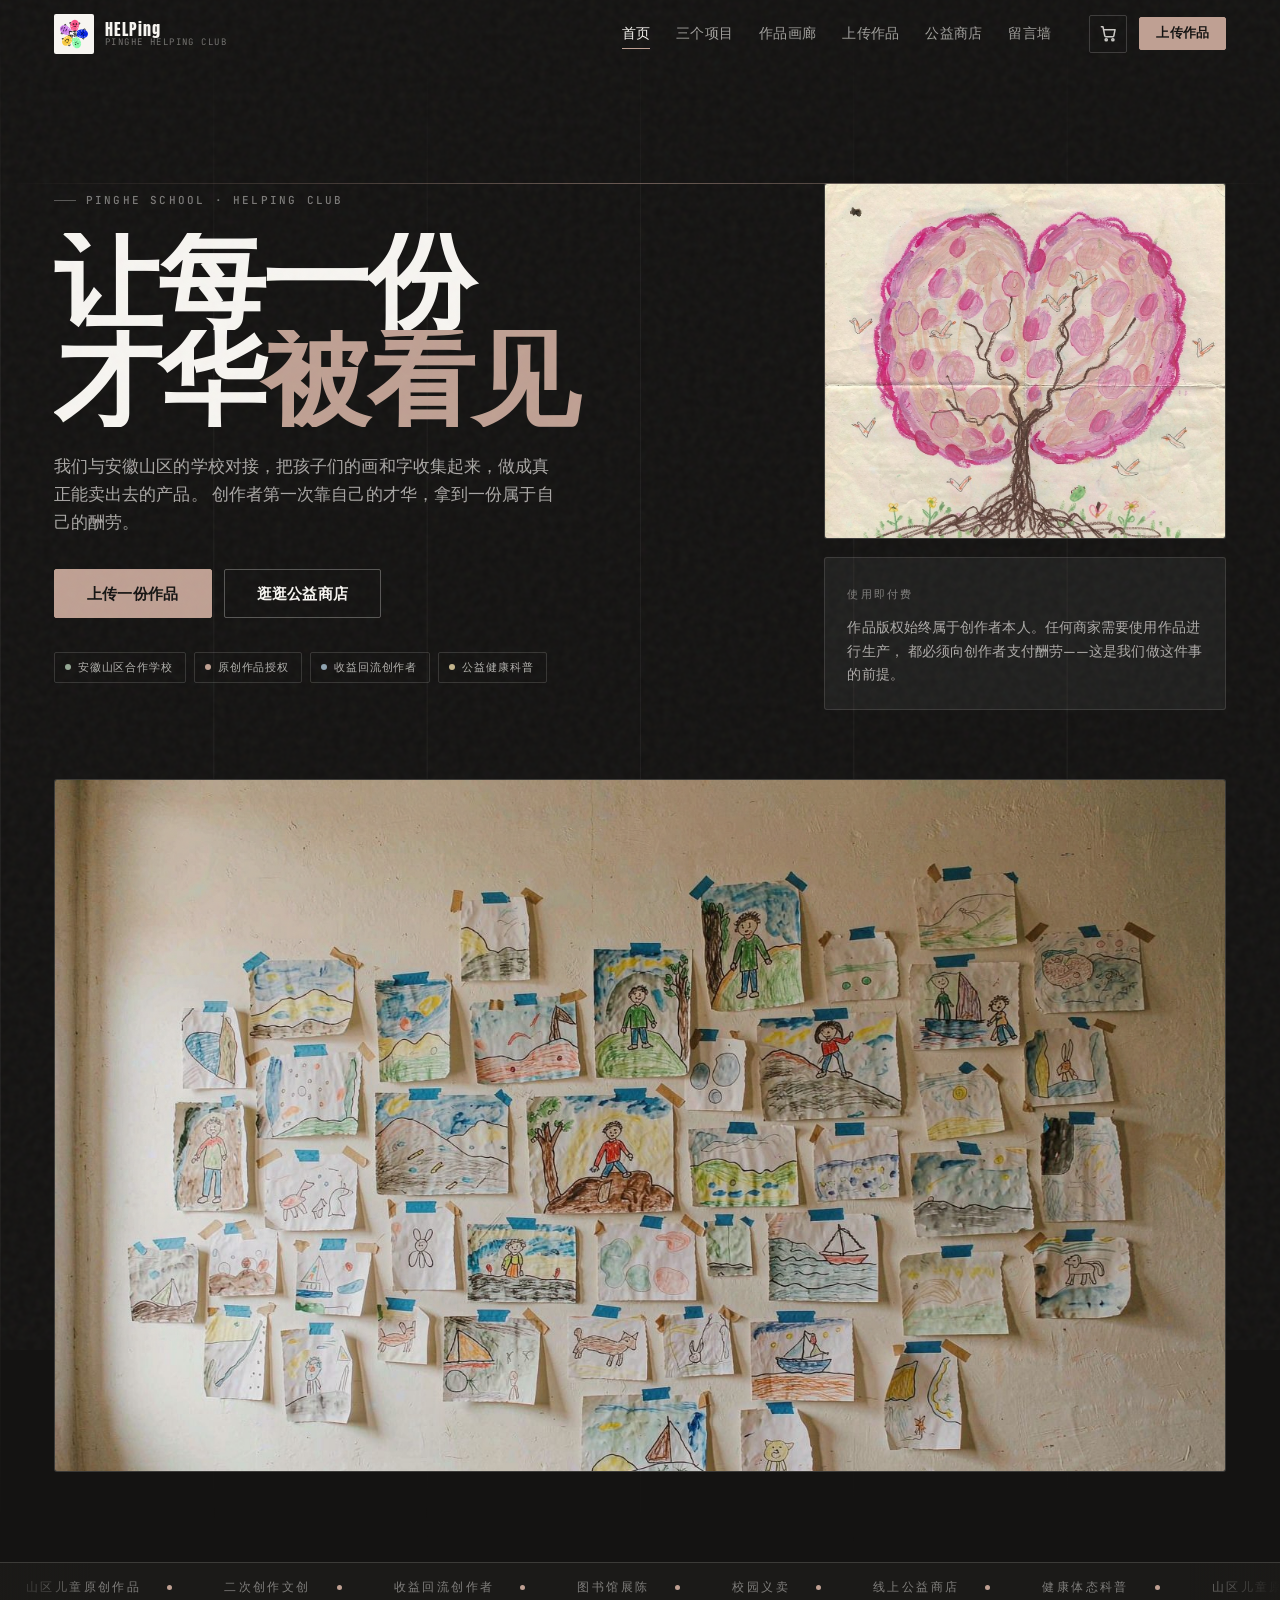
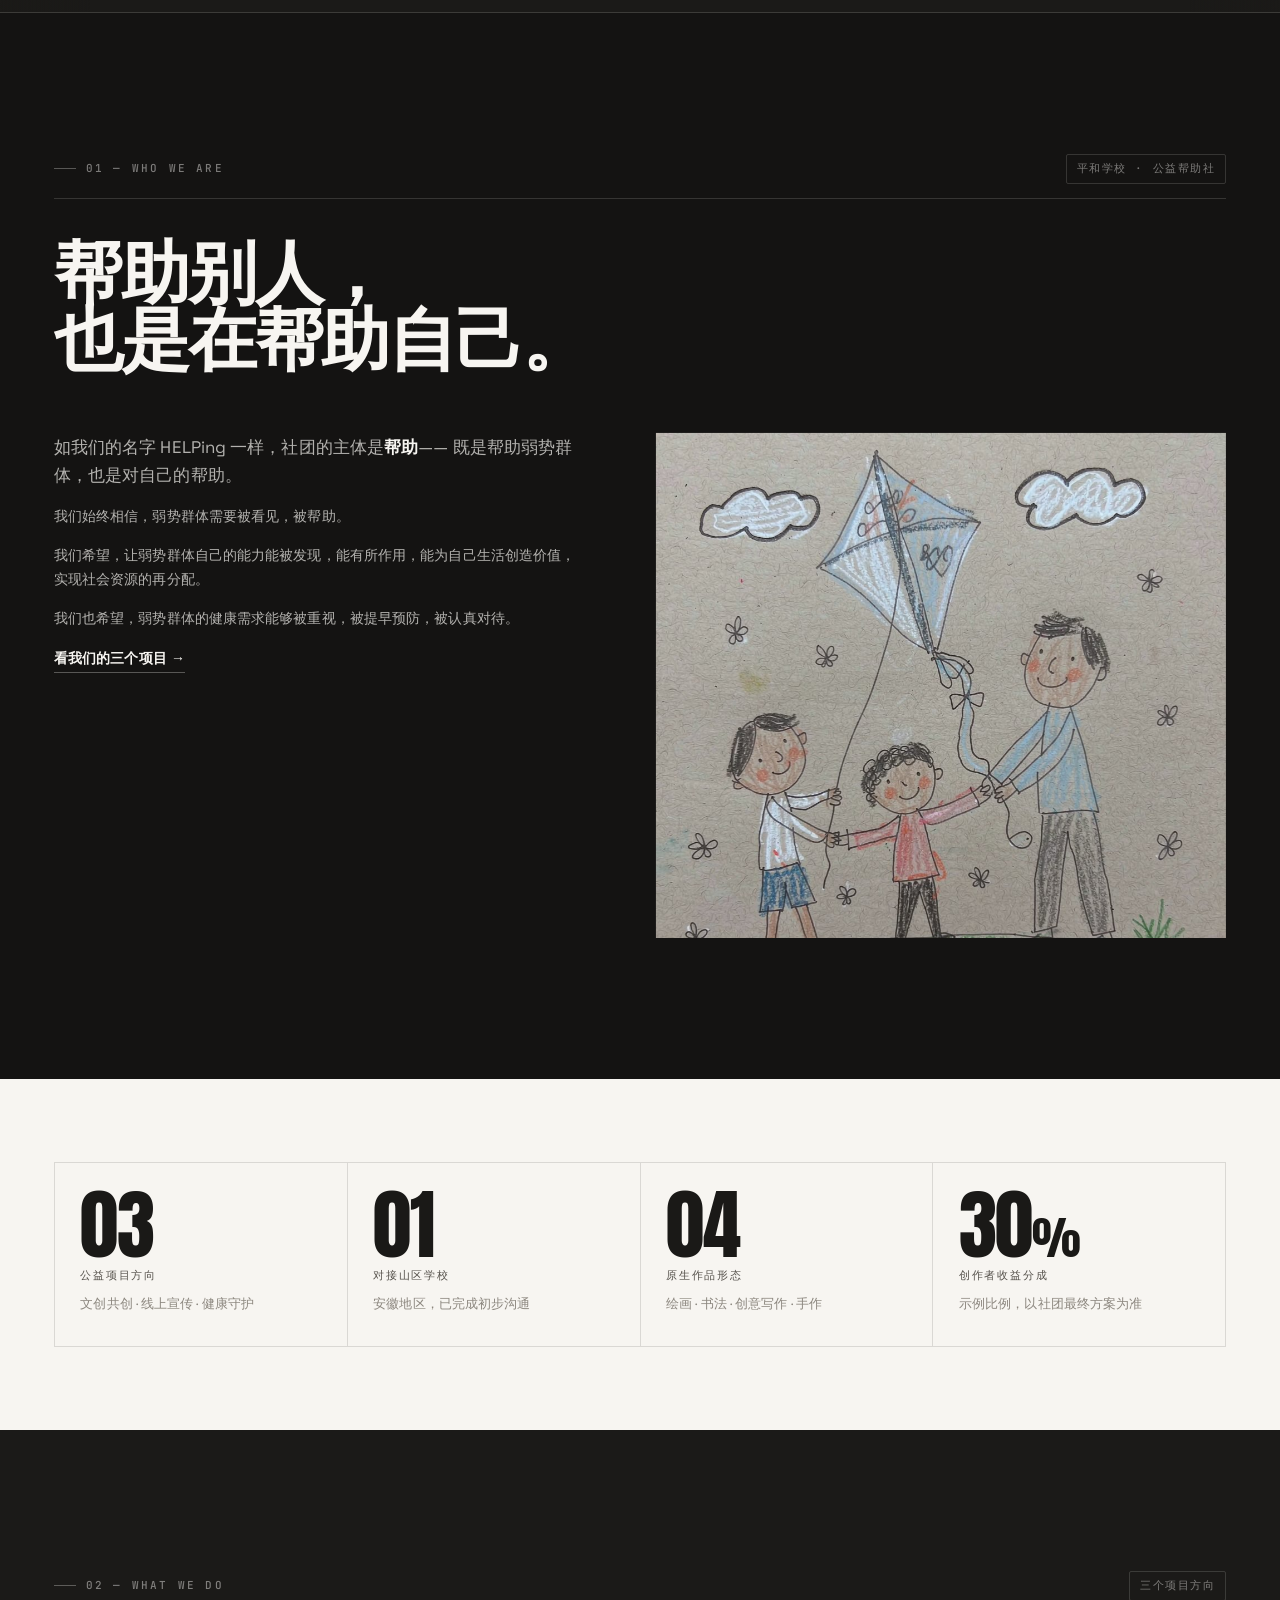
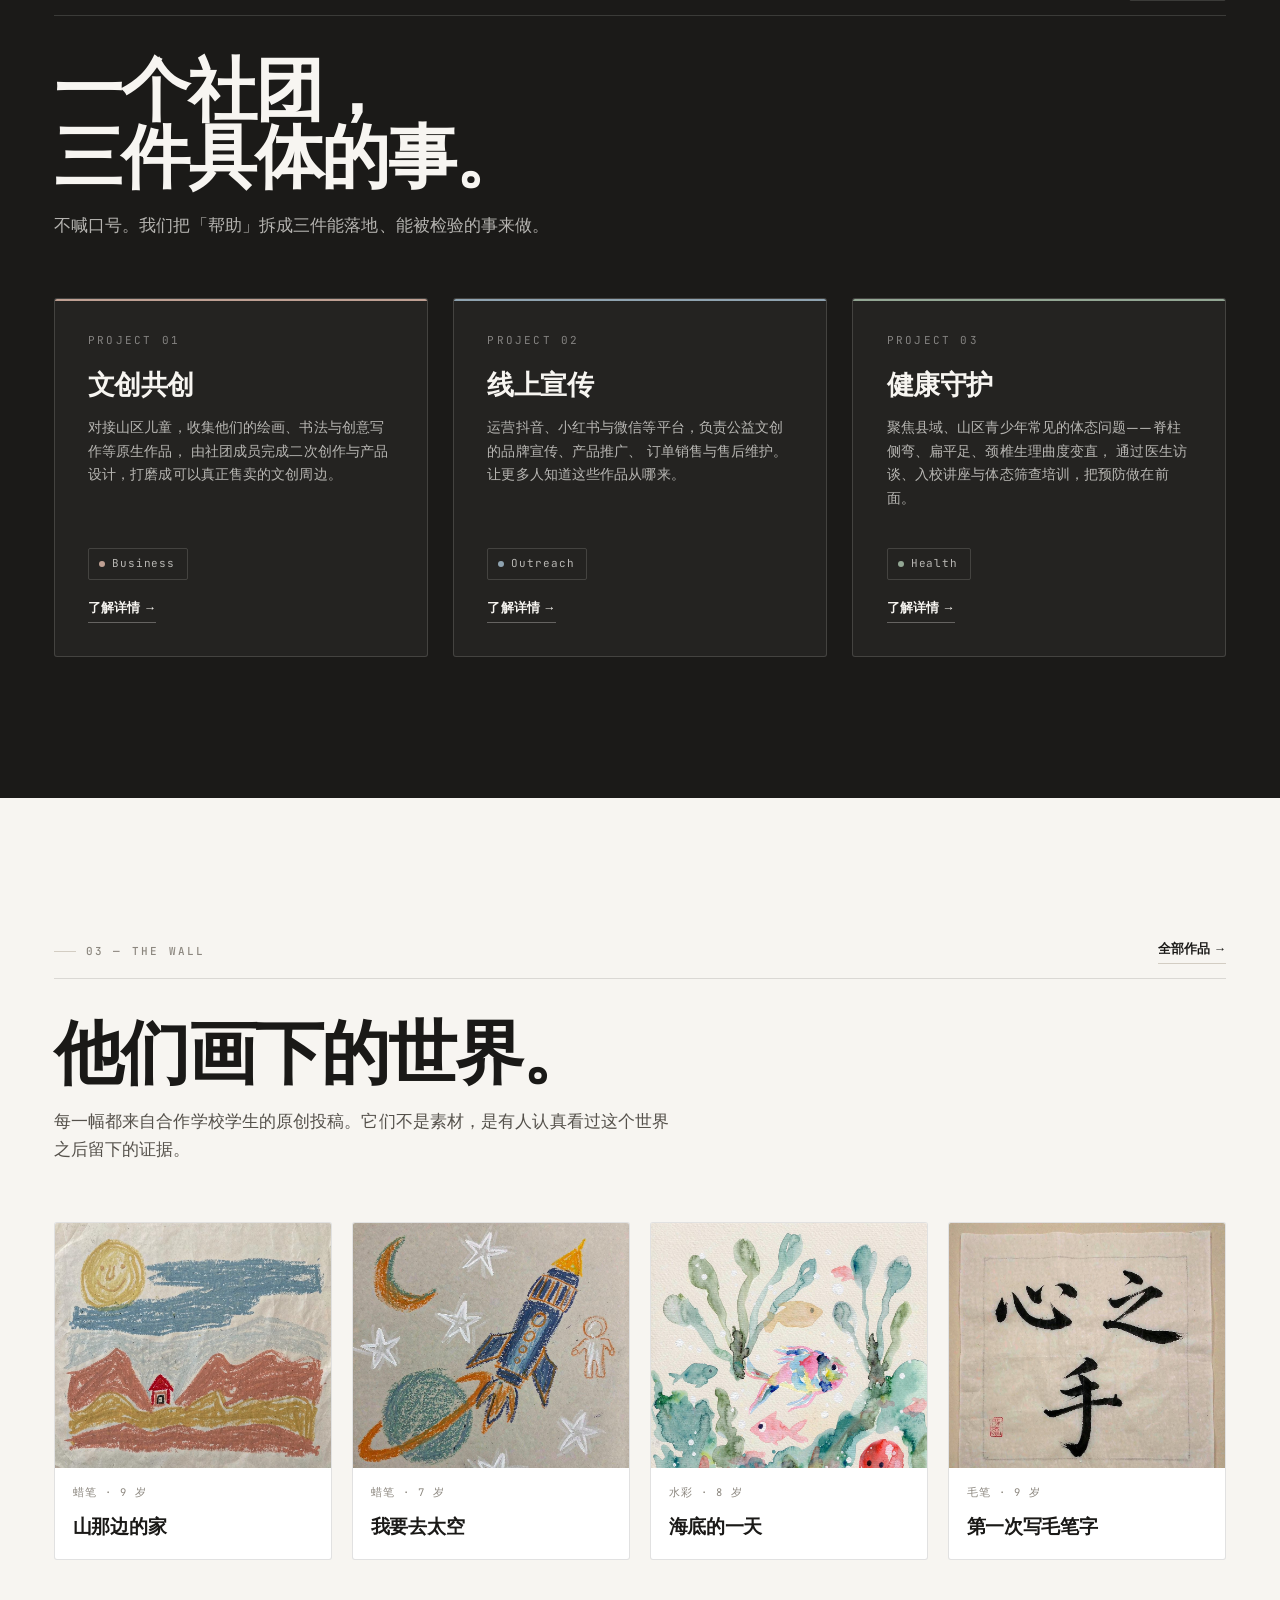
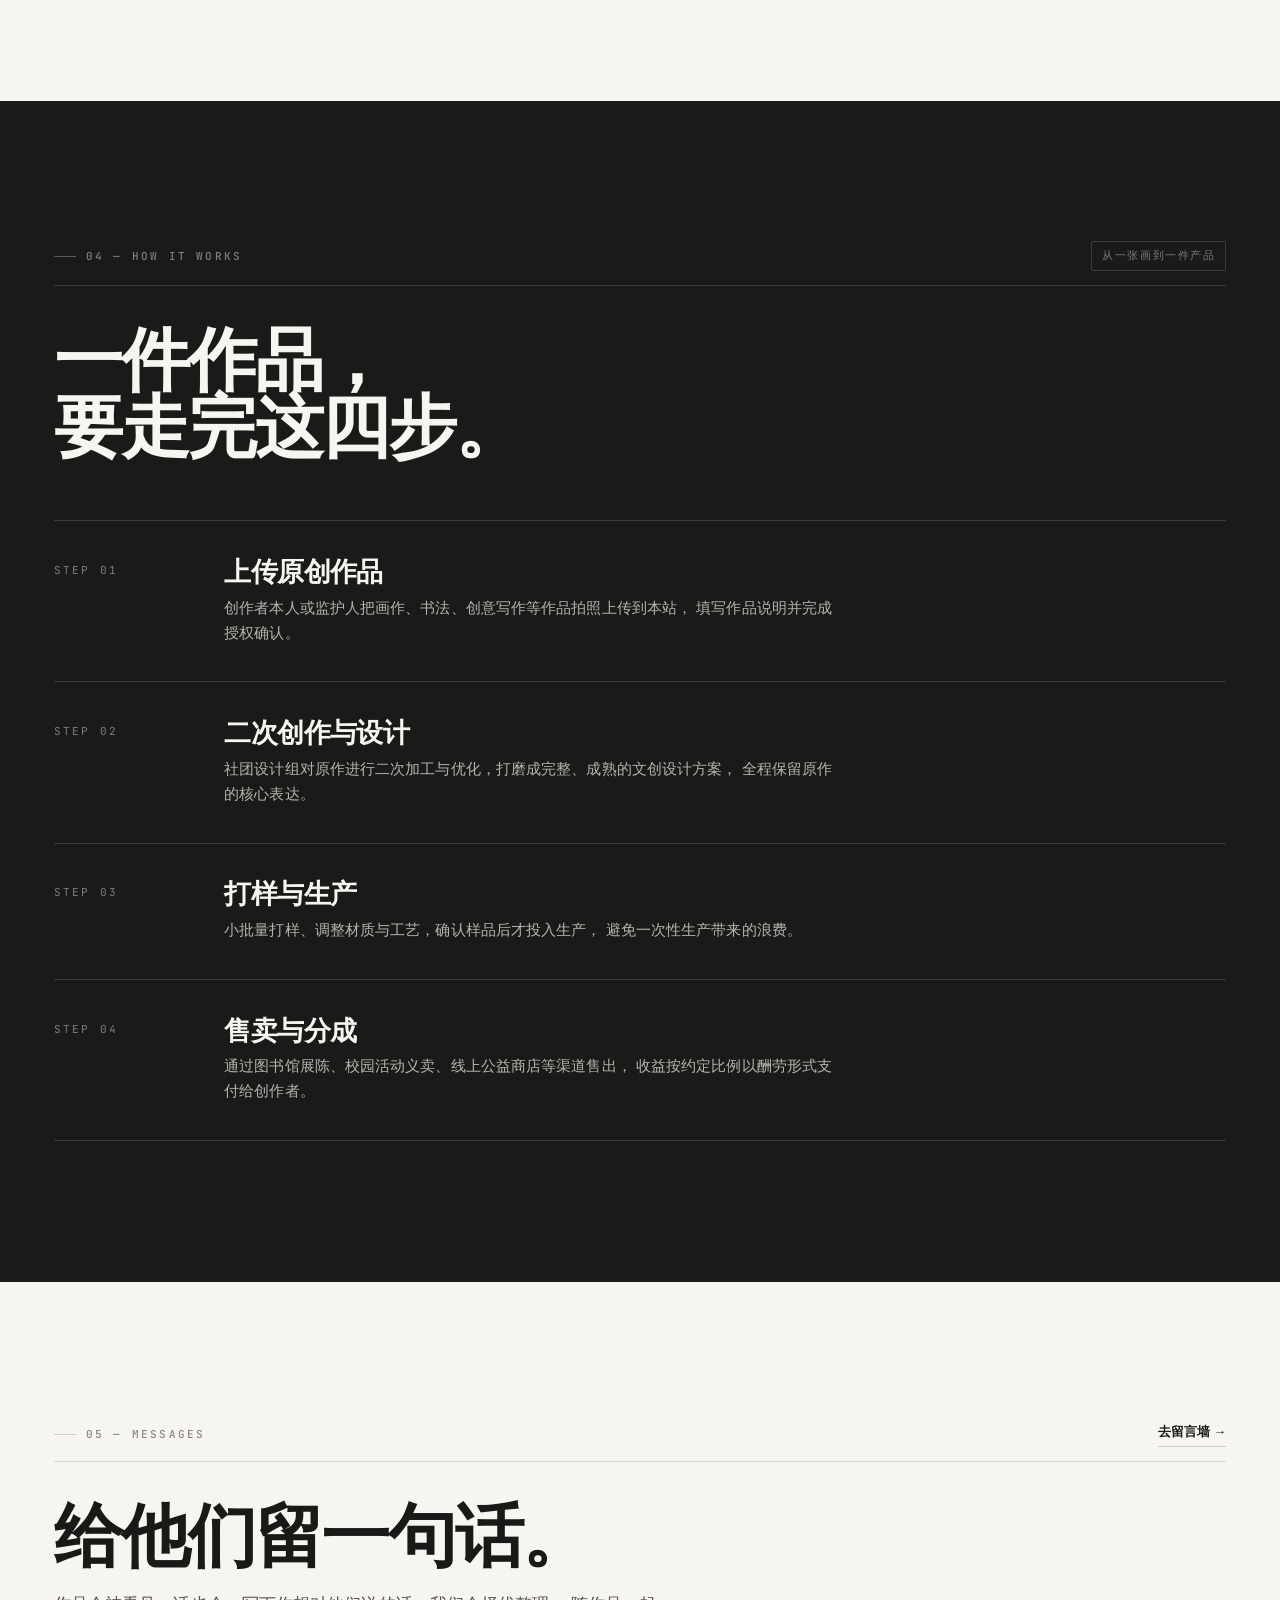
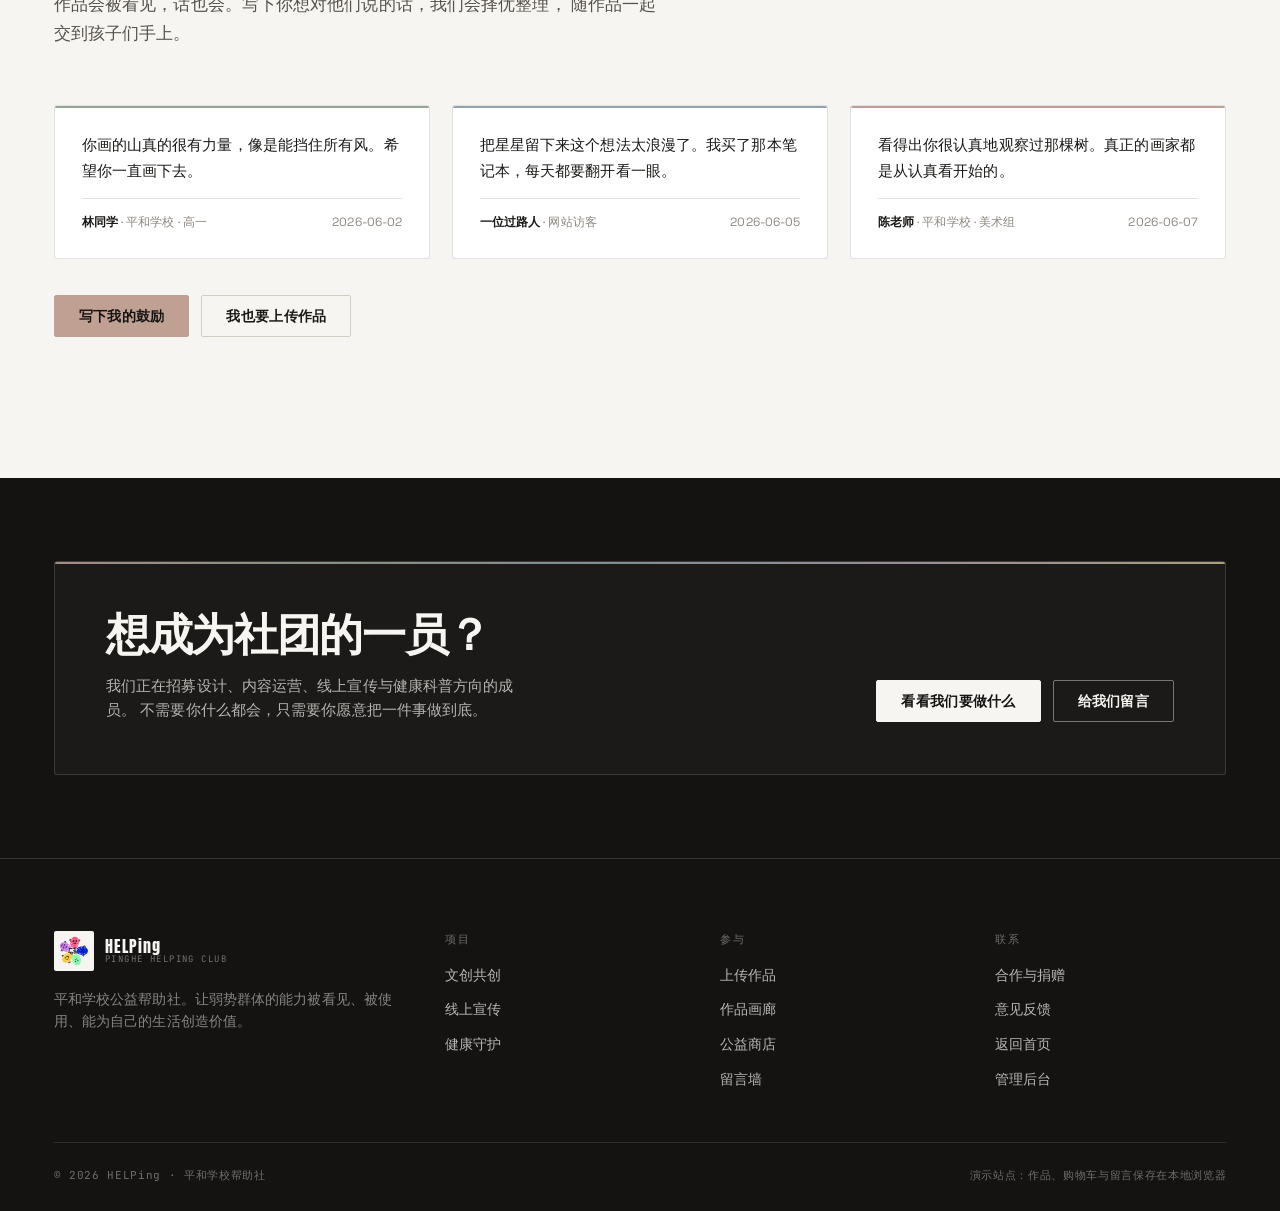
<file: index.html>
<!DOCTYPE html>
<html lang="zh-CN">
<head>
<meta charset="UTF-8">
<meta name="viewport" content="width=device-width, initial-scale=1">
<link rel="icon" type="image/png" sizes="64x64" href="assets/img/favicon.png">
<link rel="icon" type="image/png" sizes="32x32" href="assets/img/favicon-32.png">
<link rel="apple-touch-icon" href="assets/img/favicon-180.png">
<title>HELPing · 平和学校帮助社 | 让每一份才华被看见</title>
<meta name="description" content="HELPing 是平和学校的公益帮助社。我们收集山区儿童的原创画作与书法，二次创作成文创产品并售卖，让创作者靠自己的才华获得酬劳。">
<link rel="preload" as="image" href="assets/img/hero-wall.jpg">
<link rel="stylesheet" href="assets/css/style.css">
<link rel="preload" href="assets/fonts/anton-latin-400-normal.woff2" as="font" type="font/woff2" crossorigin>
</head>
<body class="grain">

<!-- ============================== 顶栏 ============================== -->
<header class="header" data-header>
  <div class="shell header__inner">
    <a class="brand" href="index.html" aria-label="HELPing 首页">
      <span class="brand__mark"><img src="assets/img/badge.png" alt="" width="34" height="34" decoding="async"></span>
      <span class="brand__text">
        <span class="brand__name">HELPing</span>
        <span class="brand__sub">Pinghe Helping Club</span>
      </span>
    </a>

    <nav class="nav" aria-label="主导航">
      <a class="nav__link" href="index.html" aria-current="page">首页</a>
      <a class="nav__link" href="projects.html">三个项目</a>
      <a class="nav__link" href="gallery.html">作品画廊</a>
      <a class="nav__link" href="upload.html">上传作品</a>
      <a class="nav__link" href="shop.html">公益商店</a>
      <a class="nav__link" href="messages.html">留言墙</a>
    </nav>

    <div class="header__actions">
      <button class="cart-btn" type="button" data-cart-open aria-label="打开购物车">
        <svg viewBox="0 0 20 20" fill="none" stroke="currentColor" stroke-width="1.6" stroke-linecap="round" stroke-linejoin="round" aria-hidden="true">
          <path d="M2.5 3h1.7l1.9 9.5a1 1 0 0 0 1 .8h7.5a1 1 0 0 0 1-.8L16.9 6H5.3"/>
          <circle cx="7.6" cy="16.6" r="1.15"/><circle cx="14.6" cy="16.6" r="1.15"/>
        </svg>
        <span class="cart-count" data-cart-count hidden>0</span>
      </button>
      <a class="btn btn--sm header__cta" href="upload.html">上传作品</a>
      <button class="burger" type="button" data-burger aria-label="打开菜单" aria-expanded="false">
        <span></span><span></span><span></span>
      </button>
    </div>
  </div>
</header>

<div class="drawer" data-drawer>
  <a class="drawer__link" href="index.html">首页 <span>HOME</span></a>
  <a class="drawer__link" href="projects.html">三个项目 <span>PROJECTS</span></a>
  <a class="drawer__link" href="gallery.html">作品画廊 <span>GALLERY</span></a>
  <a class="drawer__link" href="upload.html">上传作品 <span>UPLOAD</span></a>
  <a class="drawer__link" href="shop.html">公益商店 <span>SHOP</span></a>
  <a class="drawer__link" href="messages.html">留言墙 <span>MESSAGES</span></a>
  <div class="drawer__foot">
    <a class="btn btn--block" href="upload.html">上传一份原创作品</a>
    <a class="btn btn--ghost btn--block" href="shop.html">逛逛公益商店</a>
  </div>
</div>

<main>

  <!-- ============================== Hero ============================== -->
  <section class="hero">
    <span class="scanline" aria-hidden="true"></span>
    <div class="shell">
      <div class="hero__grid">
        <div>
          <span class="eyebrow">Pinghe School · Helping Club</span>
          <h1 class="display hero__title">
            <span class="rise-line"><span>让每一份</span></span>
            <span class="rise-line"><span>才华<em>被看见</em></span></span>
          </h1>
          <p class="lede hero__lede">
            我们与安徽山区的学校对接，把孩子们的画和字收集起来，做成真正能卖出去的产品。
            创作者第一次靠自己的才华，拿到一份属于自己的酬劳。
          </p>
          <div class="btn-row" style="margin-top:32px">
            <a class="btn btn--lg" href="upload.html">上传一份作品</a>
            <a class="btn btn--ghost btn--lg" href="shop.html">逛逛公益商店</a>
          </div>
          <div class="hero__meta">
            <span class="tag tag--sage">安徽山区合作学校</span>
            <span class="tag tag--clay">原创作品授权</span>
            <span class="tag tag--mist">收益回流创作者</span>
            <span class="tag tag--sand">公益健康科普</span>
          </div>
        </div>

        <aside class="hero__aside">
          <figure class="hero__figure">
            <img src="assets/img/art-03.jpg" alt="山区儿童原创画作《开花的树》" width="1024" height="907">
          </figure>
          <div class="panel" style="padding:22px">
            <span class="eyebrow eyebrow--plain">使用即付费</span>
            <p class="small" style="margin-top:10px;color:var(--ink-2)">
              作品版权始终属于创作者本人。任何商家需要使用作品进行生产，
              都必须向创作者支付酬劳——这是我们做这件事的前提。
            </p>
          </div>
        </aside>
      </div>
    </div>

    <div class="shell">
      <figure class="hero__band">
        <img src="assets/img/hero-wall.jpg" alt="贴在墙上的儿童原创画作" width="1536" height="907">
      </figure>
    </div>
  </section>

  <!-- ============================== 跑马灯 ============================== -->
  <div class="marquee" aria-hidden="true">
    <div class="marquee__track" data-marquee>
      <span class="marquee__item">山区儿童原创作品</span>
      <span class="marquee__item">二次创作文创</span>
      <span class="marquee__item">收益回流创作者</span>
      <span class="marquee__item">图书馆展陈</span>
      <span class="marquee__item">校园义卖</span>
      <span class="marquee__item">线上公益商店</span>
      <span class="marquee__item">健康体态科普</span>
    </div>
  </div>

  <!-- ============================== 01 我们是谁 ============================== -->
  <section class="section" id="about">
    <div class="shell">
      <div class="section-head" data-reveal>
        <div class="section-head__top">
          <span class="eyebrow">01 — Who we are</span>
          <span class="num-badge">平和学校 · 公益帮助社</span>
        </div>
        <div class="section-head__body">
          <h2 class="h1">帮助别人，<br>也是在帮助自己。</h2>
        </div>
      </div>

      <div class="split">
        <div class="stack" data-reveal>
          <p class="lede">
            如我们的名字 HELPing 一样，社团的主体是<strong>帮助</strong>——
            既是帮助弱势群体，也是对自己的帮助。
          </p>
          <p class="small muted">
            我们始终相信，弱势群体需要被看见，被帮助。
          </p>
          <p class="small muted">
            我们希望，让弱势群体自己的能力能被发现，能有所作用，能为自己生活创造价值，
            实现社会资源的再分配。
          </p>
          <p class="small muted">
            我们也希望，弱势群体的健康需求能够被重视，被提早预防，被认真对待。
          </p>
          <div class="btn-row">
            <a class="link-arrow" href="projects.html">看我们的三个项目 →</a>
          </div>
        </div>

        <figure class="split__media" data-reveal data-reveal-delay="120">
          <img src="assets/img/art-04.jpg" alt="儿童原创画作《一起放风筝》" width="1024" height="907" loading="lazy">
        </figure>
      </div>
    </div>
  </section>

  <!-- ============================== 数据 ============================== -->
  <section class="section--tight section--paper">
    <div class="shell">
      <div class="stats" data-reveal>
        <div class="stat">
          <div class="stat__num">03</div>
          <div class="stat__label">公益项目方向</div>
          <div class="stat__note">文创共创 · 线上宣传 · 健康守护</div>
        </div>
        <div class="stat">
          <div class="stat__num">01</div>
          <div class="stat__label">对接山区学校</div>
          <div class="stat__note">安徽地区，已完成初步沟通</div>
        </div>
        <div class="stat">
          <div class="stat__num">04</div>
          <div class="stat__label">原生作品形态</div>
          <div class="stat__note">绘画 · 书法 · 创意写作 · 手作</div>
        </div>
        <div class="stat">
          <div class="stat__num">30<span style="font-size:.6em">%</span></div>
          <div class="stat__label">创作者收益分成</div>
          <div class="stat__note">示例比例，以社团最终方案为准</div>
        </div>
      </div>
    </div>
  </section>

  <!-- ============================== 02 三个项目 ============================== -->
  <section class="section section--alt" id="projects">
    <div class="shell">
      <div class="section-head" data-reveal>
        <div class="section-head__top">
          <span class="eyebrow">02 — What we do</span>
          <span class="num-badge">三个项目方向</span>
        </div>
        <div class="section-head__body">
          <h2 class="h1">一个社团，<br>三件具体的事。</h2>
          <p class="lede" style="margin-top:20px">
            不喊口号。我们把「帮助」拆成三件能落地、能被检验的事来做。
          </p>
        </div>
      </div>

      <div class="grid grid--3">
        <article class="project" data-reveal>
          <span class="project__idx">PROJECT 01</span>
          <span class="project__accent" style="background:var(--clay)"></span>
          <h3 class="h3">文创共创</h3>
          <p class="small muted">
            对接山区儿童，收集他们的绘画、书法与创意写作等原生作品，
            由社团成员完成二次创作与产品设计，打磨成可以真正售卖的文创周边。
          </p>
          <div class="project__foot">
            <span class="tag tag--clay">Business</span>
            <div style="margin-top:14px"><a class="link-arrow small" href="projects.html#business">了解详情 →</a></div>
          </div>
        </article>

        <article class="project" data-reveal data-reveal-delay="90">
          <span class="project__idx">PROJECT 02</span>
          <span class="project__accent" style="background:var(--mist)"></span>
          <h3 class="h3">线上宣传</h3>
          <p class="small muted">
            运营抖音、小红书与微信等平台，负责公益文创的品牌宣传、产品推广、
            订单销售与售后维护。让更多人知道这些作品从哪来。
          </p>
          <div class="project__foot">
            <span class="tag tag--mist">Outreach</span>
            <div style="margin-top:14px"><a class="link-arrow small" href="projects.html#outreach">了解详情 →</a></div>
          </div>
        </article>

        <article class="project" data-reveal data-reveal-delay="180">
          <span class="project__idx">PROJECT 03</span>
          <span class="project__accent" style="background:var(--sage)"></span>
          <h3 class="h3">健康守护</h3>
          <p class="small muted">
            聚焦县域、山区青少年常见的体态问题——脊柱侧弯、扁平足、颈椎生理曲度变直，
            通过医生访谈、入校讲座与体态筛查培训，把预防做在前面。
          </p>
          <div class="project__foot">
            <span class="tag tag--sage">Health</span>
            <div style="margin-top:14px"><a class="link-arrow small" href="projects.html#health">了解详情 →</a></div>
          </div>
        </article>
      </div>
    </div>
  </section>

  <!-- ============================== 03 作品墙 ============================== -->
  <section class="section section--paper" id="wall">
    <div class="shell">
      <div class="section-head" data-reveal>
        <div class="section-head__top">
          <span class="eyebrow">03 — The wall</span>
          <a class="link-arrow small" href="gallery.html">全部作品 →</a>
        </div>
        <div class="section-head__body">
          <h2 class="h1">他们画下的世界。</h2>
          <p class="lede" style="margin-top:20px">
            每一幅都来自合作学校学生的原创投稿。它们不是素材，是有人认真看过这个世界之后留下的证据。
          </p>
        </div>
      </div>

      <div class="gallery-grid">
        <figure class="card" data-reveal>
          <div class="card__media"><img src="assets/img/art-01.jpg" alt="《山那边的家》蜡笔画" loading="lazy"></div>
          <figcaption class="card__body">
            <div class="card__kicker">蜡笔 · 9 岁</div>
            <div class="h4" style="margin-top:8px">山那边的家</div>
          </figcaption>
        </figure>
        <figure class="card" data-reveal data-reveal-delay="80">
          <div class="card__media"><img src="assets/img/art-06.jpg" alt="《我要去太空》蜡笔画" loading="lazy"></div>
          <figcaption class="card__body">
            <div class="card__kicker">蜡笔 · 7 岁</div>
            <div class="h4" style="margin-top:8px">我要去太空</div>
          </figcaption>
        </figure>
        <figure class="card" data-reveal data-reveal-delay="160">
          <div class="card__media"><img src="assets/img/art-07.jpg" alt="《海底的一天》水彩画" loading="lazy"></div>
          <figcaption class="card__body">
            <div class="card__kicker">水彩 · 8 岁</div>
            <div class="h4" style="margin-top:8px">海底的一天</div>
          </figcaption>
        </figure>
        <figure class="card" data-reveal data-reveal-delay="240">
          <div class="card__media"><img src="assets/img/art-05.jpg" alt="儿童毛笔书法习作" loading="lazy"></div>
          <figcaption class="card__body">
            <div class="card__kicker">毛笔 · 9 岁</div>
            <div class="h4" style="margin-top:8px">第一次写毛笔字</div>
          </figcaption>
        </figure>
      </div>
    </div>
  </section>

  <!-- ============================== 04 参与方式 ============================== -->
  <section class="section section--alt" id="how">
    <div class="shell">
      <div class="section-head" data-reveal>
        <div class="section-head__top">
          <span class="eyebrow">04 — How it works</span>
          <span class="num-badge">从一张画到一件产品</span>
        </div>
        <div class="section-head__body">
          <h2 class="h1">一件作品，<br>要走完这四步。</h2>
        </div>
      </div>

      <div class="steps" data-reveal>
        <div class="step">
          <div class="step__idx">STEP 01</div>
          <div>
            <h3 class="h3 step__title">上传原创作品</h3>
            <p class="step__desc">
              创作者本人或监护人把画作、书法、创意写作等作品拍照上传到本站，
              填写作品说明并完成授权确认。
            </p>
          </div>
        </div>
        <div class="step">
          <div class="step__idx">STEP 02</div>
          <div>
            <h3 class="h3 step__title">二次创作与设计</h3>
            <p class="step__desc">
              社团设计组对原作进行二次加工与优化，打磨成完整、成熟的文创设计方案，
              全程保留原作的核心表达。
            </p>
          </div>
        </div>
        <div class="step">
          <div class="step__idx">STEP 03</div>
          <div>
            <h3 class="h3 step__title">打样与生产</h3>
            <p class="step__desc">
              小批量打样、调整材质与工艺，确认样品后才投入生产，
              避免一次性生产带来的浪费。
            </p>
          </div>
        </div>
        <div class="step">
          <div class="step__idx">STEP 04</div>
          <div>
            <h3 class="h3 step__title">售卖与分成</h3>
            <p class="step__desc">
              通过图书馆展陈、校园活动义卖、线上公益商店等渠道售出，
              收益按约定比例以酬劳形式支付给创作者。
            </p>
          </div>
        </div>
      </div>
    </div>
  </section>

  <!-- ============================== 05 留言墙 ============================== -->
  <section class="section section--paper" id="messages">
    <div class="shell">
      <div class="section-head" data-reveal>
        <div class="section-head__top">
          <span class="eyebrow">05 — Messages</span>
          <a class="link-arrow small" href="messages.html">去留言墙 →</a>
        </div>
        <div class="section-head__body">
          <h2 class="h1">给他们留一句话。</h2>
          <p class="lede" style="margin-top:20px">
            作品会被看见，话也会。写下你想对他们说的话，我们会择优整理，
            随作品一起交到孩子们手上。
          </p>
        </div>
      </div>

      <div class="msg-wall" id="messagePreview" data-reveal></div>

      <div class="btn-row" style="margin-top:36px">
        <a class="btn" href="messages.html">写下我的鼓励</a>
        <a class="btn btn--ghost" href="upload.html">我也要上传作品</a>
      </div>
    </div>
  </section>

  <!-- ============================== CTA ============================== -->
  <section class="section section--tight">
    <div class="shell">
      <div class="cta-band" data-reveal>
        <div>
          <h2 class="cta-band__title">想成为社团的一员？</h2>
          <p class="cta-band__desc">
            我们正在招募设计、内容运营、线上宣传与健康科普方向的成员。
            不需要你什么都会，只需要你愿意把一件事做到底。
          </p>
        </div>
        <div class="cta-band__actions">
          <a class="btn btn--light" href="projects.html">看看我们要做什么</a>
          <a class="btn btn--ghost-light" href="messages.html">给我们留言</a>
        </div>
      </div>
    </div>
  </section>

</main>

<!-- ============================== 页脚 ============================== -->
<footer class="footer">
  <div class="shell">
    <div class="footer__top">
      <div class="footer__brand">
        <a class="brand" href="index.html">
          <span class="brand__mark"><img src="assets/img/badge.png" alt="" width="34" height="34" decoding="async"></span>
          <span class="brand__text">
            <span class="brand__name">HELPing</span>
            <span class="brand__sub">Pinghe Helping Club</span>
          </span>
        </a>
        <p class="footer__desc">
          平和学校公益帮助社。让弱势群体的能力被看见、被使用、能为自己的生活创造价值。
        </p>
      </div>

      <div>
        <div class="footer__col-title">项目</div>
        <div class="footer__links">
          <a href="projects.html#business">文创共创</a>
          <a href="projects.html#outreach">线上宣传</a>
          <a href="projects.html#health">健康守护</a>
        </div>
      </div>

      <div>
        <div class="footer__col-title">参与</div>
        <div class="footer__links">
          <a href="upload.html">上传作品</a>
          <a href="gallery.html">作品画廊</a>
          <a href="shop.html">公益商店</a>
          <a href="messages.html">留言墙</a>
        </div>
      </div>

      <div>
        <div class="footer__col-title">联系</div>
        <div class="footer__links">
          <a href="projects.html#contact">合作与捐赠</a>
          <a href="messages.html">意见反馈</a>
          <a href="index.html">返回首页</a>
          <a href="admin.html">管理后台</a>
        </div>
      </div>
    </div>

    <div class="footer__bottom">
      <span>© <span data-year>2026</span> HELPing · 平和学校帮助社</span>
      <span>演示站点：作品、购物车与留言保存在本地浏览器</span>
    </div>
  </div>
</footer>

<!-- ============================== 购物车抽屉 ============================== -->
<div class="scrim" data-scrim></div>
<aside class="cart-panel" data-cart-panel aria-hidden="true" aria-label="购物车">
  <div class="cart-panel__head">
    <div>
      <div class="h4">购物车</div>
      <div class="tiny muted" data-cart-hint></div>
    </div>
    <button class="cart-btn" type="button" data-cart-close aria-label="关闭购物车">&times;</button>
  </div>
  <div class="cart-panel__body" data-cart-body></div>
  <div class="cart-panel__foot" data-cart-foot hidden></div>
</aside>

<script src="assets/js/store.js"></script>
<script src="assets/js/main.js"></script>
<script>
  /* 首页留言预览：取最新 3 条 */
  (function () {
    var el = document.getElementById('messagePreview');
    if (!el) return;
    var TONES = ['sage', 'mist', 'clay', 'sand', 'lilac'];
    el.innerHTML = HELP.messages.list().slice(0, 3).map(function (m, i) {
      var tone = m.tone || TONES[i % TONES.length];
      return '' +
        '<article class="note note--' + tone + '">' +
          '<p class="note__text">' + HELP.escapeHtml(m.text) + '</p>' +
          '<div class="note__foot">' +
            '<span><span class="note__who">' + HELP.escapeHtml(m.name || '匿名') + '</span>' +
            (m.role ? ' · ' + HELP.escapeHtml(m.role) : '') + '</span>' +
            '<span>' + HELP.escapeHtml(m.createdAt || '') + '</span>' +
          '</div>' +
        '</article>';
    }).join('');
  })();
</script>
</body>
</html>
</file>
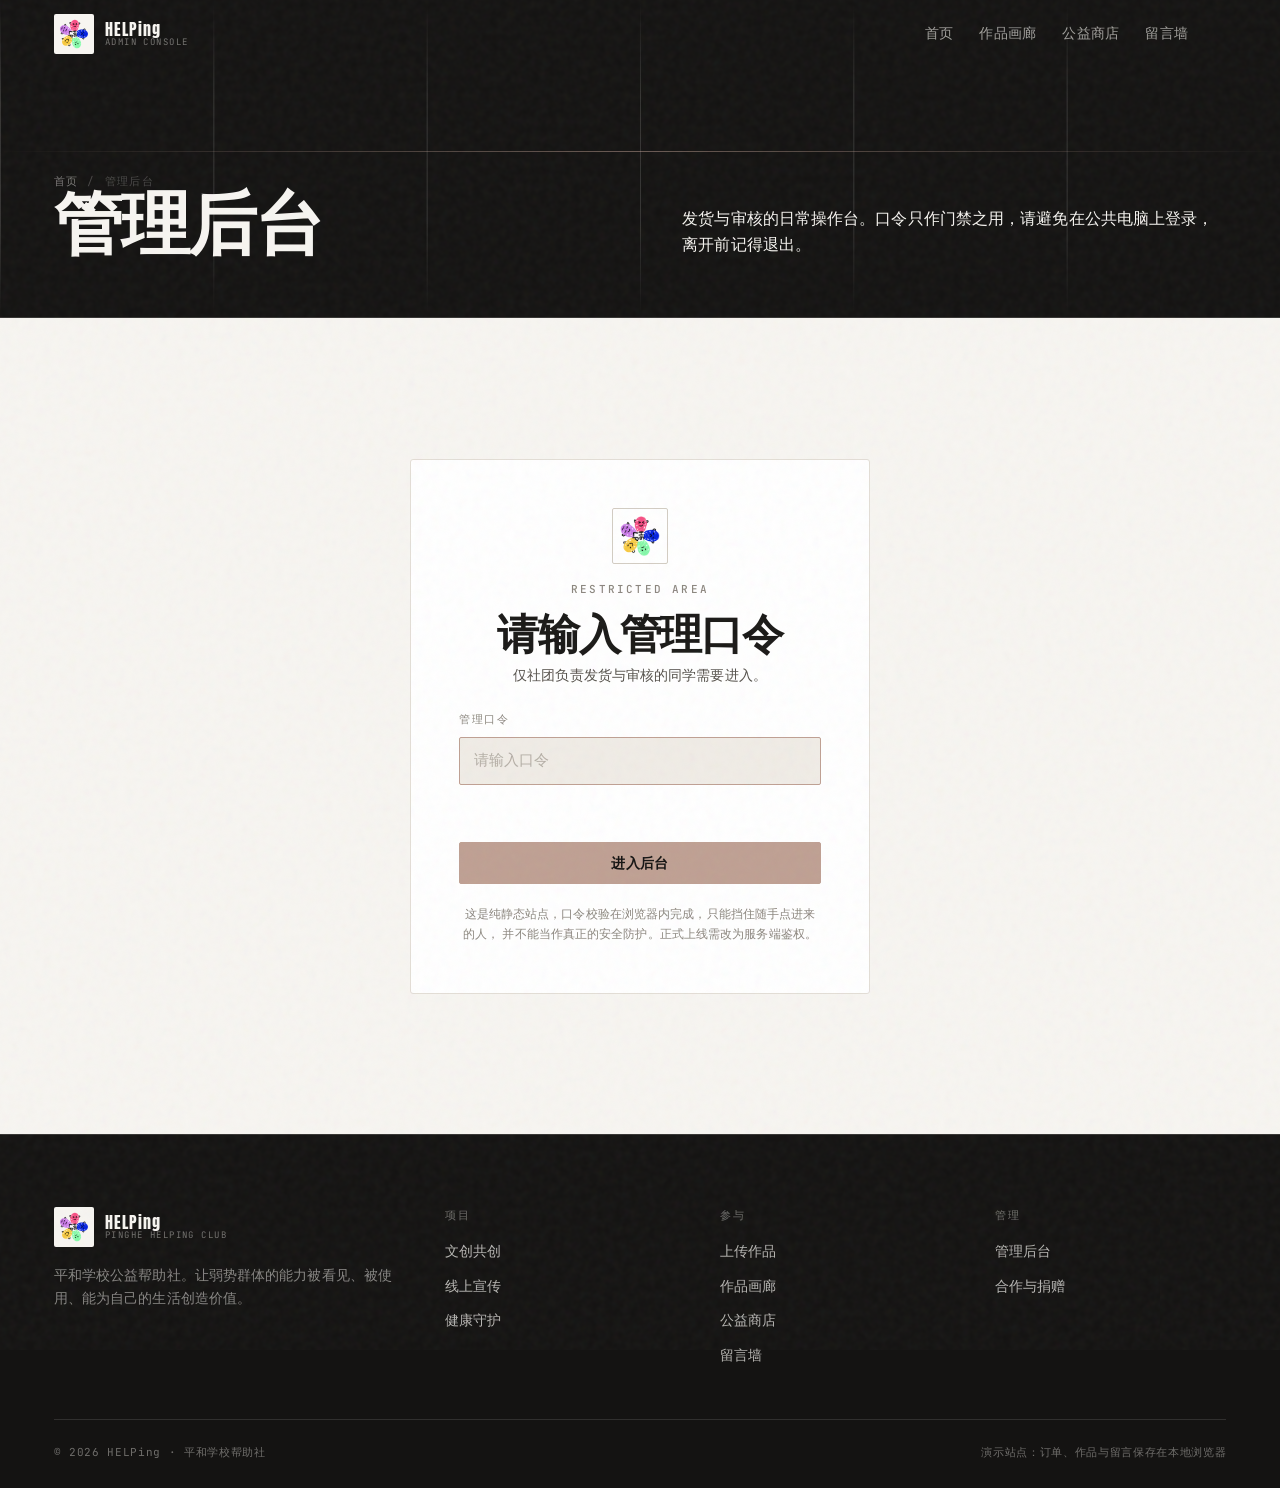
<file: admin.html>
<!DOCTYPE html>
<html lang="zh-CN">
<head>
<meta charset="UTF-8">
<meta name="viewport" content="width=device-width, initial-scale=1">
<link rel="icon" type="image/png" sizes="64x64" href="assets/img/favicon.png">
<link rel="icon" type="image/png" sizes="32x32" href="assets/img/favicon-32.png">
<link rel="apple-touch-icon" href="assets/img/favicon-180.png">
<title>管理后台 · HELPing 平和学校帮助社</title>
<meta name="robots" content="noindex, nofollow">
<link rel="stylesheet" href="assets/css/style.css">
<link rel="preload" href="assets/fonts/anton-latin-400-normal.woff2" as="font" type="font/woff2" crossorigin>
</head>
<body class="grain">

<header class="header" data-header>
  <div class="shell header__inner">
    <a class="brand" href="index.html" aria-label="HELPing 首页">
      <span class="brand__mark"><img src="assets/img/badge.png" alt="" width="34" height="34" decoding="async"></span>
      <span class="brand__text">
        <span class="brand__name">HELPing</span>
        <span class="brand__sub">Admin Console</span>
      </span>
    </a>
    <nav class="nav" aria-label="主导航">
      <a class="nav__link" href="index.html">首页</a>
      <a class="nav__link" href="gallery.html">作品画廊</a>
      <a class="nav__link" href="shop.html">公益商店</a>
      <a class="nav__link" href="messages.html">留言墙</a>
    </nav>
    <div class="header__actions">
      <button class="btn btn--ghost btn--sm" type="button" data-logout>退出登录</button>
      <button class="burger" type="button" data-burger aria-label="打开菜单" aria-expanded="false">
        <span></span><span></span><span></span>
      </button>
    </div>
  </div>
</header>

<div class="drawer" data-drawer>
  <a class="drawer__link" href="index.html">首页 <span>HOME</span></a>
  <a class="drawer__link" href="gallery.html">作品画廊 <span>GALLERY</span></a>
  <a class="drawer__link" href="shop.html">公益商店 <span>SHOP</span></a>
  <a class="drawer__link" href="messages.html">留言墙 <span>MESSAGES</span></a>
  <div class="drawer__foot">
    <button class="btn btn--block" type="button" data-logout>退出登录</button>
  </div>
</div>

<main>

  <section class="page-head">
    <span class="scanline" aria-hidden="true"></span>
    <div class="shell">
      <div class="page-head__row">
        <div>
          <nav class="breadcrumbs"><a href="index.html">首页</a><span>/</span><span>管理后台</span></nav>
          <h1 class="h1 page-head__title">管理后台</h1>
        </div>
        <p class="page-head__aside">
          发货与审核的日常操作台。口令只作门禁之用，请避免在公共电脑上登录，
          离开前记得退出。
        </p>
      </div>
    </div>
  </section>

  <!-- ============================ 口令门禁 ============================ -->
  <section class="section section--paper" data-admin-gate hidden>
    <div class="shell">
      <form class="adm-gate" data-gate-form>
        <span class="brand__mark adm-gate__mark">
          <img src="assets/img/badge.png" alt="" width="34" height="34" decoding="async">
        </span>
        <span class="eyebrow eyebrow--plain" style="margin-top:20px">Restricted area</span>
        <h2 class="h2" style="margin:12px 0 8px">请输入管理口令</h2>
        <p class="small muted" style="margin-bottom:24px">
          仅社团负责发货与审核的同学需要进入。
        </p>

        <div class="field">
          <label class="field__label" for="gate-pw">管理口令</label>
          <input class="input" id="gate-pw" name="password" type="password" data-gate-pw
                 autocomplete="current-password" placeholder="请输入口令" required>
        </div>

        <p class="tiny" data-gate-msg role="status" style="min-height:18px;margin-top:12px"></p>
        <p class="adm-gate__lock" data-gate-lock hidden role="alert"></p>

        <button class="btn btn--block" type="submit" style="margin-top:16px">进入后台</button>

        <p class="tiny muted" style="margin-top:20px;line-height:1.75">
          这是纯静态站点，口令校验在浏览器内完成，只能挡住随手点进来的人，
          并不能当作真正的安全防护。正式上线需改为服务端鉴权。
        </p>
      </form>
    </div>
  </section>

  <!-- ============================ 后台主体 ============================ -->
  <section class="section section--paper" data-admin-app hidden>
    <div class="shell">

      <div class="adm-tabs" role="tablist">
        <button class="adm-tab is-active" type="button" data-tab="overview" role="tab">概览</button>
        <button class="adm-tab" type="button" data-tab="orders" role="tab">发货管理</button>
        <button class="adm-tab" type="button" data-tab="review" role="tab">内容审核</button>
      </div>

      <!-- 概览 -->
      <div data-panel="overview"></div>

      <!-- 发货管理 -->
      <div data-panel="orders" hidden>
        <div class="adm-toolbar">
          <div class="filters" data-order-status></div>
        </div>
        <div class="adm-toolbar adm-toolbar--sub">
          <input class="input adm-search" type="search" data-orders-search
                 placeholder="搜索订单号 / 收货人 / 电话 / 地址 / 运单号" autocomplete="off">
          <span class="tiny muted"><b data-orders-count>0</b> 条</span>
        </div>
        <div class="adm-orders" data-orders></div>
      </div>

      <!-- 内容审核 -->
      <div data-panel="review" hidden>
        <div class="adm-toolbar">
          <div class="filters" data-review-kind></div>
        </div>
        <div class="adm-toolbar adm-toolbar--sub">
          <div class="filters" data-review-state></div>
          <span class="tiny muted"><b data-review-count>0</b> 条</span>
        </div>
        <div class="adm-reviews" data-review-list></div>
      </div>

    </div>
  </section>

</main>

<footer class="footer">
  <div class="shell">
    <div class="footer__top">
      <div class="footer__brand">
        <a class="brand" href="index.html">
          <span class="brand__mark"><img src="assets/img/badge.png" alt="" width="34" height="34" decoding="async"></span>
          <span class="brand__text">
            <span class="brand__name">HELPing</span>
            <span class="brand__sub">Pinghe Helping Club</span>
          </span>
        </a>
        <p class="footer__desc">
          平和学校公益帮助社。让弱势群体的能力被看见、被使用、能为自己的生活创造价值。
        </p>
      </div>
      <div>
        <div class="footer__col-title">项目</div>
        <div class="footer__links">
          <a href="projects.html#business">文创共创</a>
          <a href="projects.html#outreach">线上宣传</a>
          <a href="projects.html#health">健康守护</a>
        </div>
      </div>
      <div>
        <div class="footer__col-title">参与</div>
        <div class="footer__links">
          <a href="upload.html">上传作品</a>
          <a href="gallery.html">作品画廊</a>
          <a href="shop.html">公益商店</a>
          <a href="messages.html">留言墙</a>
        </div>
      </div>
      <div>
        <div class="footer__col-title">管理</div>
        <div class="footer__links">
          <a href="admin.html" aria-current="page">管理后台</a>
          <a href="projects.html#contact">合作与捐赠</a>
        </div>
      </div>
    </div>
    <div class="footer__bottom">
      <span>© <span data-year>2026</span> HELPing · 平和学校帮助社</span>
      <span>演示站点：订单、作品与留言保存在本地浏览器</span>
    </div>
  </div>
</footer>

<script src="assets/js/store.js"></script>
<script src="assets/js/main.js"></script>
<script src="assets/js/admin.js"></script>
</body>
</html>
</file>
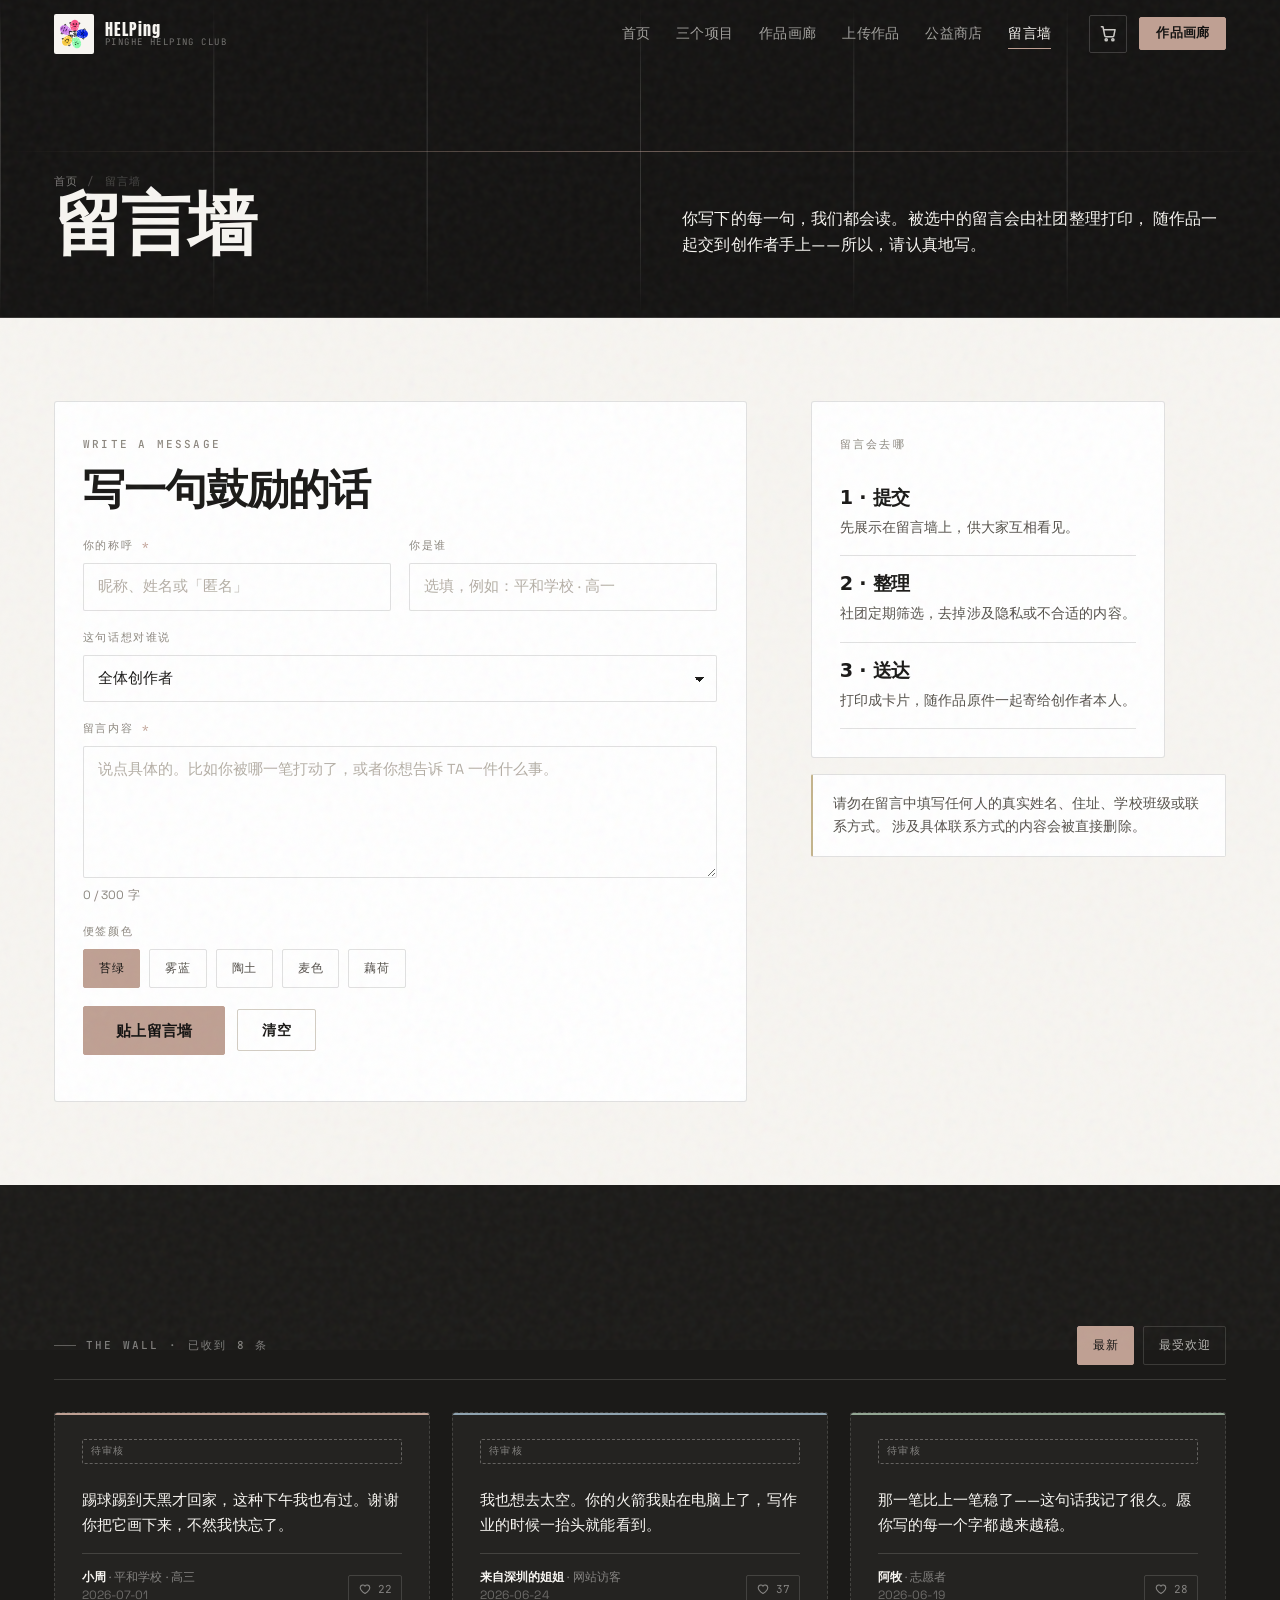
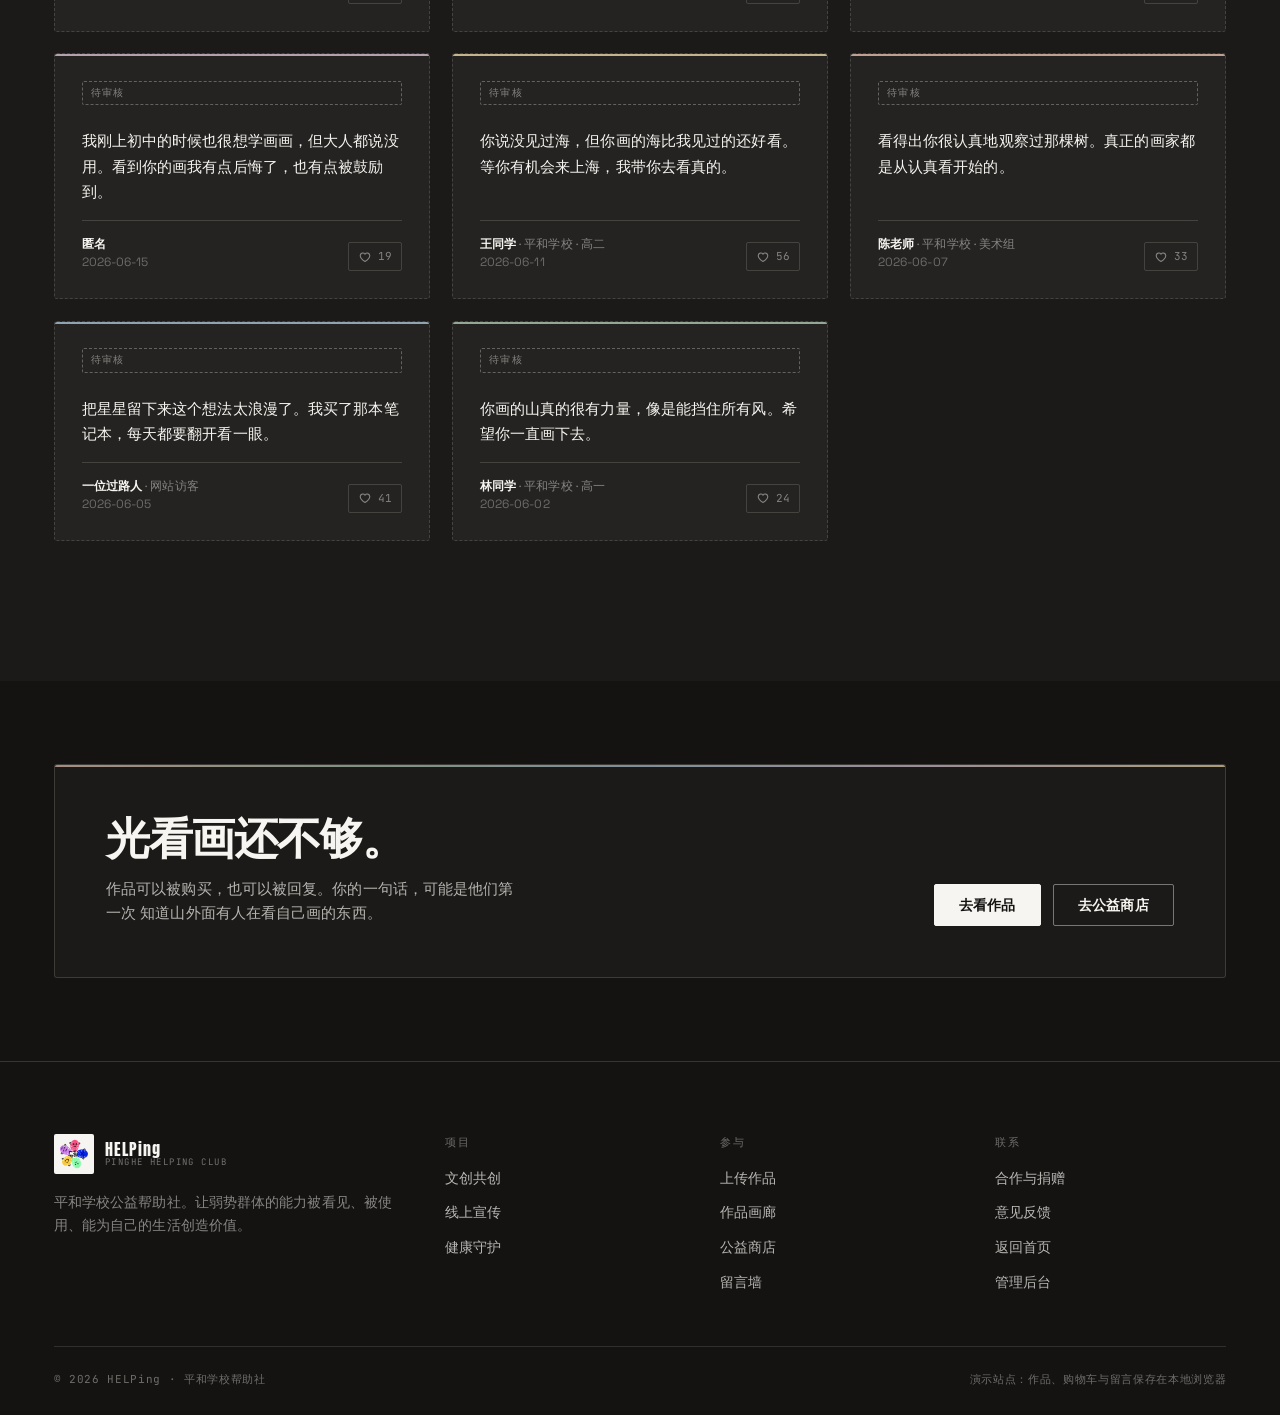
<file: messages.html>
<!DOCTYPE html>
<html lang="zh-CN">
<head>
<meta charset="UTF-8">
<meta name="viewport" content="width=device-width, initial-scale=1">
<link rel="icon" type="image/png" sizes="64x64" href="assets/img/favicon.png">
<link rel="icon" type="image/png" sizes="32x32" href="assets/img/favicon-32.png">
<link rel="apple-touch-icon" href="assets/img/favicon-180.png">
<title>留言墙 · HELPing 平和学校帮助社</title>
<meta name="description" content="给山区的小朋友写一句鼓励的话。留言会择优整理，随作品一起交到孩子们手上。">
<link rel="stylesheet" href="assets/css/style.css">
<link rel="preload" href="assets/fonts/anton-latin-400-normal.woff2" as="font" type="font/woff2" crossorigin>
</head>
<body class="grain">

<header class="header" data-header>
  <div class="shell header__inner">
    <a class="brand" href="index.html" aria-label="HELPing 首页">
      <span class="brand__mark"><img src="assets/img/badge.png" alt="" width="34" height="34" decoding="async"></span>
      <span class="brand__text">
        <span class="brand__name">HELPing</span>
        <span class="brand__sub">Pinghe Helping Club</span>
      </span>
    </a>
    <nav class="nav" aria-label="主导航">
      <a class="nav__link" href="index.html">首页</a>
      <a class="nav__link" href="projects.html">三个项目</a>
      <a class="nav__link" href="gallery.html">作品画廊</a>
      <a class="nav__link" href="upload.html">上传作品</a>
      <a class="nav__link" href="shop.html">公益商店</a>
      <a class="nav__link" href="messages.html" aria-current="page">留言墙</a>
    </nav>
    <div class="header__actions">
      <button class="cart-btn" type="button" data-cart-open aria-label="打开购物车">
        <svg viewBox="0 0 20 20" fill="none" stroke="currentColor" stroke-width="1.6" stroke-linecap="round" stroke-linejoin="round" aria-hidden="true">
          <path d="M2.5 3h1.7l1.9 9.5a1 1 0 0 0 1 .8h7.5a1 1 0 0 0 1-.8L16.9 6H5.3"/>
          <circle cx="7.6" cy="16.6" r="1.15"/><circle cx="14.6" cy="16.6" r="1.15"/>
        </svg>
        <span class="cart-count" data-cart-count hidden>0</span>
      </button>
      <a class="btn btn--sm header__cta" href="gallery.html">作品画廊</a>
      <button class="burger" type="button" data-burger aria-label="打开菜单" aria-expanded="false">
        <span></span><span></span><span></span>
      </button>
    </div>
  </div>
</header>

<div class="drawer" data-drawer>
  <a class="drawer__link" href="index.html">首页 <span>HOME</span></a>
  <a class="drawer__link" href="projects.html">三个项目 <span>PROJECTS</span></a>
  <a class="drawer__link" href="gallery.html">作品画廊 <span>GALLERY</span></a>
  <a class="drawer__link" href="upload.html">上传作品 <span>UPLOAD</span></a>
  <a class="drawer__link" href="shop.html">公益商店 <span>SHOP</span></a>
  <a class="drawer__link" href="messages.html">留言墙 <span>MESSAGES</span></a>
  <div class="drawer__foot">
    <a class="btn btn--block" href="gallery.html">先去看看他们的作品</a>
  </div>
</div>

<main>

  <section class="page-head">
    <span class="scanline" aria-hidden="true"></span>
    <div class="shell">
      <div class="page-head__row">
        <div>
          <nav class="breadcrumbs"><a href="index.html">首页</a><span>/</span><span>留言墙</span></nav>
          <h1 class="h1 page-head__title">留言墙</h1>
        </div>
        <p class="page-head__aside">
          你写下的每一句，我们都会读。被选中的留言会由社团整理打印，
          随作品一起交到创作者手上——所以，请认真地写。
        </p>
      </div>
    </div>
  </section>

  <!-- 写留言 -->
  <section class="section--paper section section--tight">
    <div class="shell">
      <div class="split" style="align-items:start;grid-template-columns:minmax(0,1.25fr) minmax(0,0.75fr)">

        <form class="panel" id="msgForm" data-reveal>
          <span class="eyebrow eyebrow--plain">Write a message</span>
          <h2 class="h2" style="margin:12px 0 26px">写一句鼓励的话</h2>

          <div class="form-grid">
            <div class="form-grid form-grid--2">
              <div class="field">
                <label class="field__label" for="m-name">你的称呼 <span class="field__req">*</span></label>
                <input class="input" id="m-name" name="name" type="text" maxlength="20" placeholder="昵称、姓名或「匿名」" required>
              </div>
              <div class="field">
                <label class="field__label" for="m-role">你是谁</label>
                <input class="input" id="m-role" name="role" type="text" maxlength="30" placeholder="选填，例如：平和学校 · 高一">
              </div>
            </div>

            <div class="field">
              <label class="field__label" for="m-target">这句话想对谁说</label>
              <select class="select" id="m-target" name="target" data-target></select>
            </div>

            <div class="field">
              <label class="field__label" for="m-text">留言内容 <span class="field__req">*</span></label>
              <textarea class="textarea" id="m-text" name="text" maxlength="300" placeholder="说点具体的。比如你被哪一笔打动了，或者你想告诉 TA 一件什么事。" required></textarea>
              <p class="field__hint"><span data-counter>0</span> / 300 字</p>
            </div>

            <div class="field">
              <span class="field__label">便签颜色</span>
              <div class="filters" data-tones>
                <button class="chip is-active" type="button" data-tone="sage">苔绿</button>
                <button class="chip" type="button" data-tone="mist">雾蓝</button>
                <button class="chip" type="button" data-tone="clay">陶土</button>
                <button class="chip" type="button" data-tone="sand">麦色</button>
                <button class="chip" type="button" data-tone="lilac">藕荷</button>
              </div>
            </div>

            <div class="btn-row">
              <button class="btn btn--lg" type="submit">贴上留言墙</button>
              <button class="btn btn--ghost" type="reset">清空</button>
            </div>
            <p class="field__hint" data-form-msg role="status"></p>
          </div>
        </form>

        <aside class="stack" data-reveal data-reveal-delay="120">
          <div class="panel panel--sticky">
            <span class="eyebrow eyebrow--plain">留言会去哪</span>
            <div class="steps" style="border-top:0;margin-top:14px">
              <div class="step" style="grid-template-columns:1fr;padding:16px 0">
                <div>
                  <div class="h4">1 · 提交</div>
                  <p class="small muted" style="margin-top:6px">先展示在留言墙上，供大家互相看见。</p>
                </div>
              </div>
              <div class="step" style="grid-template-columns:1fr;padding:16px 0">
                <div>
                  <div class="h4">2 · 整理</div>
                  <p class="small muted" style="margin-top:6px">社团定期筛选，去掉涉及隐私或不合适的内容。</p>
                </div>
              </div>
              <div class="step" style="grid-template-columns:1fr;padding:16px 0">
                <div>
                  <div class="h4">3 · 送达</div>
                  <p class="small muted" style="margin-top:6px">打印成卡片，随作品原件一起寄给创作者本人。</p>
                </div>
              </div>
            </div>
          </div>
          <div class="notice">
            请勿在留言中填写任何人的真实姓名、住址、学校班级或联系方式。
            涉及具体联系方式的内容会被直接删除。
          </div>
        </aside>
      </div>
    </div>
  </section>

  <!-- 留言墙 -->
  <section class="section section--alt">
    <div class="shell">
      <div class="section-head__top" style="margin-bottom:32px">
        <span class="eyebrow">The wall · <span data-total></span></span>
        <div class="filters">
          <button class="chip is-active" type="button" data-sort="new">最新</button>
          <button class="chip" type="button" data-sort="hot">最受欢迎</button>
        </div>
      </div>

      <div class="msg-wall" data-wall></div>
      <div class="empty-state" data-wall-empty hidden>还没有留言，来当第一个吧。</div>
    </div>
  </section>

  <section class="section section--tight">
    <div class="shell">
      <div class="cta-band" data-reveal>
        <div>
          <h2 class="cta-band__title">光看画还不够。</h2>
          <p class="cta-band__desc">
            作品可以被购买，也可以被回复。你的一句话，可能是他们第一次
            知道山外面有人在看自己画的东西。
          </p>
        </div>
        <div class="cta-band__actions">
          <a class="btn btn--light" href="gallery.html">去看作品</a>
          <a class="btn btn--ghost-light" href="shop.html">去公益商店</a>
        </div>
      </div>
    </div>
  </section>

</main>

<footer class="footer">
  <div class="shell">
    <div class="footer__top">
      <div class="footer__brand">
        <a class="brand" href="index.html">
          <span class="brand__mark"><img src="assets/img/badge.png" alt="" width="34" height="34" decoding="async"></span>
          <span class="brand__text">
            <span class="brand__name">HELPing</span>
            <span class="brand__sub">Pinghe Helping Club</span>
          </span>
        </a>
        <p class="footer__desc">
          平和学校公益帮助社。让弱势群体的能力被看见、被使用、能为自己的生活创造价值。
        </p>
      </div>
      <div>
        <div class="footer__col-title">项目</div>
        <div class="footer__links">
          <a href="projects.html#business">文创共创</a>
          <a href="projects.html#outreach">线上宣传</a>
          <a href="projects.html#health">健康守护</a>
        </div>
      </div>
      <div>
        <div class="footer__col-title">参与</div>
        <div class="footer__links">
          <a href="upload.html">上传作品</a>
          <a href="gallery.html">作品画廊</a>
          <a href="shop.html">公益商店</a>
          <a href="messages.html">留言墙</a>
        </div>
      </div>
      <div>
        <div class="footer__col-title">联系</div>
        <div class="footer__links">
          <a href="projects.html#contact">合作与捐赠</a>
          <a href="messages.html">意见反馈</a>
          <a href="index.html">返回首页</a>
          <a href="admin.html">管理后台</a>
        </div>
      </div>
    </div>
    <div class="footer__bottom">
      <span>© <span data-year>2026</span> HELPing · 平和学校帮助社</span>
      <span>演示站点：作品、购物车与留言保存在本地浏览器</span>
    </div>
  </div>
</footer>

<div class="scrim" data-scrim></div>
<aside class="cart-panel" data-cart-panel aria-hidden="true" aria-label="购物车">
  <div class="cart-panel__head">
    <div>
      <div class="h4">购物车</div>
      <div class="tiny muted" data-cart-hint></div>
    </div>
    <button class="cart-btn" type="button" data-cart-close aria-label="关闭购物车">&times;</button>
  </div>
  <div class="cart-panel__body" data-cart-body></div>
  <div class="cart-panel__foot" data-cart-foot hidden></div>
</aside>

<script src="assets/js/store.js"></script>
<script src="assets/js/main.js"></script>
<script src="assets/js/messages.js"></script>
</body>
</html>
</file>
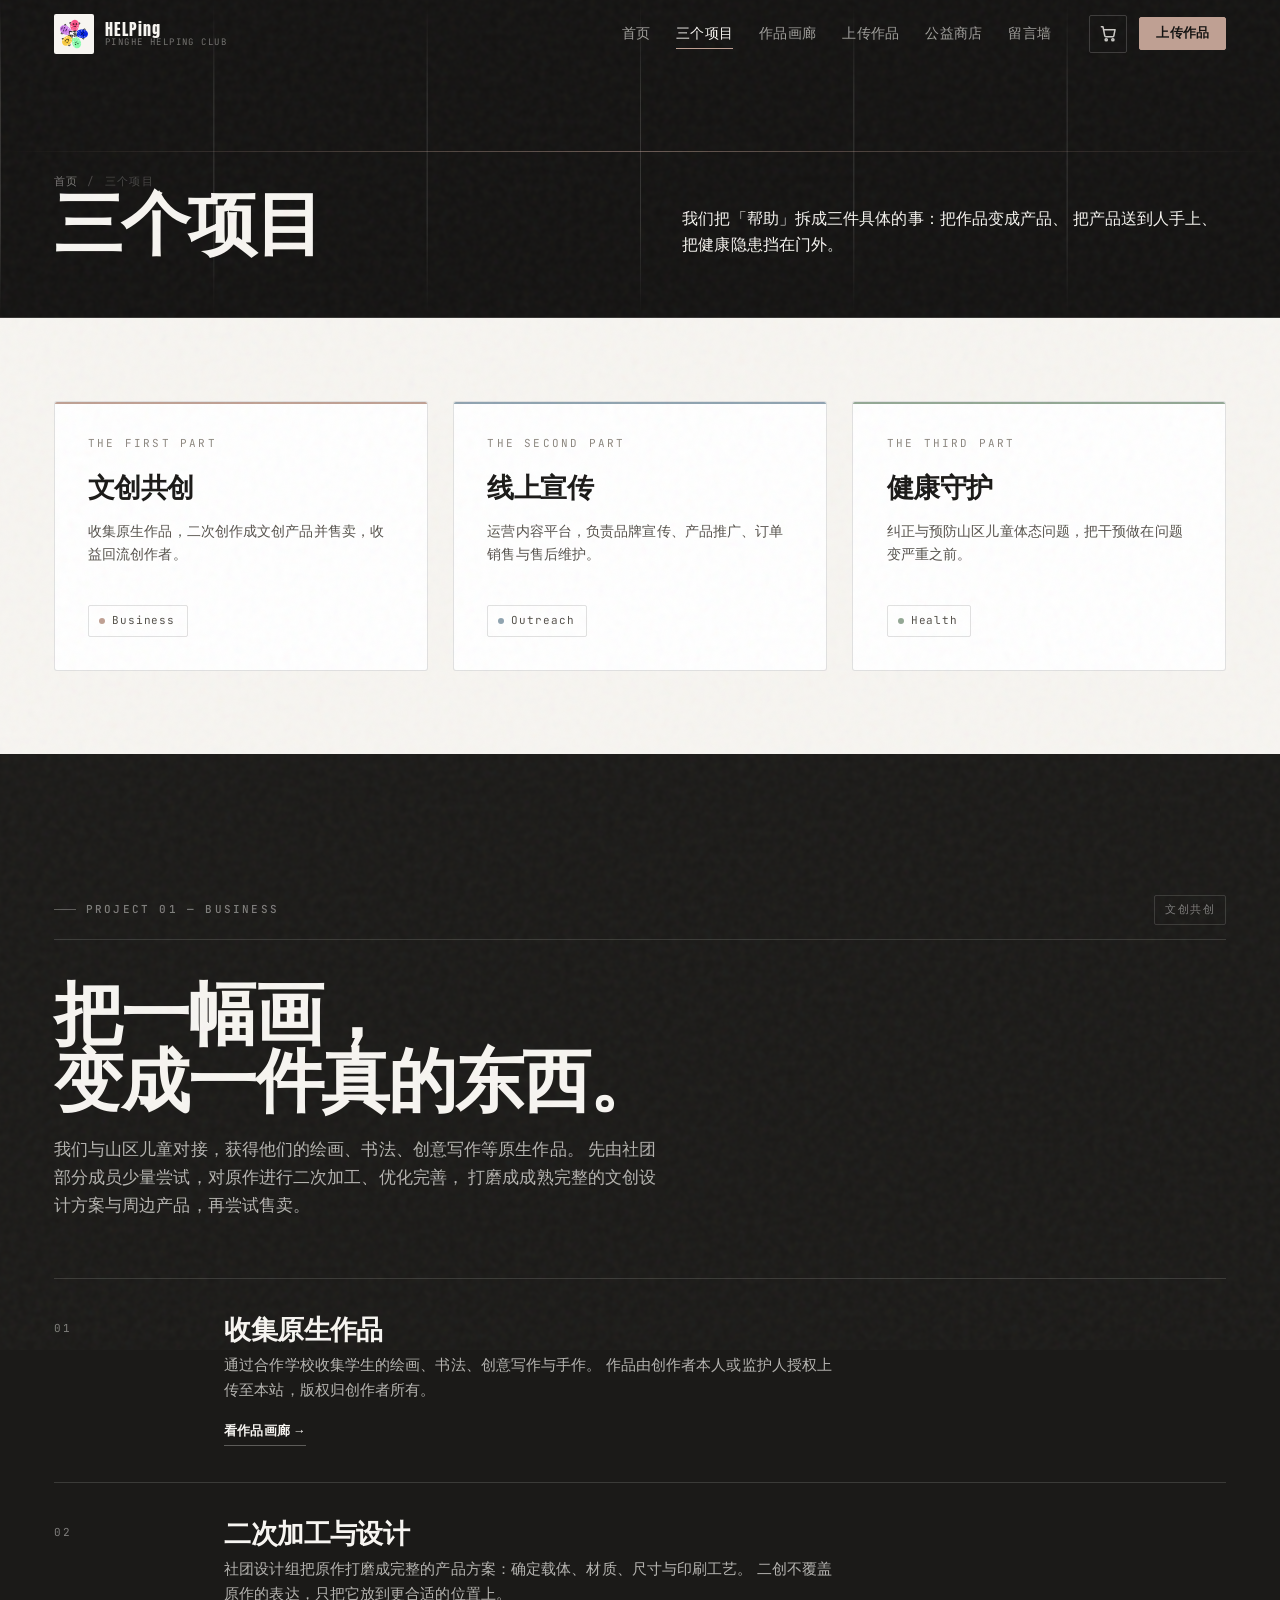
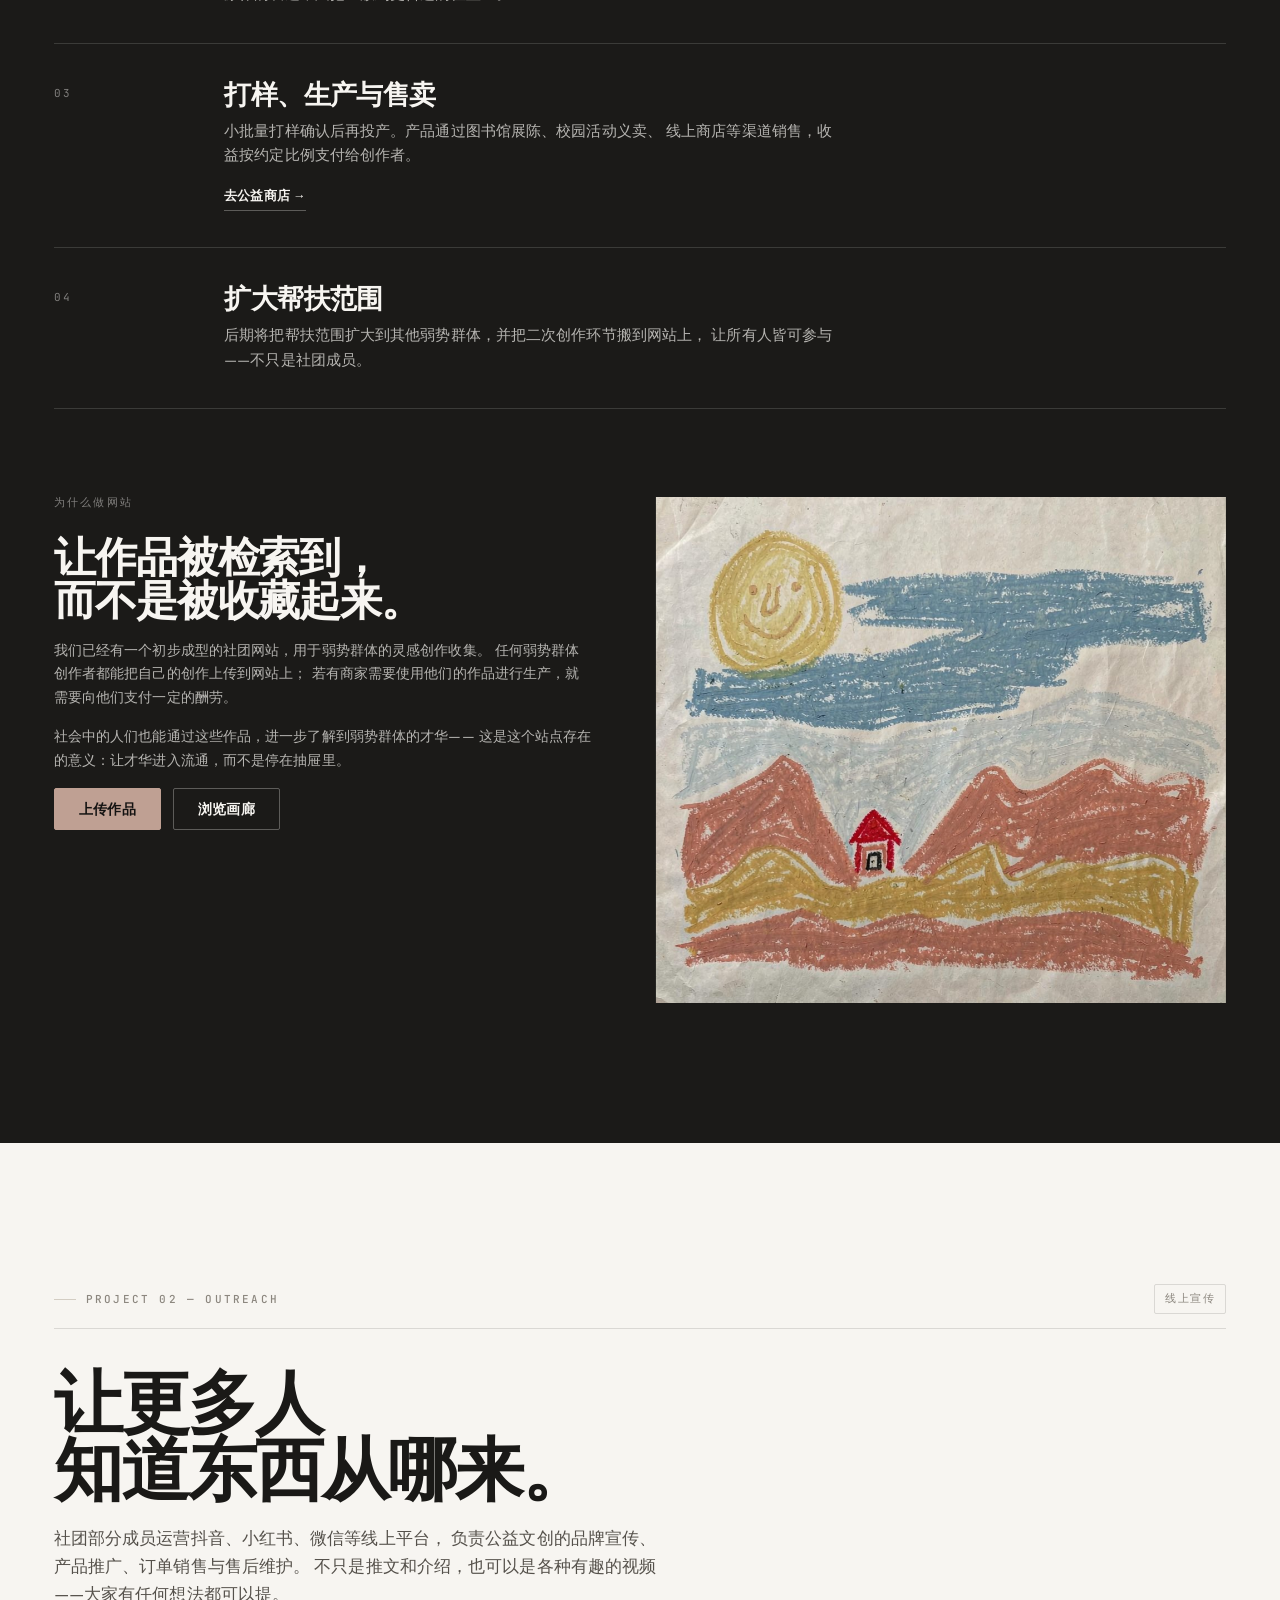
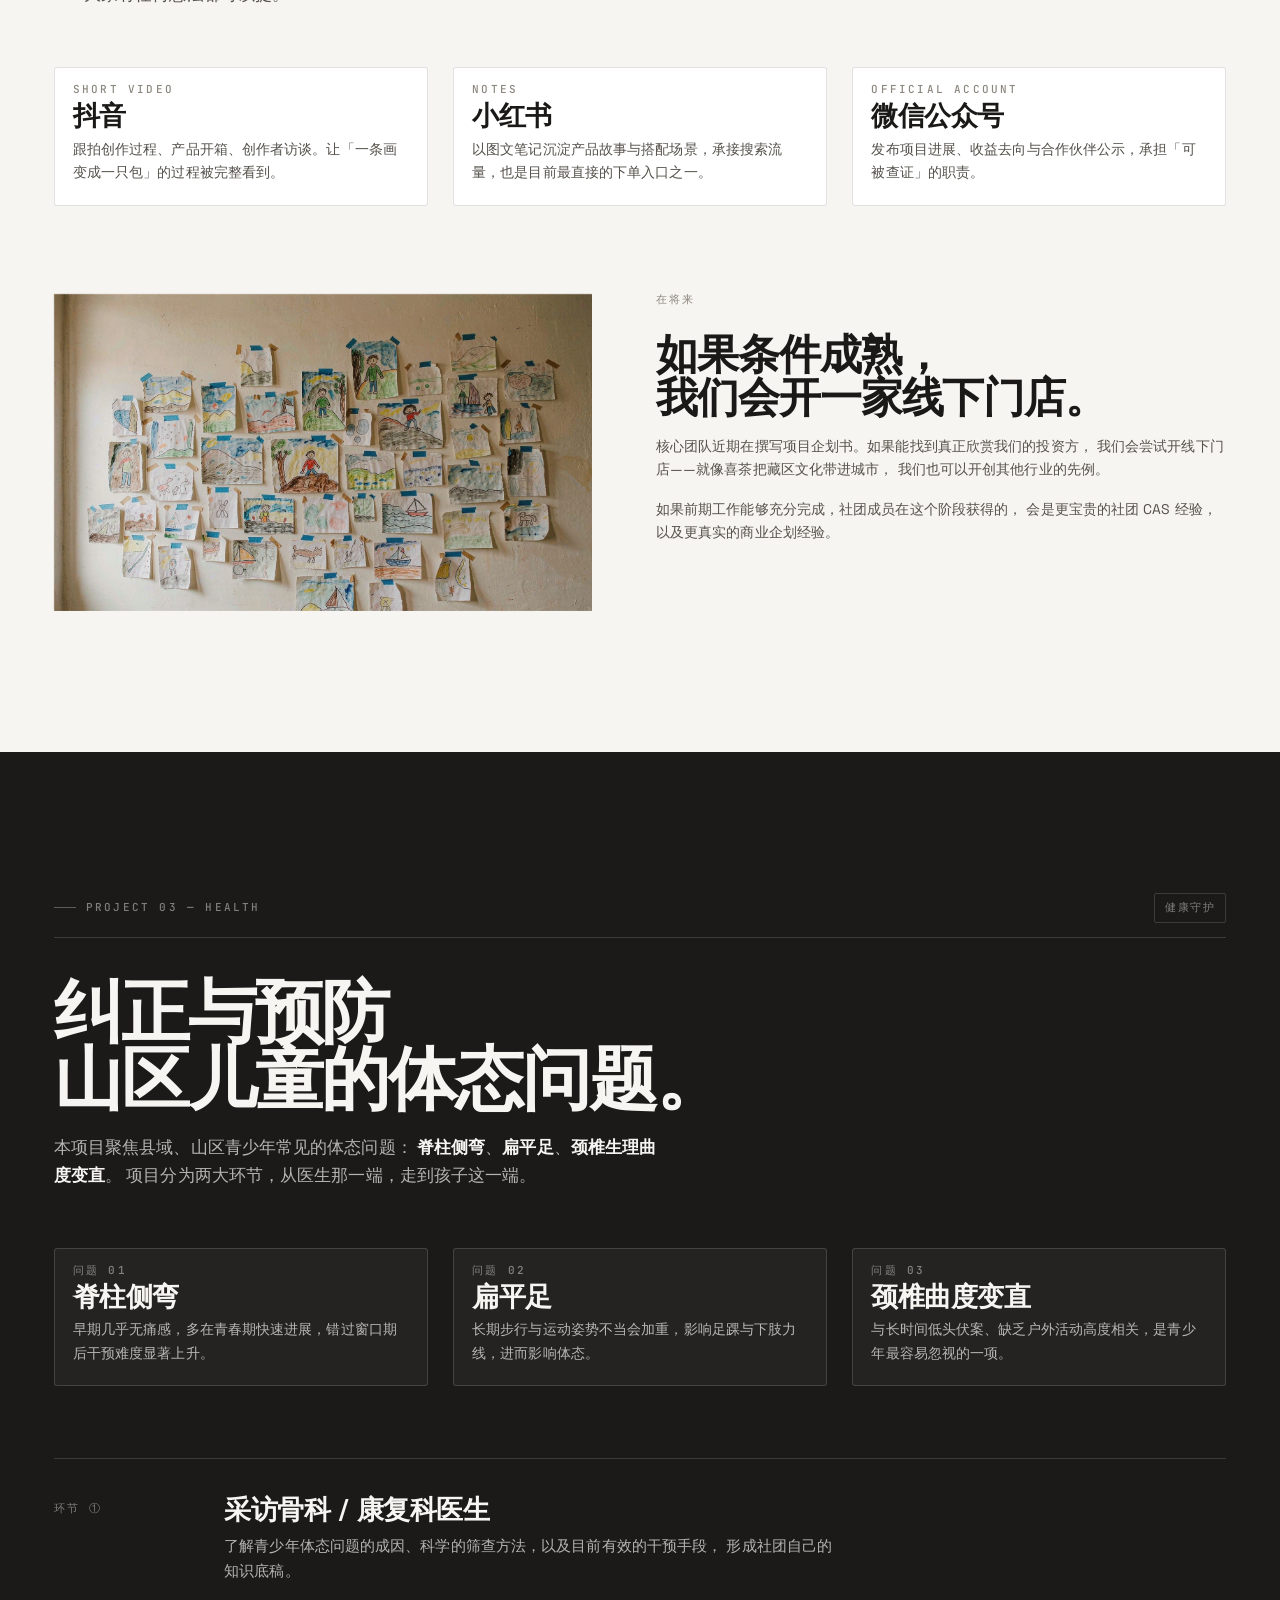
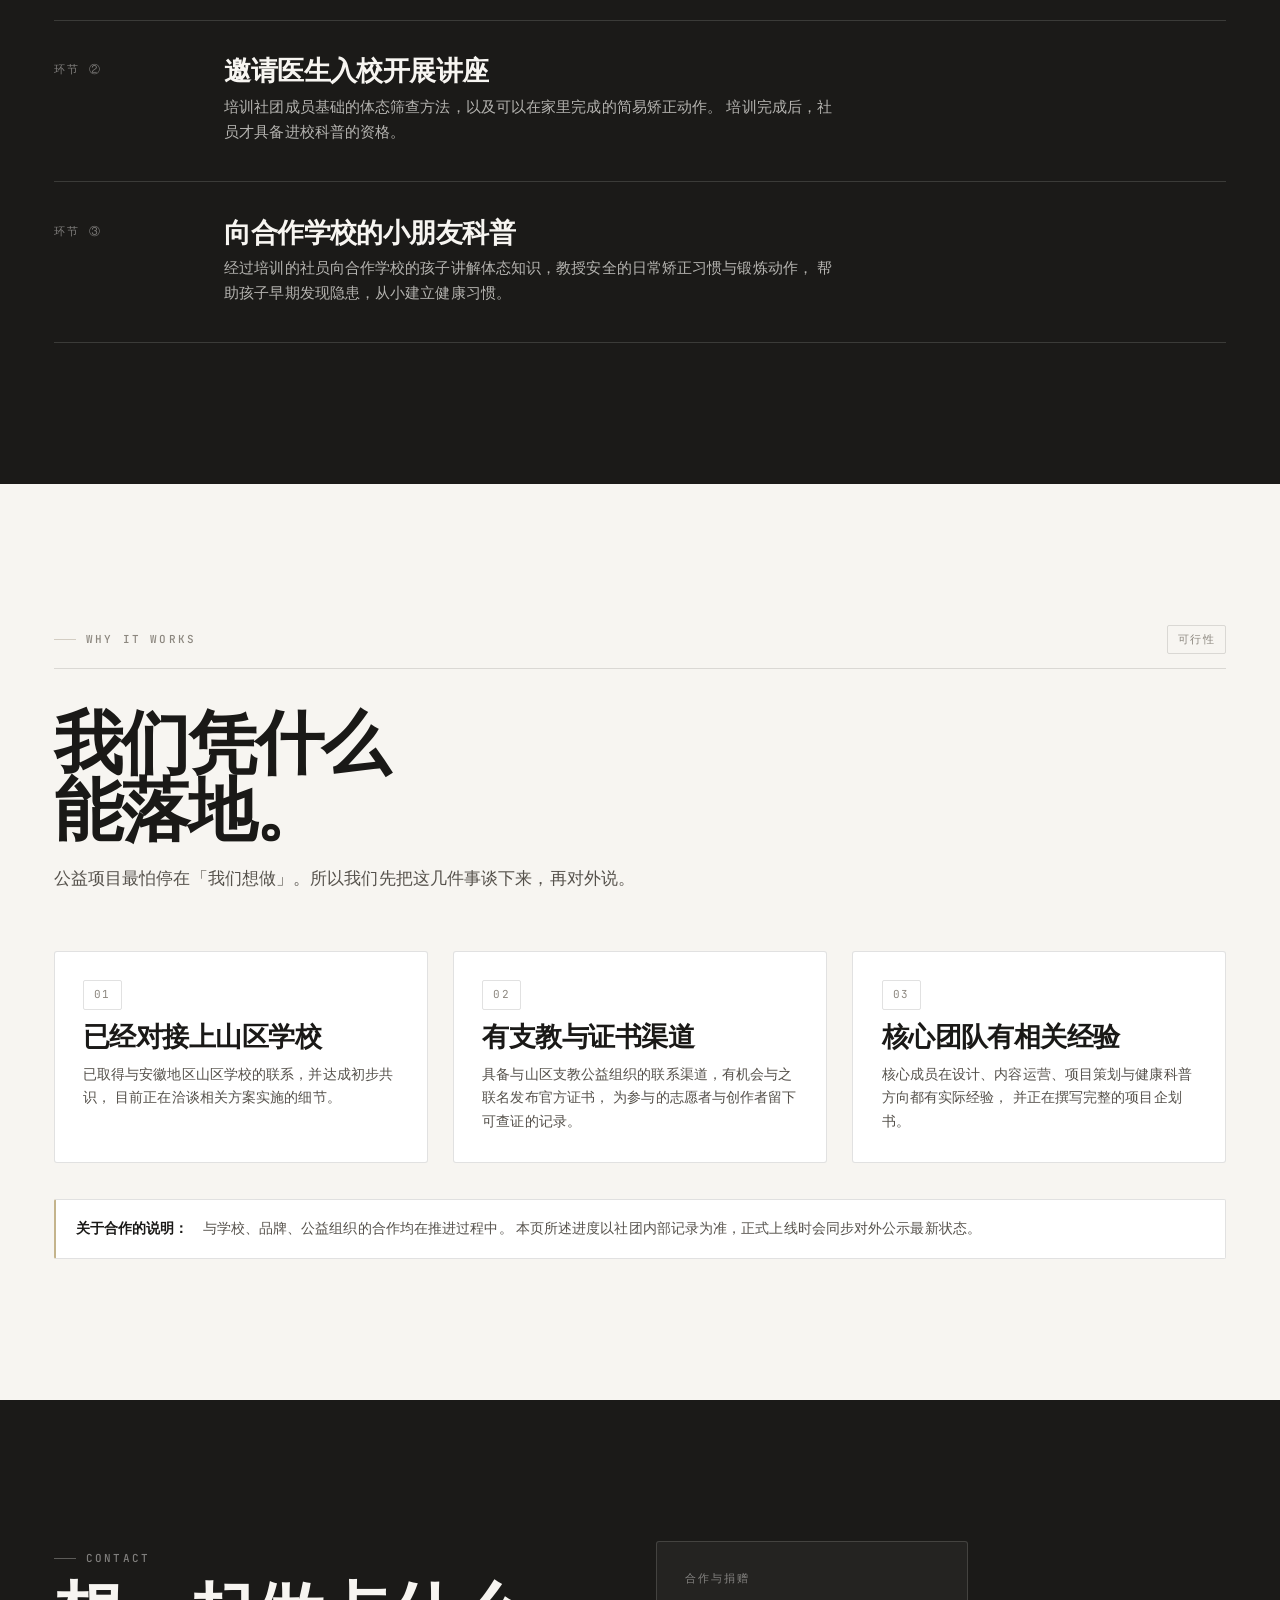
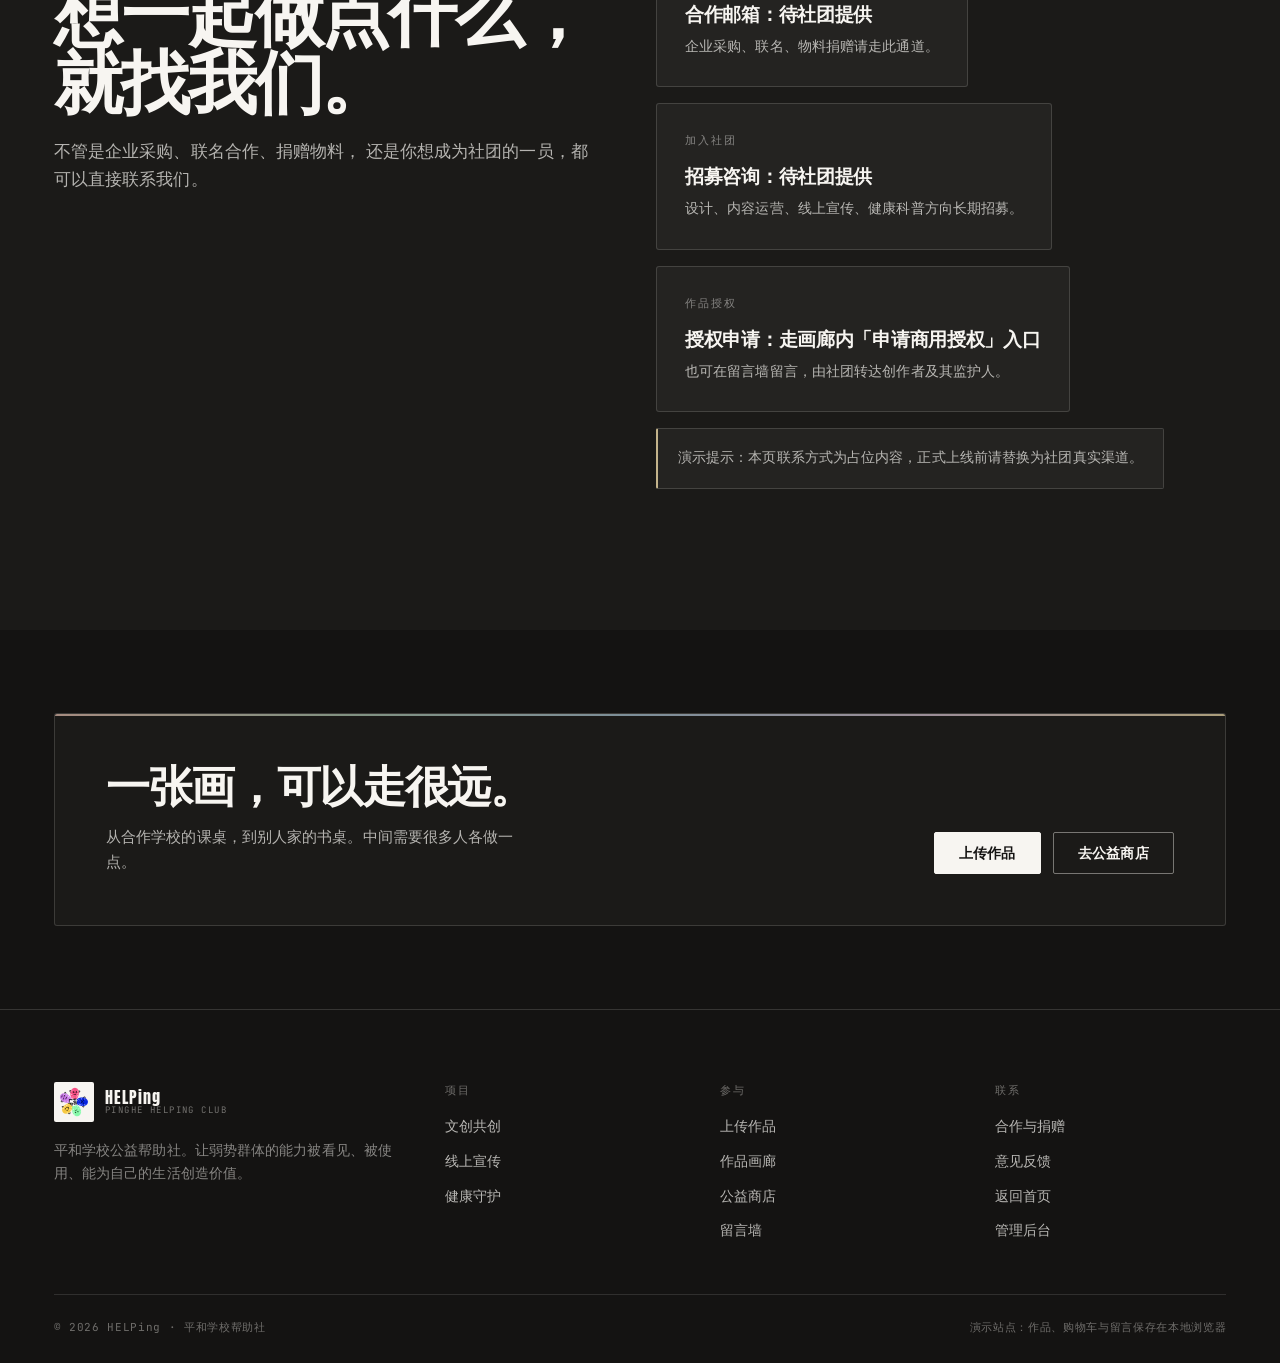
<file: projects.html>
<!DOCTYPE html>
<html lang="zh-CN">
<head>
<meta charset="UTF-8">
<meta name="viewport" content="width=device-width, initial-scale=1">
<link rel="icon" type="image/png" sizes="64x64" href="assets/img/favicon.png">
<link rel="icon" type="image/png" sizes="32x32" href="assets/img/favicon-32.png">
<link rel="apple-touch-icon" href="assets/img/favicon-180.png">
<title>三个项目 · HELPing 平和学校帮助社</title>
<meta name="description" content="HELPing 的三个项目方向：文创共创、线上宣传、健康守护。了解每个项目要怎么做、凭什么能落地。">
<link rel="stylesheet" href="assets/css/style.css">
<link rel="preload" href="assets/fonts/anton-latin-400-normal.woff2" as="font" type="font/woff2" crossorigin>
</head>
<body class="grain">

<header class="header" data-header>
  <div class="shell header__inner">
    <a class="brand" href="index.html" aria-label="HELPing 首页">
      <span class="brand__mark"><img src="assets/img/badge.png" alt="" width="34" height="34" decoding="async"></span>
      <span class="brand__text">
        <span class="brand__name">HELPing</span>
        <span class="brand__sub">Pinghe Helping Club</span>
      </span>
    </a>
    <nav class="nav" aria-label="主导航">
      <a class="nav__link" href="index.html">首页</a>
      <a class="nav__link" href="projects.html" aria-current="page">三个项目</a>
      <a class="nav__link" href="gallery.html">作品画廊</a>
      <a class="nav__link" href="upload.html">上传作品</a>
      <a class="nav__link" href="shop.html">公益商店</a>
      <a class="nav__link" href="messages.html">留言墙</a>
    </nav>
    <div class="header__actions">
      <button class="cart-btn" type="button" data-cart-open aria-label="打开购物车">
        <svg viewBox="0 0 20 20" fill="none" stroke="currentColor" stroke-width="1.6" stroke-linecap="round" stroke-linejoin="round" aria-hidden="true">
          <path d="M2.5 3h1.7l1.9 9.5a1 1 0 0 0 1 .8h7.5a1 1 0 0 0 1-.8L16.9 6H5.3"/>
          <circle cx="7.6" cy="16.6" r="1.15"/><circle cx="14.6" cy="16.6" r="1.15"/>
        </svg>
        <span class="cart-count" data-cart-count hidden>0</span>
      </button>
      <a class="btn btn--sm header__cta" href="upload.html">上传作品</a>
      <button class="burger" type="button" data-burger aria-label="打开菜单" aria-expanded="false">
        <span></span><span></span><span></span>
      </button>
    </div>
  </div>
</header>

<div class="drawer" data-drawer>
  <a class="drawer__link" href="index.html">首页 <span>HOME</span></a>
  <a class="drawer__link" href="projects.html">三个项目 <span>PROJECTS</span></a>
  <a class="drawer__link" href="gallery.html">作品画廊 <span>GALLERY</span></a>
  <a class="drawer__link" href="upload.html">上传作品 <span>UPLOAD</span></a>
  <a class="drawer__link" href="shop.html">公益商店 <span>SHOP</span></a>
  <a class="drawer__link" href="messages.html">留言墙 <span>MESSAGES</span></a>
  <div class="drawer__foot">
    <a class="btn btn--block" href="upload.html">上传一份原创作品</a>
  </div>
</div>

<main>

  <section class="page-head">
    <span class="scanline" aria-hidden="true"></span>
    <div class="shell">
      <div class="page-head__row">
        <div>
          <nav class="breadcrumbs"><a href="index.html">首页</a><span>/</span><span>三个项目</span></nav>
          <h1 class="h1 page-head__title">三个项目</h1>
        </div>
        <p class="page-head__aside">
          我们把「帮助」拆成三件具体的事：把作品变成产品、
          把产品送到人手上、把健康隐患挡在门外。
        </p>
      </div>
    </div>
  </section>

  <!-- 目录 -->
  <section class="section--paper section section--tight">
    <div class="shell">
      <div class="grid grid--3">
        <a class="project" href="#business" data-reveal>
          <span class="project__idx">THE FIRST PART</span>
          <span class="project__accent" style="background:var(--clay)"></span>
          <h2 class="h3">文创共创</h2>
          <p class="small muted">收集原生作品，二次创作成文创产品并售卖，收益回流创作者。</p>
          <div class="project__foot"><span class="tag tag--clay">Business</span></div>
        </a>
        <a class="project" href="#outreach" data-reveal data-reveal-delay="90">
          <span class="project__idx">THE SECOND PART</span>
          <span class="project__accent" style="background:var(--mist)"></span>
          <h2 class="h3">线上宣传</h2>
          <p class="small muted">运营内容平台，负责品牌宣传、产品推广、订单销售与售后维护。</p>
          <div class="project__foot"><span class="tag tag--mist">Outreach</span></div>
        </a>
        <a class="project" href="#health" data-reveal data-reveal-delay="180">
          <span class="project__idx">THE THIRD PART</span>
          <span class="project__accent" style="background:var(--sage)"></span>
          <h2 class="h3">健康守护</h2>
          <p class="small muted">纠正与预防山区儿童体态问题，把干预做在问题变严重之前。</p>
          <div class="project__foot"><span class="tag tag--sage">Health</span></div>
        </a>
      </div>
    </div>
  </section>

  <!-- ============================ 项目一 ============================ -->
  <section class="section section--alt" id="business">
    <div class="shell">
      <div class="section-head" data-reveal>
        <div class="section-head__top">
          <span class="eyebrow">Project 01 — Business</span>
          <span class="num-badge">文创共创</span>
        </div>
        <div class="section-head__body">
          <h2 class="h1">把一幅画，<br>变成一件真的东西。</h2>
          <p class="lede" style="margin-top:20px">
            我们与山区儿童对接，获得他们的绘画、书法、创意写作等原生作品。
            先由社团部分成员少量尝试，对原作进行二次加工、优化完善，
            打磨成成熟完整的文创设计方案与周边产品，再尝试售卖。
          </p>
        </div>
      </div>

      <div class="steps" data-reveal>
        <div class="step">
          <div class="step__idx">01</div>
          <div>
            <h3 class="h3 step__title">收集原生作品</h3>
            <p class="step__desc">
              通过合作学校收集学生的绘画、书法、创意写作与手作。
              作品由创作者本人或监护人授权上传至本站，版权归创作者所有。
            </p>
            <div style="margin-top:14px"><a class="link-arrow small" href="gallery.html">看作品画廊 →</a></div>
          </div>
        </div>
        <div class="step">
          <div class="step__idx">02</div>
          <div>
            <h3 class="h3 step__title">二次加工与设计</h3>
            <p class="step__desc">
              社团设计组把原作打磨成完整的产品方案：确定载体、材质、尺寸与印刷工艺。
              二创不覆盖原作的表达，只把它放到更合适的位置上。
            </p>
          </div>
        </div>
        <div class="step">
          <div class="step__idx">03</div>
          <div>
            <h3 class="h3 step__title">打样、生产与售卖</h3>
            <p class="step__desc">
              小批量打样确认后再投产。产品通过图书馆展陈、校园活动义卖、
              线上商店等渠道销售，收益按约定比例支付给创作者。
            </p>
            <div style="margin-top:14px"><a class="link-arrow small" href="shop.html">去公益商店 →</a></div>
          </div>
        </div>
        <div class="step">
          <div class="step__idx">04</div>
          <div>
            <h3 class="h3 step__title">扩大帮扶范围</h3>
            <p class="step__desc">
              后期将把帮扶范围扩大到其他弱势群体，并把二次创作环节搬到网站上，
              让所有人皆可参与——不只是社团成员。
            </p>
          </div>
        </div>
      </div>

      <div class="split" style="margin-top:clamp(48px,7vw,88px)">
        <div class="stack" data-reveal>
          <span class="eyebrow eyebrow--plain">为什么做网站</span>
          <h3 class="h2" style="margin-top:12px">让作品被检索到，<br>而不是被收藏起来。</h3>
          <p class="small muted">
            我们已经有一个初步成型的社团网站，用于弱势群体的灵感创作收集。
            任何弱势群体创作者都能把自己的创作上传到网站上；
            若有商家需要使用他们的作品进行生产，就需要向他们支付一定的酬劳。
          </p>
          <p class="small muted">
            社会中的人们也能通过这些作品，进一步了解到弱势群体的才华——
            这是这个站点存在的意义：让才华进入流通，而不是停在抽屉里。
          </p>
          <div class="btn-row">
            <a class="btn" href="upload.html">上传作品</a>
            <a class="btn btn--ghost" href="gallery.html">浏览画廊</a>
          </div>
        </div>
        <figure class="split__media" data-reveal data-reveal-delay="120">
          <img src="assets/img/art-01.jpg" alt="儿童原创画作《山那边的家》" loading="lazy">
        </figure>
      </div>
    </div>
  </section>

  <!-- ============================ 项目二 ============================ -->
  <section class="section--paper section" id="outreach">
    <div class="shell">
      <div class="section-head" data-reveal>
        <div class="section-head__top">
          <span class="eyebrow">Project 02 — Outreach</span>
          <span class="num-badge">线上宣传</span>
        </div>
        <div class="section-head__body">
          <h2 class="h1">让更多人<br>知道东西从哪来。</h2>
          <p class="lede" style="margin-top:20px">
            社团部分成员运营抖音、小红书、微信等线上平台，
            负责公益文创的品牌宣传、产品推广、订单销售与售后维护。
            不只是推文和介绍，也可以是各种有趣的视频——大家有任何想法都可以提。
          </p>
        </div>
      </div>

      <div class="grid grid--3">
        <div class="card" data-reveal>
          <div class="card__body stack">
            <span class="eyebrow eyebrow--plain">Short video</span>
            <h3 class="h3">抖音</h3>
            <p class="small muted">跟拍创作过程、产品开箱、创作者访谈。让「一条画变成一只包」的过程被完整看到。</p>
          </div>
        </div>
        <div class="card" data-reveal data-reveal-delay="90">
          <div class="card__body stack">
            <span class="eyebrow eyebrow--plain">Notes</span>
            <h3 class="h3">小红书</h3>
            <p class="small muted">以图文笔记沉淀产品故事与搭配场景，承接搜索流量，也是目前最直接的下单入口之一。</p>
          </div>
        </div>
        <div class="card" data-reveal data-reveal-delay="180">
          <div class="card__body stack">
            <span class="eyebrow eyebrow--plain">Official account</span>
            <h3 class="h3">微信公众号</h3>
            <p class="small muted">发布项目进展、收益去向与合作伙伴公示，承担「可被查证」的职责。</p>
          </div>
        </div>
      </div>

      <div class="split" style="margin-top:clamp(48px,7vw,88px)">
        <figure class="split__media" data-reveal>
          <img src="assets/img/hero-wall.jpg" alt="贴满儿童画作的墙面" loading="lazy">
        </figure>
        <div class="stack" data-reveal data-reveal-delay="120">
          <span class="eyebrow eyebrow--plain">在将来</span>
          <h3 class="h2" style="margin-top:12px">如果条件成熟，<br>我们会开一家线下门店。</h3>
          <p class="small muted">
            核心团队近期在撰写项目企划书。如果能找到真正欣赏我们的投资方，
            我们会尝试开线下门店——就像喜茶把藏区文化带进城市，
            我们也可以开创其他行业的先例。
          </p>
          <p class="small muted">
            如果前期工作能够充分完成，社团成员在这个阶段获得的，
            会是更宝贵的社团 CAS 经验，以及更真实的商业企划经验。
          </p>
        </div>
      </div>
    </div>
  </section>

  <!-- ============================ 项目三 ============================ -->
  <section class="section section--alt" id="health">
    <div class="shell">
      <div class="section-head" data-reveal>
        <div class="section-head__top">
          <span class="eyebrow">Project 03 — Health</span>
          <span class="num-badge">健康守护</span>
        </div>
        <div class="section-head__body">
          <h2 class="h1">纠正与预防<br>山区儿童的体态问题。</h2>
          <p class="lede" style="margin-top:20px">
            本项目聚焦县域、山区青少年常见的体态问题：
            <b>脊柱侧弯</b>、<b>扁平足</b>、<b>颈椎生理曲度变直</b>。
            项目分为两大环节，从医生那一端，走到孩子这一端。
          </p>
        </div>
      </div>

      <div class="grid grid--3">
        <div class="card" data-reveal>
          <div class="card__body stack">
            <span class="eyebrow eyebrow--plain">问题 01</span>
            <h3 class="h3">脊柱侧弯</h3>
            <p class="small muted">早期几乎无痛感，多在青春期快速进展，错过窗口期后干预难度显著上升。</p>
          </div>
        </div>
        <div class="card" data-reveal data-reveal-delay="90">
          <div class="card__body stack">
            <span class="eyebrow eyebrow--plain">问题 02</span>
            <h3 class="h3">扁平足</h3>
            <p class="small muted">长期步行与运动姿势不当会加重，影响足踝与下肢力线，进而影响体态。</p>
          </div>
        </div>
        <div class="card" data-reveal data-reveal-delay="180">
          <div class="card__body stack">
            <span class="eyebrow eyebrow--plain">问题 03</span>
            <h3 class="h3">颈椎曲度变直</h3>
            <p class="small muted">与长时间低头伏案、缺乏户外活动高度相关，是青少年最容易忽视的一项。</p>
          </div>
        </div>
      </div>

      <div class="steps" style="margin-top:clamp(40px,6vw,72px)" data-reveal>
        <div class="step">
          <div class="step__idx">环节 ①</div>
          <div>
            <h3 class="h3 step__title">采访骨科 / 康复科医生</h3>
            <p class="step__desc">
              了解青少年体态问题的成因、科学的筛查方法，以及目前有效的干预手段，
              形成社团自己的知识底稿。
            </p>
          </div>
        </div>
        <div class="step">
          <div class="step__idx">环节 ②</div>
          <div>
            <h3 class="h3 step__title">邀请医生入校开展讲座</h3>
            <p class="step__desc">
              培训社团成员基础的体态筛查方法，以及可以在家里完成的简易矫正动作。
              培训完成后，社员才具备进校科普的资格。
            </p>
          </div>
        </div>
        <div class="step">
          <div class="step__idx">环节 ③</div>
          <div>
            <h3 class="h3 step__title">向合作学校的小朋友科普</h3>
            <p class="step__desc">
              经过培训的社员向合作学校的孩子讲解体态知识，教授安全的日常矫正习惯与锻炼动作，
              帮助孩子早期发现隐患，从小建立健康习惯。
            </p>
          </div>
        </div>
      </div>
    </div>
  </section>

  <!-- ============================ 凭什么能落地 ============================ -->
  <section class="section--paper section">
    <div class="shell">
      <div class="section-head" data-reveal>
        <div class="section-head__top">
          <span class="eyebrow">Why it works</span>
          <span class="num-badge">可行性</span>
        </div>
        <div class="section-head__body">
          <h2 class="h1">我们凭什么<br>能落地。</h2>
          <p class="lede" style="margin-top:20px">
            公益项目最怕停在「我们想做」。所以我们先把这几件事谈下来，再对外说。
          </p>
        </div>
      </div>

      <div class="grid grid--3">
        <div class="panel" data-reveal>
          <span class="num-badge">01</span>
          <h3 class="h3" style="margin-top:12px">已经对接上山区学校</h3>
          <p class="small muted" style="margin-top:10px">
            已取得与安徽地区山区学校的联系，并达成初步共识，
            目前正在洽谈相关方案实施的细节。
          </p>
        </div>
        <div class="panel" data-reveal data-reveal-delay="90">
          <span class="num-badge">02</span>
          <h3 class="h3" style="margin-top:12px">有支教与证书渠道</h3>
          <p class="small muted" style="margin-top:10px">
            具备与山区支教公益组织的联系渠道，有机会与之联名发布官方证书，
            为参与的志愿者与创作者留下可查证的记录。
          </p>
        </div>
        <div class="panel" data-reveal data-reveal-delay="180">
          <span class="num-badge">03</span>
          <h3 class="h3" style="margin-top:12px">核心团队有相关经验</h3>
          <p class="small muted" style="margin-top:10px">
            核心成员在设计、内容运营、项目策划与健康科普方向都有实际经验，
            并正在撰写完整的项目企划书。
          </p>
        </div>
      </div>

      <div class="notice" style="margin-top:36px">
        <b>关于合作的说明：</b>与学校、品牌、公益组织的合作均在推进过程中。
        本页所述进度以社团内部记录为准，正式上线时会同步对外公示最新状态。
      </div>
    </div>
  </section>

  <!-- ============================ 联系 ============================ -->
  <section class="section section--alt" id="contact">
    <div class="shell">
      <div class="split" style="align-items:start">
        <div data-reveal>
          <span class="eyebrow">Contact</span>
          <h2 class="h1" style="margin-top:16px">想一起做点什么，<br>就找我们。</h2>
          <p class="lede" style="margin-top:20px">
            不管是企业采购、联名合作、捐赠物料，
            还是你想成为社团的一员，都可以直接联系我们。
          </p>
        </div>

        <div class="stack" data-reveal data-reveal-delay="120">
          <div class="panel">
            <div class="footer__col-title" style="color:var(--ink-3)">合作与捐赠</div>
            <div class="h4" style="margin-top:10px" data-placeholder>合作邮箱：待社团提供</div>
            <p class="small muted" style="margin-top:8px">企业采购、联名、物料捐赠请走此通道。</p>
          </div>
          <div class="panel">
            <div class="footer__col-title" style="color:var(--ink-3)">加入社团</div>
            <div class="h4" style="margin-top:10px" data-placeholder>招募咨询：待社团提供</div>
            <p class="small muted" style="margin-top:8px">设计、内容运营、线上宣传、健康科普方向长期招募。</p>
          </div>
          <div class="panel">
            <div class="footer__col-title" style="color:var(--ink-3)">作品授权</div>
            <div class="h4" style="margin-top:10px" data-placeholder>授权申请：走画廊内「申请商用授权」入口</div>
            <p class="small muted" style="margin-top:8px">也可在留言墙留言，由社团转达创作者及其监护人。</p>
          </div>
          <div class="notice">
            演示提示：本页联系方式为占位内容，正式上线前请替换为社团真实渠道。
          </div>
        </div>
      </div>
    </div>
  </section>

  <section class="section section--tight">
    <div class="shell">
      <div class="cta-band" data-reveal>
        <div>
          <h2 class="cta-band__title">一张画，可以走很远。</h2>
          <p class="cta-band__desc">
            从合作学校的课桌，到别人家的书桌。中间需要很多人各做一点。
          </p>
        </div>
        <div class="cta-band__actions">
          <a class="btn btn--light" href="upload.html">上传作品</a>
          <a class="btn btn--ghost-light" href="shop.html">去公益商店</a>
        </div>
      </div>
    </div>
  </section>

</main>

<footer class="footer">
  <div class="shell">
    <div class="footer__top">
      <div class="footer__brand">
        <a class="brand" href="index.html">
          <span class="brand__mark"><img src="assets/img/badge.png" alt="" width="34" height="34" decoding="async"></span>
          <span class="brand__text">
            <span class="brand__name">HELPing</span>
            <span class="brand__sub">Pinghe Helping Club</span>
          </span>
        </a>
        <p class="footer__desc">
          平和学校公益帮助社。让弱势群体的能力被看见、被使用、能为自己的生活创造价值。
        </p>
      </div>
      <div>
        <div class="footer__col-title">项目</div>
        <div class="footer__links">
          <a href="projects.html#business">文创共创</a>
          <a href="projects.html#outreach">线上宣传</a>
          <a href="projects.html#health">健康守护</a>
        </div>
      </div>
      <div>
        <div class="footer__col-title">参与</div>
        <div class="footer__links">
          <a href="upload.html">上传作品</a>
          <a href="gallery.html">作品画廊</a>
          <a href="shop.html">公益商店</a>
          <a href="messages.html">留言墙</a>
        </div>
      </div>
      <div>
        <div class="footer__col-title">联系</div>
        <div class="footer__links">
          <a href="projects.html#contact">合作与捐赠</a>
          <a href="messages.html">意见反馈</a>
          <a href="index.html">返回首页</a>
          <a href="admin.html">管理后台</a>
        </div>
      </div>
    </div>
    <div class="footer__bottom">
      <span>© <span data-year>2026</span> HELPing · 平和学校帮助社</span>
      <span>演示站点：作品、购物车与留言保存在本地浏览器</span>
    </div>
  </div>
</footer>

<div class="scrim" data-scrim></div>
<aside class="cart-panel" data-cart-panel aria-hidden="true" aria-label="购物车">
  <div class="cart-panel__head">
    <div>
      <div class="h4">购物车</div>
      <div class="tiny muted" data-cart-hint></div>
    </div>
    <button class="cart-btn" type="button" data-cart-close aria-label="关闭购物车">&times;</button>
  </div>
  <div class="cart-panel__body" data-cart-body></div>
  <div class="cart-panel__foot" data-cart-foot hidden></div>
</aside>

<script src="assets/js/store.js"></script>
<script src="assets/js/main.js"></script>
</body>
</html>
</file>
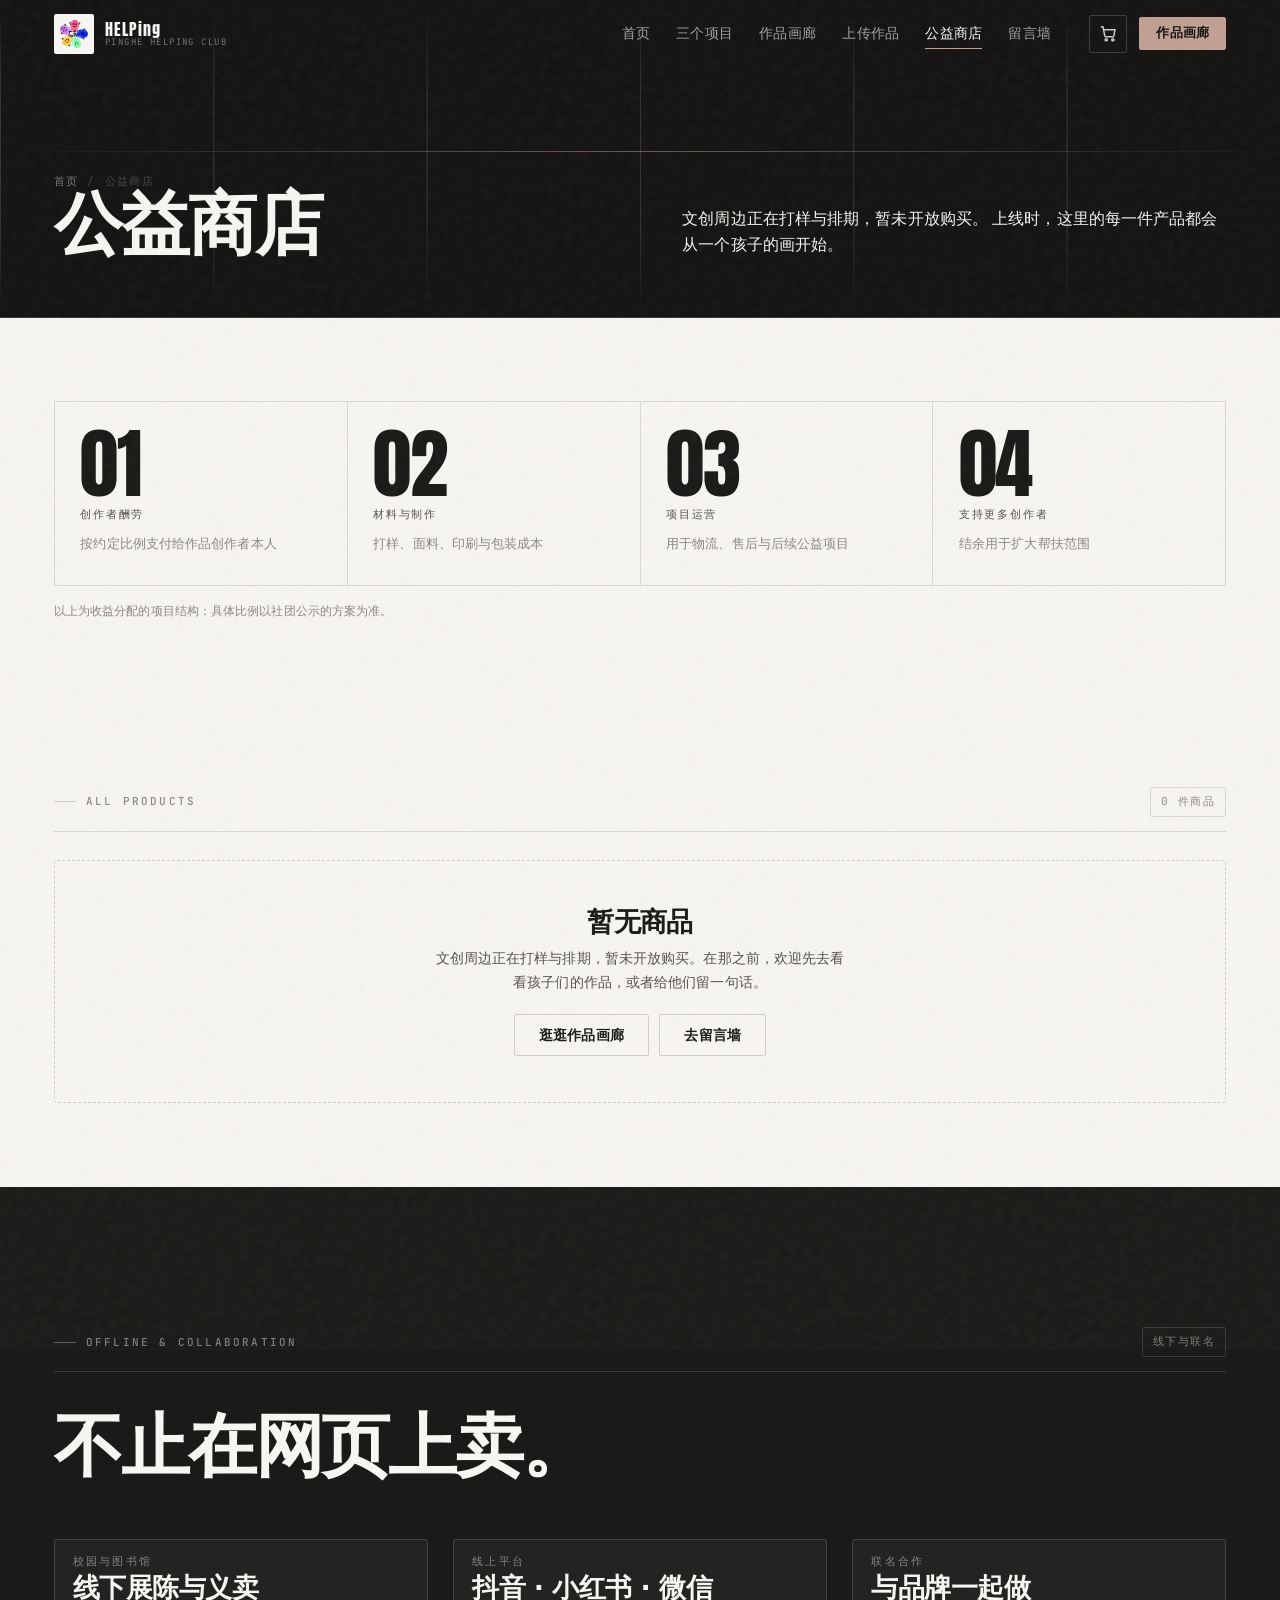
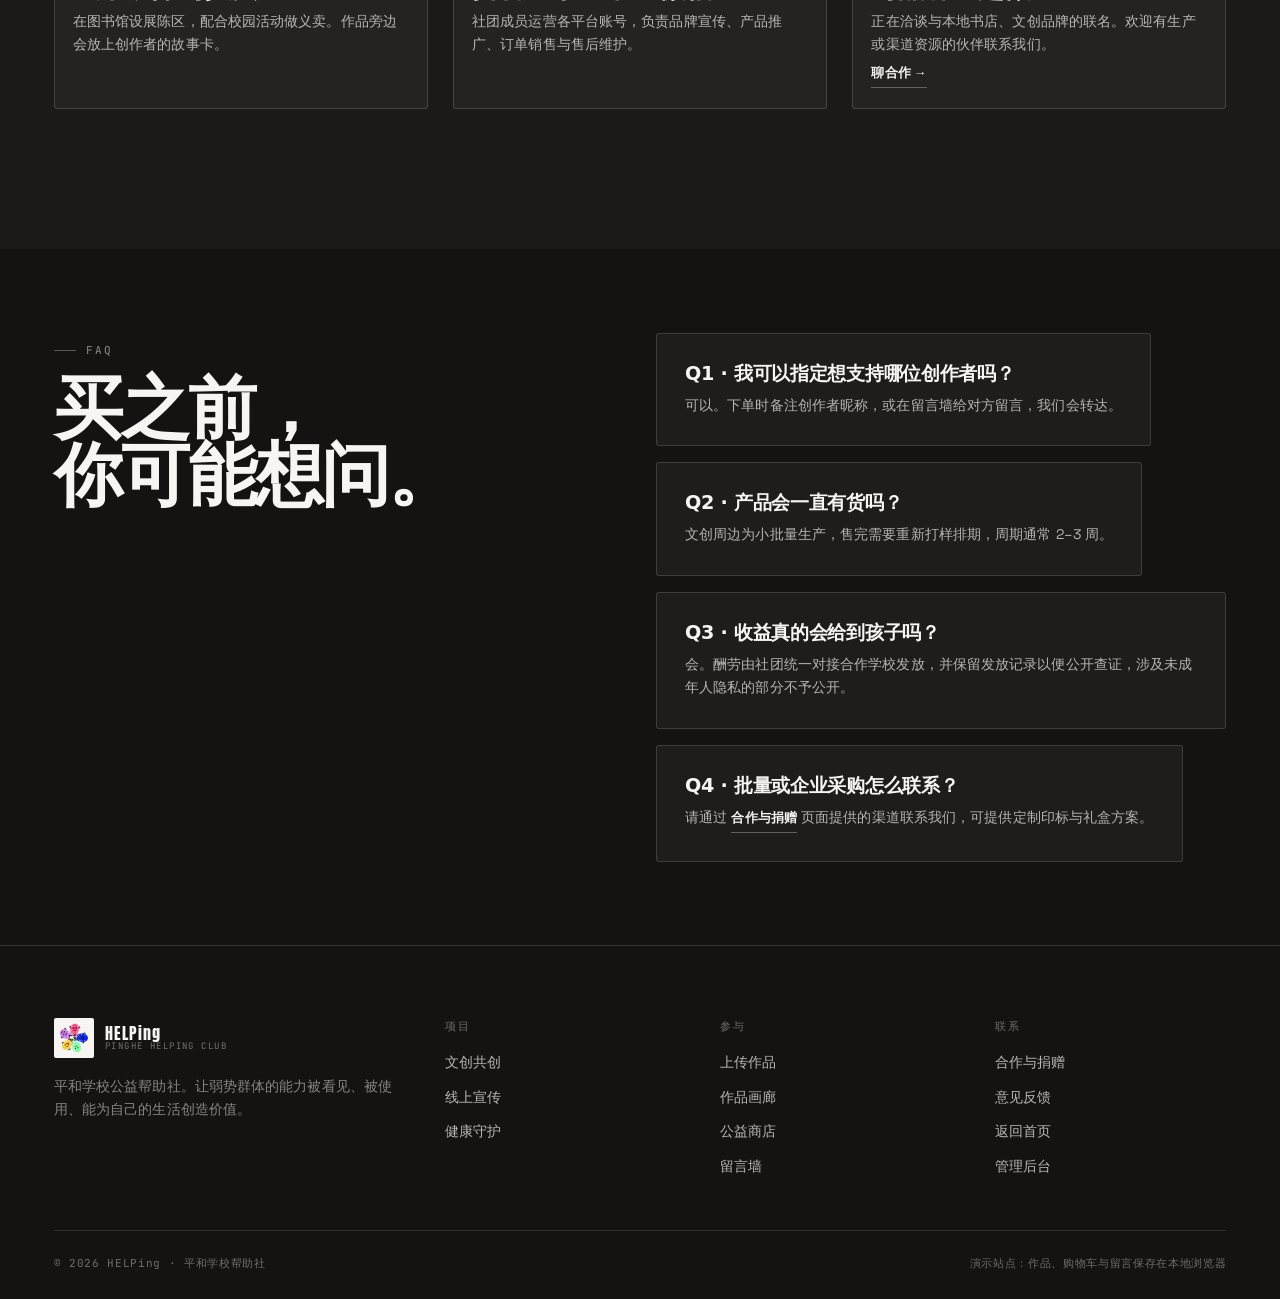
<file: shop.html>
<!DOCTYPE html>
<html lang="zh-CN">
<head>
<meta charset="UTF-8">
<meta name="viewport" content="width=device-width, initial-scale=1">
<link rel="icon" type="image/png" sizes="64x64" href="assets/img/favicon.png">
<link rel="icon" type="image/png" sizes="32x32" href="assets/img/favicon-32.png">
<link rel="apple-touch-icon" href="assets/img/favicon-180.png">
<title>公益商店 · HELPing 平和学校帮助社</title>
<meta name="description" content="平和学校帮助社的公益文创商店。文创周边正在打样与排期，暂未开放购买，可先浏览孩子们的作品。">
<link rel="stylesheet" href="assets/css/style.css">
<link rel="preload" href="assets/fonts/anton-latin-400-normal.woff2" as="font" type="font/woff2" crossorigin>
</head>
<body class="grain">

<header class="header" data-header>
  <div class="shell header__inner">
    <a class="brand" href="index.html" aria-label="HELPing 首页">
      <span class="brand__mark"><img src="assets/img/badge.png" alt="" width="34" height="34" decoding="async"></span>
      <span class="brand__text">
        <span class="brand__name">HELPing</span>
        <span class="brand__sub">Pinghe Helping Club</span>
      </span>
    </a>
    <nav class="nav" aria-label="主导航">
      <a class="nav__link" href="index.html">首页</a>
      <a class="nav__link" href="projects.html">三个项目</a>
      <a class="nav__link" href="gallery.html">作品画廊</a>
      <a class="nav__link" href="upload.html">上传作品</a>
      <a class="nav__link" href="shop.html" aria-current="page">公益商店</a>
      <a class="nav__link" href="messages.html">留言墙</a>
    </nav>
    <div class="header__actions">
      <button class="cart-btn" type="button" data-cart-open aria-label="打开购物车">
        <svg viewBox="0 0 20 20" fill="none" stroke="currentColor" stroke-width="1.6" stroke-linecap="round" stroke-linejoin="round" aria-hidden="true">
          <path d="M2.5 3h1.7l1.9 9.5a1 1 0 0 0 1 .8h7.5a1 1 0 0 0 1-.8L16.9 6H5.3"/>
          <circle cx="7.6" cy="16.6" r="1.15"/><circle cx="14.6" cy="16.6" r="1.15"/>
        </svg>
        <span class="cart-count" data-cart-count hidden>0</span>
      </button>
      <a class="btn btn--sm header__cta" href="gallery.html">作品画廊</a>
      <button class="burger" type="button" data-burger aria-label="打开菜单" aria-expanded="false">
        <span></span><span></span><span></span>
      </button>
    </div>
  </div>
</header>

<div class="drawer" data-drawer>
  <a class="drawer__link" href="index.html">首页 <span>HOME</span></a>
  <a class="drawer__link" href="projects.html">三个项目 <span>PROJECTS</span></a>
  <a class="drawer__link" href="gallery.html">作品画廊 <span>GALLERY</span></a>
  <a class="drawer__link" href="upload.html">上传作品 <span>UPLOAD</span></a>
  <a class="drawer__link" href="shop.html">公益商店 <span>SHOP</span></a>
  <a class="drawer__link" href="messages.html">留言墙 <span>MESSAGES</span></a>
  <div class="drawer__foot">
    <button class="btn btn--block" type="button" data-cart-open>查看购物车</button>
  </div>
</div>

<main>

  <section class="page-head">
    <span class="scanline" aria-hidden="true"></span>
    <div class="shell">
      <div class="page-head__row">
        <div>
          <nav class="breadcrumbs"><a href="index.html">首页</a><span>/</span><span>公益商店</span></nav>
          <h1 class="h1 page-head__title">公益商店</h1>
        </div>
        <p class="page-head__aside">
          文创周边正在打样与排期，暂未开放购买。
          上线时，这里的每一件产品都会从一个孩子的画开始。
        </p>
      </div>
    </div>
  </section>

  <!-- 收益分配 -->
  <section class="section--paper section section--tight">
    <div class="shell">
      <div class="stats" data-reveal>
        <div class="stat">
          <div class="stat__num">01</div>
          <div class="stat__label">创作者酬劳</div>
          <div class="stat__note">按约定比例支付给作品创作者本人</div>
        </div>
        <div class="stat">
          <div class="stat__num">02</div>
          <div class="stat__label">材料与制作</div>
          <div class="stat__note">打样、面料、印刷与包装成本</div>
        </div>
        <div class="stat">
          <div class="stat__num">03</div>
          <div class="stat__label">项目运营</div>
          <div class="stat__note">用于物流、售后与后续公益项目</div>
        </div>
        <div class="stat">
          <div class="stat__num">04</div>
          <div class="stat__label">支持更多创作者</div>
          <div class="stat__note">结余用于扩大帮扶范围</div>
        </div>
      </div>
      <p class="tiny muted" style="margin-top:16px">
        以上为收益分配的项目结构；具体比例以社团公示的方案为准。
      </p>
    </div>
  </section>

  <!-- 商品 -->
  <section class="section--paper section section--tight" id="products">
    <div class="shell">
      <div class="section-head__top" style="margin-bottom:28px">
        <span class="eyebrow">All products</span>
        <div style="display:flex;align-items:center;gap:14px">
          <span class="num-badge" data-count></span>
          <select class="select" data-sort style="width:auto;padding:9px 40px 9px 14px;font-size:.84rem">
            <option value="default">默认排序</option>
            <option value="price-asc">价格从低到高</option>
            <option value="price-desc">价格从高到低</option>
            <option value="stock">库存充足优先</option>
          </select>
        </div>
      </div>

      <div class="shop-grid" data-shop></div>
    </div>
  </section>

  <!-- 联名与渠道 -->
  <section class="section section--alt">
    <div class="shell">
      <div class="section-head" data-reveal>
        <div class="section-head__top">
          <span class="eyebrow">Offline &amp; collaboration</span>
          <span class="num-badge">线下与联名</span>
        </div>
        <div class="section-head__body">
          <h2 class="h1">不止在网页上卖。</h2>
        </div>
      </div>

      <div class="grid grid--3">
        <div class="card" data-reveal>
          <div class="card__body stack">
            <span class="eyebrow eyebrow--plain">校园与图书馆</span>
            <h3 class="h3">线下展陈与义卖</h3>
            <p class="small muted">在图书馆设展陈区，配合校园活动做义卖。作品旁边会放上创作者的故事卡。</p>
          </div>
        </div>
        <div class="card" data-reveal data-reveal-delay="90">
          <div class="card__body stack">
            <span class="eyebrow eyebrow--plain">线上平台</span>
            <h3 class="h3">抖音 · 小红书 · 微信</h3>
            <p class="small muted">社团成员运营各平台账号，负责品牌宣传、产品推广、订单销售与售后维护。</p>
          </div>
        </div>
        <div class="card" data-reveal data-reveal-delay="180">
          <div class="card__body stack">
            <span class="eyebrow eyebrow--plain">联名合作</span>
            <h3 class="h3">与品牌一起做</h3>
            <p class="small muted">正在洽谈与本地书店、文创品牌的联名。欢迎有生产或渠道资源的伙伴联系我们。</p>
            <a class="link-arrow small" href="projects.html#contact">聊合作 →</a>
          </div>
        </div>
      </div>
    </div>
  </section>

  <!-- 常见问题 -->
  <section class="section section--tight">
    <div class="shell">
      <div class="split" style="align-items:start">
        <div data-reveal>
          <span class="eyebrow">FAQ</span>
          <h2 class="h1" style="margin-top:16px">买之前，<br>你可能想问。</h2>
        </div>
        <div class="stack" data-reveal data-reveal-delay="120">
          <div class="panel">
            <div class="h4">Q1 · 我可以指定想支持哪位创作者吗？</div>
            <p class="small muted" style="margin-top:8px">可以。下单时备注创作者昵称，或在留言墙给对方留言，我们会转达。</p>
          </div>
          <div class="panel">
            <div class="h4">Q2 · 产品会一直有货吗？</div>
            <p class="small muted" style="margin-top:8px">文创周边为小批量生产，售完需要重新打样排期，周期通常 2–3 周。</p>
          </div>
          <div class="panel">
            <div class="h4">Q3 · 收益真的会给到孩子吗？</div>
            <p class="small muted" style="margin-top:8px">会。酬劳由社团统一对接合作学校发放，并保留发放记录以便公开查证，涉及未成年人隐私的部分不予公开。</p>
          </div>
          <div class="panel">
            <div class="h4">Q4 · 批量或企业采购怎么联系？</div>
            <p class="small muted" style="margin-top:8px">请通过 <a class="link-arrow small" href="projects.html#contact">合作与捐赠</a> 页面提供的渠道联系我们，可提供定制印标与礼盒方案。</p>
          </div>
        </div>
      </div>
    </div>
  </section>

</main>

<footer class="footer">
  <div class="shell">
    <div class="footer__top">
      <div class="footer__brand">
        <a class="brand" href="index.html">
          <span class="brand__mark"><img src="assets/img/badge.png" alt="" width="34" height="34" decoding="async"></span>
          <span class="brand__text">
            <span class="brand__name">HELPing</span>
            <span class="brand__sub">Pinghe Helping Club</span>
          </span>
        </a>
        <p class="footer__desc">
          平和学校公益帮助社。让弱势群体的能力被看见、被使用、能为自己的生活创造价值。
        </p>
      </div>
      <div>
        <div class="footer__col-title">项目</div>
        <div class="footer__links">
          <a href="projects.html#business">文创共创</a>
          <a href="projects.html#outreach">线上宣传</a>
          <a href="projects.html#health">健康守护</a>
        </div>
      </div>
      <div>
        <div class="footer__col-title">参与</div>
        <div class="footer__links">
          <a href="upload.html">上传作品</a>
          <a href="gallery.html">作品画廊</a>
          <a href="shop.html">公益商店</a>
          <a href="messages.html">留言墙</a>
        </div>
      </div>
      <div>
        <div class="footer__col-title">联系</div>
        <div class="footer__links">
          <a href="projects.html#contact">合作与捐赠</a>
          <a href="messages.html">意见反馈</a>
          <a href="index.html">返回首页</a>
          <a href="admin.html">管理后台</a>
        </div>
      </div>
    </div>
    <div class="footer__bottom">
      <span>© <span data-year>2026</span> HELPing · 平和学校帮助社</span>
      <span>演示站点：作品、购物车与留言保存在本地浏览器</span>
    </div>
  </div>
</footer>

<div class="scrim" data-scrim></div>
<aside class="cart-panel" data-cart-panel aria-hidden="true" aria-label="购物车">
  <div class="cart-panel__head">
    <div>
      <div class="h4">购物车</div>
      <div class="tiny muted" data-cart-hint></div>
    </div>
    <button class="cart-btn" type="button" data-cart-close aria-label="关闭购物车">&times;</button>
  </div>
  <div class="cart-panel__body" data-cart-body></div>
  <div class="cart-panel__foot" data-cart-foot hidden></div>
</aside>

<script src="assets/js/store.js"></script>
<script src="assets/js/main.js"></script>
<script src="assets/js/shop.js"></script>
</body>
</html>
</file>
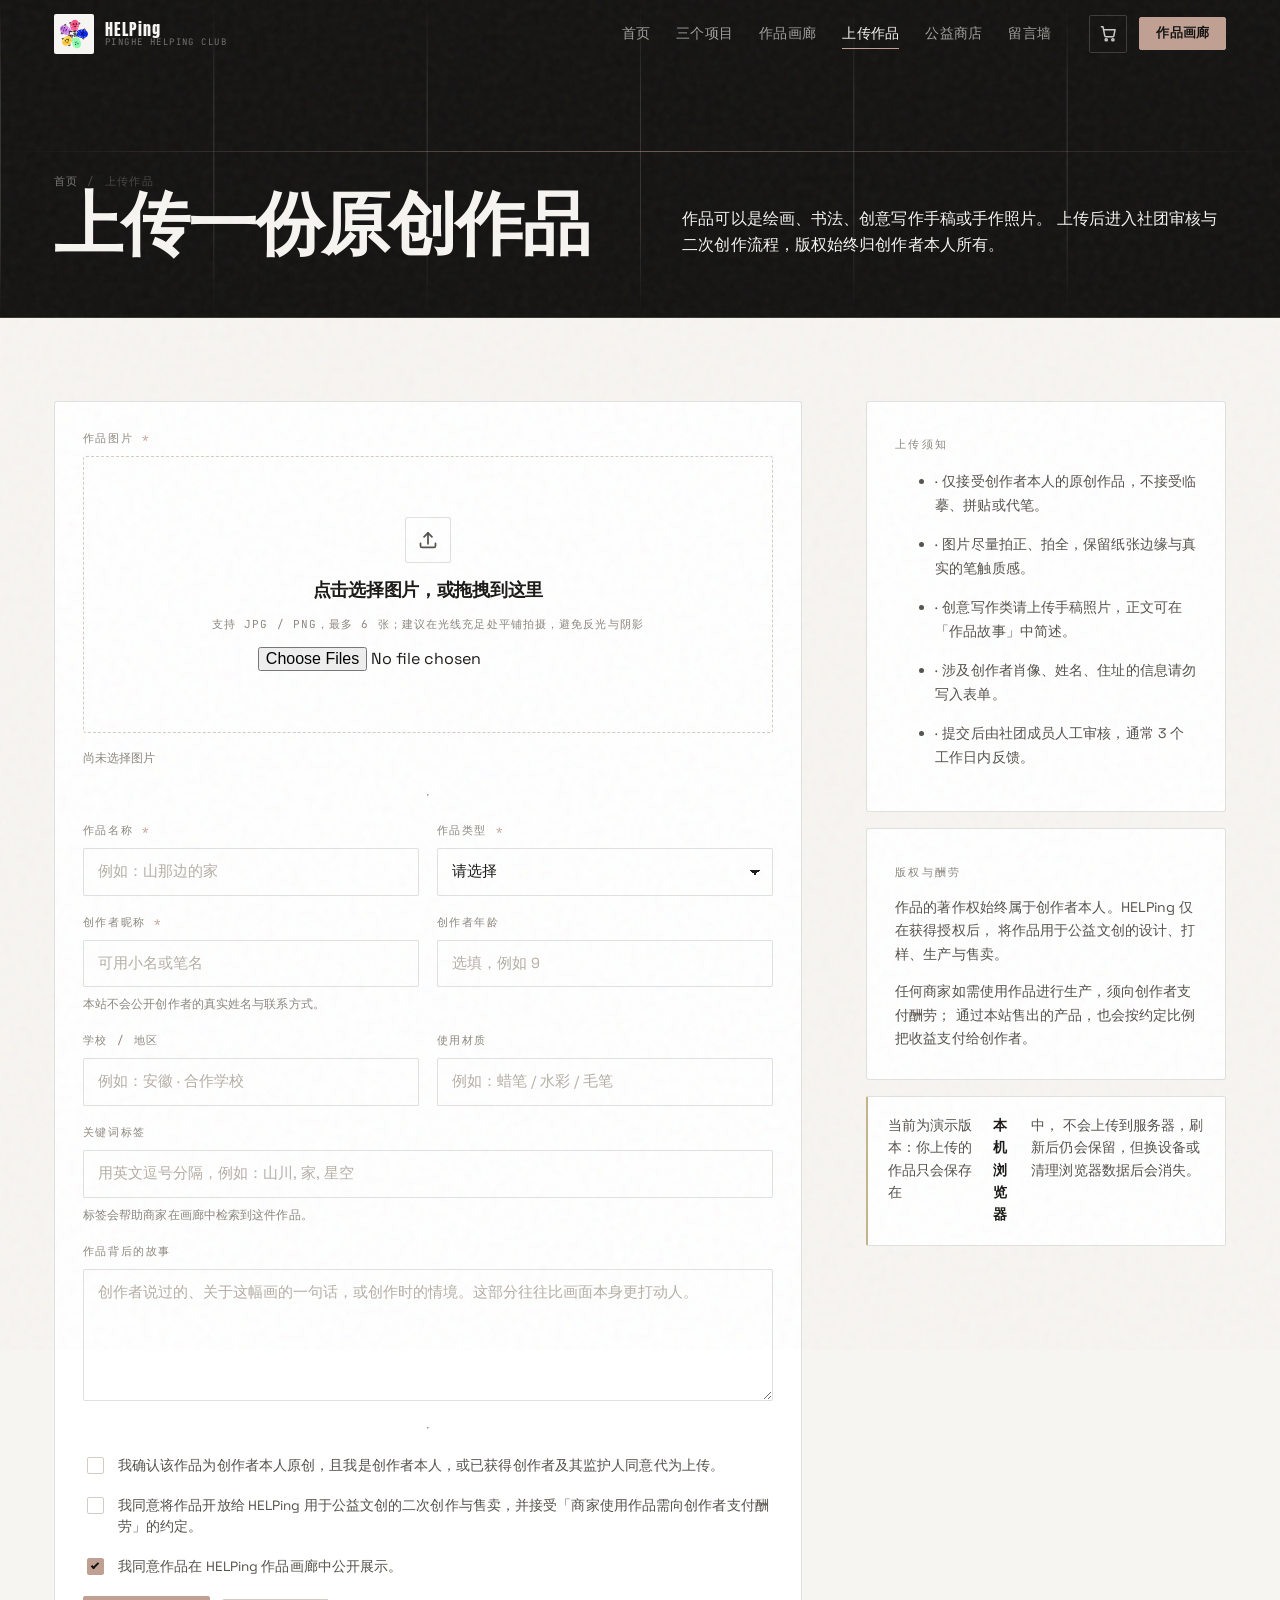
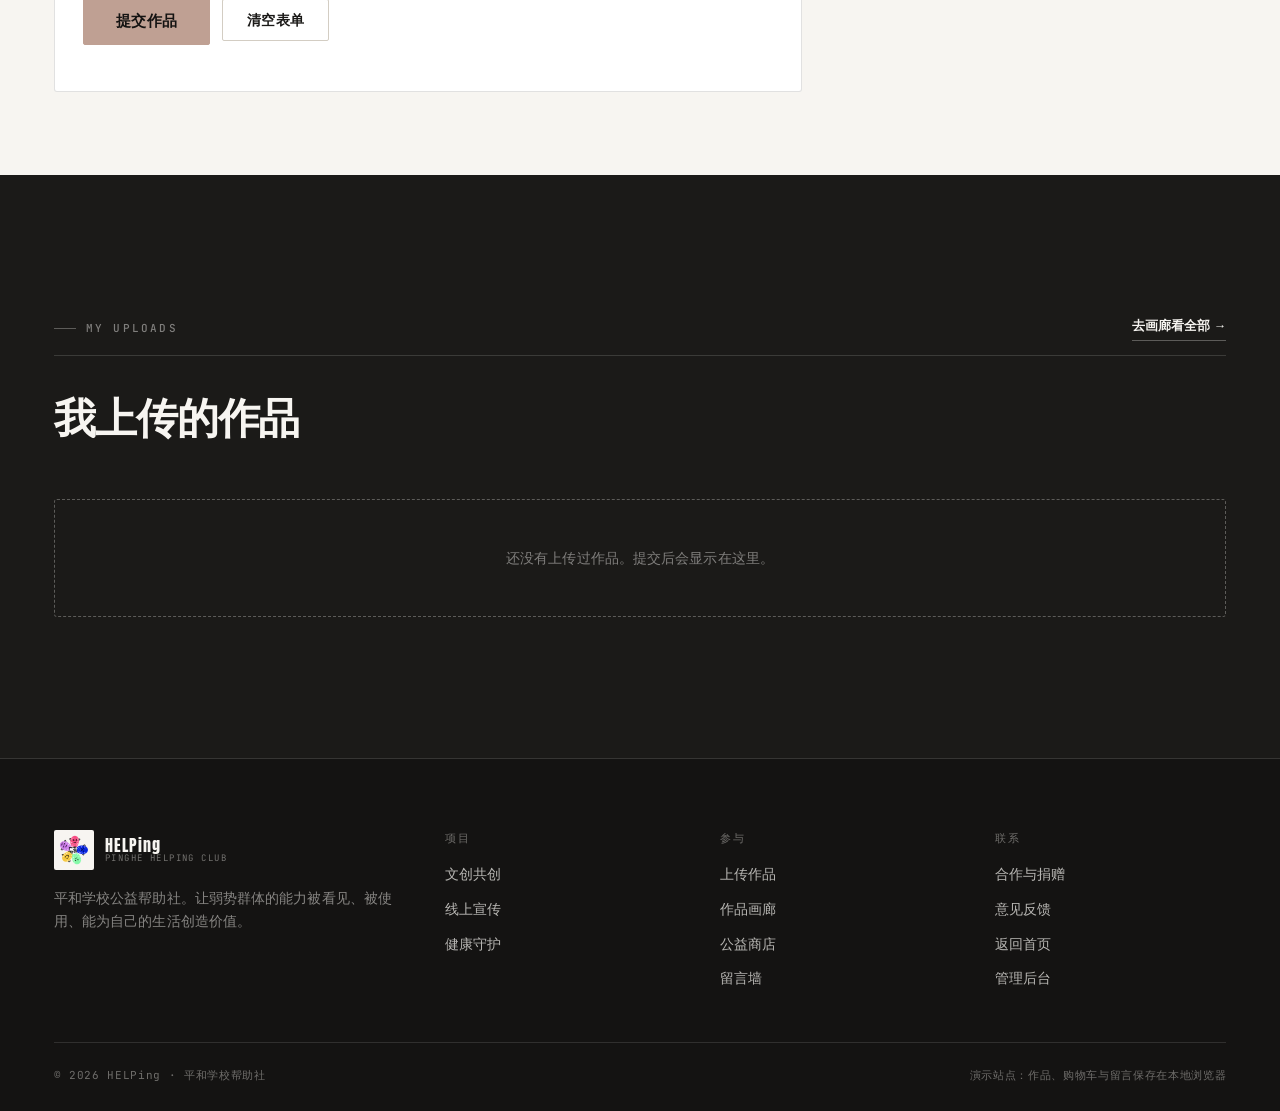
<file: upload.html>
<!DOCTYPE html>
<html lang="zh-CN">
<head>
<meta charset="UTF-8">
<meta name="viewport" content="width=device-width, initial-scale=1">
<link rel="icon" type="image/png" sizes="64x64" href="assets/img/favicon.png">
<link rel="icon" type="image/png" sizes="32x32" href="assets/img/favicon-32.png">
<link rel="apple-touch-icon" href="assets/img/favicon-180.png">
<title>上传原创作品 · HELPing 平和学校帮助社</title>
<meta name="description" content="把山区儿童的原创画作、书法与创意写作上传到 HELPing，作品版权归创作者所有，商家使用需支付酬劳。">
<link rel="stylesheet" href="assets/css/style.css">
<link rel="preload" href="assets/fonts/anton-latin-400-normal.woff2" as="font" type="font/woff2" crossorigin>
</head>
<body class="grain">

<header class="header" data-header>
  <div class="shell header__inner">
    <a class="brand" href="index.html" aria-label="HELPing 首页">
      <span class="brand__mark"><img src="assets/img/badge.png" alt="" width="34" height="34" decoding="async"></span>
      <span class="brand__text">
        <span class="brand__name">HELPing</span>
        <span class="brand__sub">Pinghe Helping Club</span>
      </span>
    </a>
    <nav class="nav" aria-label="主导航">
      <a class="nav__link" href="index.html">首页</a>
      <a class="nav__link" href="projects.html">三个项目</a>
      <a class="nav__link" href="gallery.html">作品画廊</a>
      <a class="nav__link" href="upload.html" aria-current="page">上传作品</a>
      <a class="nav__link" href="shop.html">公益商店</a>
      <a class="nav__link" href="messages.html">留言墙</a>
    </nav>
    <div class="header__actions">
      <button class="cart-btn" type="button" data-cart-open aria-label="打开购物车">
        <svg viewBox="0 0 20 20" fill="none" stroke="currentColor" stroke-width="1.6" stroke-linecap="round" stroke-linejoin="round" aria-hidden="true">
          <path d="M2.5 3h1.7l1.9 9.5a1 1 0 0 0 1 .8h7.5a1 1 0 0 0 1-.8L16.9 6H5.3"/>
          <circle cx="7.6" cy="16.6" r="1.15"/><circle cx="14.6" cy="16.6" r="1.15"/>
        </svg>
        <span class="cart-count" data-cart-count hidden>0</span>
      </button>
      <a class="btn btn--sm header__cta" href="gallery.html">作品画廊</a>
      <button class="burger" type="button" data-burger aria-label="打开菜单" aria-expanded="false">
        <span></span><span></span><span></span>
      </button>
    </div>
  </div>
</header>

<div class="drawer" data-drawer>
  <a class="drawer__link" href="index.html">首页 <span>HOME</span></a>
  <a class="drawer__link" href="projects.html">三个项目 <span>PROJECTS</span></a>
  <a class="drawer__link" href="gallery.html">作品画廊 <span>GALLERY</span></a>
  <a class="drawer__link" href="upload.html">上传作品 <span>UPLOAD</span></a>
  <a class="drawer__link" href="shop.html">公益商店 <span>SHOP</span></a>
  <a class="drawer__link" href="messages.html">留言墙 <span>MESSAGES</span></a>
  <div class="drawer__foot">
    <a class="btn btn--block" href="gallery.html">看看已上传的作品</a>
  </div>
</div>

<main>

  <section class="page-head">
    <span class="scanline" aria-hidden="true"></span>
    <div class="shell">
      <div class="page-head__row">
        <div>
          <nav class="breadcrumbs"><a href="index.html">首页</a><span>/</span><span>上传作品</span></nav>
          <h1 class="h1 page-head__title">上传一份原创作品</h1>
        </div>
        <p class="page-head__aside">
          作品可以是绘画、书法、创意写作手稿或手作照片。
          上传后进入社团审核与二次创作流程，版权始终归创作者本人所有。
        </p>
      </div>
    </div>
  </section>

  <section class="section--paper section section--tight">
    <div class="shell">
      <div class="split" style="align-items:start;grid-template-columns:minmax(0,1.35fr) minmax(0,0.65fr)">

        <!-- ------------------------------ 表单 ------------------------------ -->
        <form class="panel" id="uploadForm" novalidate data-reveal>
          <div class="form-grid">

            <!-- 图片 -->
            <div class="field">
              <label class="field__label">作品图片 <span class="field__req">*</span></label>
              <div class="dropzone" data-dropzone tabindex="0" role="button" aria-label="选择或拖拽作品图片">
                <div class="dropzone__icon">
                  <svg viewBox="0 0 20 20" fill="none" stroke="currentColor" stroke-width="1.6" stroke-linecap="round" stroke-linejoin="round" aria-hidden="true">
                    <path d="M10 13.5V3.6"/><path d="M6.4 7.1 10 3.5l3.6 3.6"/>
                    <path d="M3.2 13v2.4a1.4 1.4 0 0 0 1.4 1.4h10.8a1.4 1.4 0 0 0 1.4-1.4V13"/>
                  </svg>
                </div>
                <div class="dropzone__title">点击选择图片，或拖拽到这里</div>
                <div class="dropzone__hint">支持 JPG / PNG，最多 6 张；建议在光线充足处平铺拍摄，避免反光与阴影</div>
                <input type="file" accept="image/*" multiple data-file-input>
              </div>
              <div class="preview-grid" data-preview></div>
              <p class="field__hint" data-file-hint>尚未选择图片</p>
            </div>

            <hr>

            <div class="form-grid form-grid--2">
              <div class="field">
                <label class="field__label" for="f-title">作品名称 <span class="field__req">*</span></label>
                <input class="input" id="f-title" name="title" type="text" maxlength="40" placeholder="例如：山那边的家" required>
              </div>
              <div class="field">
                <label class="field__label" for="f-category">作品类型 <span class="field__req">*</span></label>
                <select class="select" id="f-category" name="category" required>
                  <option value="">请选择</option>
                  <option>绘画</option>
                  <option>书法</option>
                  <option>创意写作</option>
                  <option>手作</option>
                  <option>其他</option>
                </select>
              </div>
            </div>

            <div class="form-grid form-grid--2">
              <div class="field">
                <label class="field__label" for="f-author">创作者昵称 <span class="field__req">*</span></label>
                <input class="input" id="f-author" name="author" type="text" maxlength="20" placeholder="可用小名或笔名" required>
                <p class="field__hint">本站不会公开创作者的真实姓名与联系方式。</p>
              </div>
              <div class="field">
                <label class="field__label" for="f-age">创作者年龄</label>
                <input class="input" id="f-age" name="age" type="number" min="3" max="18" placeholder="选填，例如 9">
              </div>
            </div>

            <div class="form-grid form-grid--2">
              <div class="field">
                <label class="field__label" for="f-school">学校 / 地区</label>
                <input class="input" id="f-school" name="school" type="text" maxlength="40" placeholder="例如：安徽 · 合作学校">
              </div>
              <div class="field">
                <label class="field__label" for="f-medium">使用材质</label>
                <input class="input" id="f-medium" name="medium" type="text" maxlength="30" placeholder="例如：蜡笔 / 水彩 / 毛笔">
              </div>
            </div>

            <div class="field">
              <label class="field__label" for="f-tags">关键词标签</label>
              <input class="input" id="f-tags" name="tags" type="text" maxlength="60" placeholder="用英文逗号分隔，例如：山川, 家, 星空">
              <p class="field__hint">标签会帮助商家在画廊中检索到这件作品。</p>
            </div>

            <div class="field">
              <label class="field__label" for="f-story">作品背后的故事</label>
              <textarea class="textarea" id="f-story" name="story" maxlength="300" placeholder="创作者说过的、关于这幅画的一句话，或创作时的情境。这部分往往比画面本身更打动人。"></textarea>
            </div>

            <hr>

            <div class="form-grid">
              <label class="checkbox">
                <input type="checkbox" name="own" required>
                <span>我确认该作品为创作者本人原创，且我是创作者本人，或已获得创作者及其监护人同意代为上传。</span>
              </label>
              <label class="checkbox">
                <input type="checkbox" name="license">
                <span>我同意将作品开放给 HELPing 用于公益文创的二次创作与售卖，并接受「商家使用作品需向创作者支付酬劳」的约定。</span>
              </label>
              <label class="checkbox">
                <input type="checkbox" name="display" checked>
                <span>我同意作品在 HELPing 作品画廊中公开展示。</span>
              </label>
            </div>

            <div class="btn-row">
              <button class="btn btn--lg" type="submit">提交作品</button>
              <button class="btn btn--ghost" type="reset" data-reset>清空表单</button>
            </div>

            <p class="field__hint" data-form-msg role="status"></p>
          </div>
        </form>

        <!-- ------------------------------ 侧栏 ------------------------------ -->
        <aside class="stack" data-reveal data-reveal-delay="120">
          <div class="panel panel--sticky">
            <span class="eyebrow eyebrow--plain">上传须知</span>
            <ul class="stack small" style="margin-top:14px;color:var(--ink-2)">
              <li>· 仅接受创作者本人的原创作品，不接受临摹、拼贴或代笔。</li>
              <li>· 图片尽量拍正、拍全，保留纸张边缘与真实的笔触质感。</li>
              <li>· 创意写作类请上传手稿照片，正文可在「作品故事」中简述。</li>
              <li>· 涉及创作者肖像、姓名、住址的信息请勿写入表单。</li>
              <li>· 提交后由社团成员人工审核，通常 3 个工作日内反馈。</li>
            </ul>
          </div>

          <div class="panel">
            <span class="eyebrow eyebrow--plain">版权与酬劳</span>
            <p class="small" style="margin-top:12px;color:var(--ink-2)">
              作品的著作权始终属于创作者本人。HELPing 仅在获得授权后，
              将作品用于公益文创的设计、打样、生产与售卖。
            </p>
            <p class="small muted" style="margin-top:10px">
              任何商家如需使用作品进行生产，须向创作者支付酬劳；
              通过本站售出的产品，也会按约定比例把收益支付给创作者。
            </p>
          </div>

          <div class="notice">
            当前为演示版本：你上传的作品只会保存在<b>本机浏览器</b>中，
            不会上传到服务器，刷新后仍会保留，但换设备或清理浏览器数据后会消失。
          </div>
        </aside>
      </div>
    </div>
  </section>

  <!-- ------------------------------ 我的上传 ------------------------------ -->
  <section class="section section--alt" id="mine">
    <div class="shell">
      <div class="section-head" data-reveal>
        <div class="section-head__top">
          <span class="eyebrow">My uploads</span>
          <a class="link-arrow small" href="gallery.html">去画廊看全部 →</a>
        </div>
        <div class="section-head__body">
          <h2 class="h2">我上传的作品</h2>
        </div>
      </div>
      <div class="gallery-grid" data-my-uploads></div>
    </div>
  </section>

</main>

<footer class="footer">
  <div class="shell">
    <div class="footer__top">
      <div class="footer__brand">
        <a class="brand" href="index.html">
          <span class="brand__mark"><img src="assets/img/badge.png" alt="" width="34" height="34" decoding="async"></span>
          <span class="brand__text">
            <span class="brand__name">HELPing</span>
            <span class="brand__sub">Pinghe Helping Club</span>
          </span>
        </a>
        <p class="footer__desc">
          平和学校公益帮助社。让弱势群体的能力被看见、被使用、能为自己的生活创造价值。
        </p>
      </div>
      <div>
        <div class="footer__col-title">项目</div>
        <div class="footer__links">
          <a href="projects.html#business">文创共创</a>
          <a href="projects.html#outreach">线上宣传</a>
          <a href="projects.html#health">健康守护</a>
        </div>
      </div>
      <div>
        <div class="footer__col-title">参与</div>
        <div class="footer__links">
          <a href="upload.html">上传作品</a>
          <a href="gallery.html">作品画廊</a>
          <a href="shop.html">公益商店</a>
          <a href="messages.html">留言墙</a>
        </div>
      </div>
      <div>
        <div class="footer__col-title">联系</div>
        <div class="footer__links">
          <a href="projects.html#contact">合作与捐赠</a>
          <a href="messages.html">意见反馈</a>
          <a href="index.html">返回首页</a>
          <a href="admin.html">管理后台</a>
        </div>
      </div>
    </div>
    <div class="footer__bottom">
      <span>© <span data-year>2026</span> HELPing · 平和学校帮助社</span>
      <span>演示站点：作品、购物车与留言保存在本地浏览器</span>
    </div>
  </div>
</footer>

<div class="scrim" data-scrim></div>
<aside class="cart-panel" data-cart-panel aria-hidden="true" aria-label="购物车">
  <div class="cart-panel__head">
    <div>
      <div class="h4">购物车</div>
      <div class="tiny muted" data-cart-hint></div>
    </div>
    <button class="cart-btn" type="button" data-cart-close aria-label="关闭购物车">&times;</button>
  </div>
  <div class="cart-panel__body" data-cart-body></div>
  <div class="cart-panel__foot" data-cart-foot hidden></div>
</aside>

<script src="assets/js/store.js"></script>
<script src="assets/js/main.js"></script>
<script src="assets/js/upload.js"></script>
</body>
</html>
</file>
<file: assets/css/style.css>
/* ==========================================================================
   HELPing · 平和学校帮助社
   --------------------------------------------------------------------------
   UI 语言：完全对齐 frc.10711.asia
     · 近黑底 + 暖白字，区块之间用「纸面」浅色反相制造节奏
     · Anton（拉丁展示字）/ Space Grotesk（正文）/ JetBrains Mono（编号·数据）
     · 大字号编辑式标题、编号式章节、细分隔线、4px 小圆角
     · 胶片颗粒 grain、扫描线 scanline、跑马灯 marquee、逐字升起 letter-rise
   配色：完全沿用本站在用的莫兰迪体系，未新增任何色值。
   ========================================================================== */

/* ==========================================================================
   0. 自托管字体
   --------------------------------------------------------------------------
   放在 assets/fonts/ 本地加载。不引用 Google Fonts / jsDelivr：
   外链在国内常年不可达，<link> 会阻塞首屏渲染十几秒。
   中文由系统字体（苹方 / 微软雅黑）承担，故此处只声明三套拉丁字族。
   ========================================================================== */
@font-face {
  font-family: "Anton";
  font-style: normal;
  font-weight: 400;
  font-display: swap;
  src: url("../fonts/anton-latin-400-normal.woff2") format("woff2");
}
@font-face {
  font-family: "Space Grotesk";
  font-style: normal;
  font-weight: 400;
  font-display: swap;
  src: url("../fonts/space-grotesk-latin-400-normal.woff2") format("woff2");
}
@font-face {
  font-family: "Space Grotesk";
  font-style: normal;
  font-weight: 500;
  font-display: swap;
  src: url("../fonts/space-grotesk-latin-500-normal.woff2") format("woff2");
}
@font-face {
  font-family: "Space Grotesk";
  font-style: normal;
  font-weight: 600;
  font-display: swap;
  src: url("../fonts/space-grotesk-latin-600-normal.woff2") format("woff2");
}
@font-face {
  font-family: "Space Grotesk";
  font-style: normal;
  font-weight: 700;
  font-display: swap;
  src: url("../fonts/space-grotesk-latin-700-normal.woff2") format("woff2");
}
@font-face {
  font-family: "JetBrains Mono";
  font-style: normal;
  font-weight: 400;
  font-display: swap;
  src: url("../fonts/jetbrains-mono-latin-400-normal.woff2") format("woff2");
}
@font-face {
  font-family: "JetBrains Mono";
  font-style: normal;
  font-weight: 500;
  font-display: swap;
  src: url("../fonts/jetbrains-mono-latin-500-normal.woff2") format("woff2");
}

/* ==========================================================================
   1. TOKENS
   ========================================================================== */
:root {
  /* ---- 原始色值（莫兰迪，保持原样，勿改） ---- */
  --paper: #f7f5f1;          /* 暖白 */
  --paper-alt: #f0ece6;
  --paper-2: #ffffff;
  --paper-3: #fbfaf8;
  --night: #141312;          /* 暖近黑 */
  --night-2: #1b1a18;
  --night-3: #232120;

  --c-ink: #1a1917;
  --c-ink-2: #55514b;
  --c-ink-3: #8c877f;
  --c-ink-4: #b5afa6;
  --c-line: #e3ded6;
  --c-line-strong: #d3cdc3;

  --sage: #93a794;
  --clay: #bfa093;
  --mist: #8fa3b0;
  --lilac: #b3a2ae;
  --sand: #c4b48c;
  --rose: #c79a94;

  /* ---- 语义层：默认「暗场」---- */
  --bg: var(--night);
  --bg-2: var(--night-2);
  --fg: var(--paper);

  --ink: var(--paper);                     /* 一级文字 */
  --ink-2: rgba(247, 245, 241, 0.70);      /* 二级文字 */
  --ink-3: rgba(247, 245, 241, 0.46);      /* 三级文字 */
  --ink-4: rgba(247, 245, 241, 0.28);      /* 四级文字 */

  --line: rgba(247, 245, 241, 0.15);
  --line-strong: rgba(247, 245, 241, 0.30);
  --rule: rgba(247, 245, 241, 0.15);

  --panel: rgba(247, 245, 241, 0.045);
  --panel-2: var(--night-2);

  --accent: var(--clay);
  --accent-ink: var(--night);

  /* ---- 几何：参考站的小圆角 + 细分隔线 ---- */
  --radius-sm: 2px;
  --radius: 3px;
  --radius-lg: 5px;

  --shell: 1560px;
  --shell-text: 1080px;
  --gutter: clamp(20px, 4.2vw, 60px);
  --header-h: 68px;

  /* ---- 字体 ---- */
  --font-latin: "Anton", "Arial Black", "Helvetica Neue", Impact, sans-serif;
  --font-display: "Noto Sans SC", "PingFang SC", "HarmonyOS Sans SC", "Source Han Sans SC",
    "Microsoft YaHei", "Hiragino Sans GB", system-ui, sans-serif;
  --font-sans: "Space Grotesk", "Noto Sans SC", "PingFang SC", "HarmonyOS Sans SC",
    "Microsoft YaHei", "Hiragino Sans GB", -apple-system, BlinkMacSystemFont, "Segoe UI",
    Roboto, Helvetica, Arial, sans-serif;
  --font-mono: "JetBrains Mono", "SFMono-Regular", Consolas, "Liberation Mono", Menlo, monospace;

  /* ---- 动效：参考站的缓动曲线 ---- */
  --ease-out: cubic-bezier(0.16, 1, 0.3, 1);
  --ease-wipe: cubic-bezier(0.76, 0, 0.24, 1);
  --ease: cubic-bezier(0.22, 0.61, 0.36, 1);
}

/* 纸面区块：把语义层整体反相，色值仍取自同一套莫兰迪 */
.paper,
.section--paper {
  --bg: var(--paper);
  --bg-2: var(--paper-alt);
  --fg: var(--c-ink);
  --ink: var(--c-ink);
  --ink-2: var(--c-ink-2);
  --ink-3: var(--c-ink-3);
  --ink-4: var(--c-ink-4);
  --line: var(--c-line);
  --line-strong: var(--c-line-strong);
  --rule: rgba(26, 25, 23, 0.13);
  --panel: var(--paper-2);
  --panel-2: var(--paper-alt);
  background: var(--bg);
  color: var(--ink);
}

/* ==========================================================================
   2. RESET
   ========================================================================== */
*,
*::before,
*::after { box-sizing: border-box; }

/* [hidden] 必须能压过组件自身的 display。
   浏览器给 [hidden] 的默认样式是 display:none，但那是 UA 样式，
   会被我们自己的类选择器盖掉：.btn 是 inline-flex、.cart-count 是 grid、
   .cart-panel__foot 是 flex。这几个元素由 JS 用 el.hidden 控制显隐，
   一旦被盖掉，属性改了、画面不变——曾导致未登录时「退出登录」常驻、
   购物车为空时角标仍显示「0」、空车时抽屉底部面板不消失。
   所以这里必须 !important，否则新增的组件类随时会再次踩坑。 */
[hidden] { display: none !important; }

html {
  -webkit-text-size-adjust: 100%;
  scroll-behavior: smooth;
  scroll-padding-top: calc(var(--header-h) + 24px);
  background: var(--night);
}

body {
  margin: 0;
  background: var(--bg);
  color: var(--fg);
  font-family: var(--font-sans);
  font-size: 16px;
  font-weight: 400;
  line-height: 1.62;
  letter-spacing: 0.006em;
  -webkit-font-smoothing: antialiased;
  -moz-osx-font-smoothing: grayscale;
  overflow-x: hidden;
}

body.is-locked { overflow: hidden; }

img, svg, video { display: block; max-width: 100%; }
img { height: auto; }

a { color: inherit; text-decoration: none; }

button, input, textarea, select { font: inherit; color: inherit; }
button { cursor: pointer; background: none; border: 0; padding: 0; }

::selection { background: var(--clay); color: var(--night); }

:focus-visible {
  outline: 2px solid var(--clay);
  outline-offset: 3px;
}

/* 细滚动条，贴合技术感 */
* { scrollbar-width: thin; scrollbar-color: var(--line-strong) transparent; }
*::-webkit-scrollbar { width: 9px; height: 9px; }
*::-webkit-scrollbar-track { background: transparent; }
*::-webkit-scrollbar-thumb { background: var(--line-strong); border-radius: 0; }
*::-webkit-scrollbar-thumb:hover { background: var(--ink-3); }

/* ==========================================================================
   3. 排版尺度
   ========================================================================== */
.display,
.h1, .h2, .h3 {
  font-family: var(--font-display);
  font-weight: 900;
  color: var(--ink);
  margin: 0;
  text-wrap: balance;
}

.display {
  font-size: clamp(44px, 8.4vw, 132px);
  line-height: 0.9;
  letter-spacing: -0.035em;
}

.h1 {
  font-size: clamp(34px, 5.4vw, 82px);
  line-height: 0.97;
  letter-spacing: -0.03em;
}

.h2 {
  font-size: clamp(28px, 3.3vw, 50px);
  line-height: 1.02;
  letter-spacing: -0.025em;
}

.h3 {
  font-size: clamp(20px, 2.1vw, 30px);
  line-height: 1.14;
  letter-spacing: -0.02em;
}

.h4 {
  font-family: var(--font-display);
  font-weight: 900;
  font-size: clamp(17px, 1.5vw, 21px);
  line-height: 1.24;
  letter-spacing: -0.015em;
  color: var(--ink);
  margin: 0;
}

/* 拉丁展示字：Anton */
.latin,
[data-anton] {
  font-family: var(--font-latin);
  font-weight: 400;
  text-transform: uppercase;
  letter-spacing: 0.005em;
}

.lede {
  font-size: clamp(16px, 1.32vw, 19px);
  line-height: 1.66;
  color: var(--ink-2);
  max-width: 62ch;
  margin: 0;
  text-wrap: pretty;
}

.small { font-size: 14px; line-height: 1.68; }
.tiny { font-size: 11.5px; line-height: 1.6; }
.muted { color: var(--ink-2); }
.tiny.muted { color: var(--ink-3); }

p { margin: 0 0 1em; }
p:last-child { margin-bottom: 0; }

strong, b { font-weight: 700; color: var(--ink); }

/* 双语小标签：JetBrains Mono */
.eyebrow {
  display: inline-flex;
  align-items: center;
  gap: 10px;
  font-family: var(--font-mono);
  font-size: 11px;
  font-weight: 500;
  line-height: 1;
  letter-spacing: 0.2em;
  text-transform: uppercase;
  color: var(--ink-3);
}

.eyebrow::before {
  content: "";
  width: 22px;
  height: 1px;
  background: var(--line-strong);
  flex: none;
}

.eyebrow--plain { color: var(--ink-3); }
.eyebrow--plain::before { display: none; }

/* 编号胶囊 */
.num-badge {
  display: inline-flex;
  align-items: center;
  font-family: var(--font-mono);
  font-size: 11px;
  font-weight: 400;
  letter-spacing: 0.14em;
  color: var(--ink-3);
  border: 1px solid var(--rule);
  border-radius: var(--radius-sm);
  padding: 5px 10px;
  white-space: nowrap;
}

/* ==========================================================================
   4. 布局原语
   ========================================================================== */
.shell {
  width: 100%;
  max-width: var(--shell);
  margin-inline: auto;
  padding-inline: var(--gutter);
}

.section {
  padding-block: clamp(76px, 11vw, 168px);
  position: relative;
}

.section--tight { padding-block: clamp(52px, 6.5vw, 104px); }
.section--alt { background: var(--bg-2); }

.stack { display: flex; flex-direction: column; gap: 16px; align-items: flex-start; }
.stack > * { margin-bottom: 0; }

.btn-row {
  display: flex;
  flex-wrap: wrap;
  gap: 12px;
  align-items: center;
}

.grid { display: grid; gap: clamp(18px, 2vw, 30px); }
.grid--3 { grid-template-columns: repeat(3, 1fr); }
.grid--2 { grid-template-columns: repeat(2, 1fr); }

.split {
  display: grid;
  grid-template-columns: minmax(0, 1fr) minmax(0, 1.06fr);
  gap: clamp(28px, 5vw, 88px);
  align-items: start;
}

.split__media { margin: 0; }

/* 细横线：参考站大量使用的分隔线 */
.rule { height: 1px; background: var(--rule); border: 0; margin: 0; }

/* ==========================================================================
   5. 颗粒 + 扫描线 + 动效
   ========================================================================== */
.grain::after {
  content: "";
  position: fixed;
  inset: -50%;
  width: 200%;
  height: 200%;
  pointer-events: none;
  z-index: 90;
  opacity: 0.045;
  background-image: url("data:image/svg+xml,%3Csvg viewBox='0 0 256 256' xmlns='http://www.w3.org/2000/svg'%3E%3Cfilter id='n'%3E%3CfeTurbulence type='fractalNoise' baseFrequency='0.85' numOctaves='2' stitchTiles='stitch'/%3E%3C/filter%3E%3Crect width='100%25' height='100%25' filter='url(%23n)'/%3E%3C/svg%3E");
  animation: grain-shift 0.9s steps(4) infinite;
}

.scanline {
  position: absolute;
  left: 0;
  right: 0;
  height: 1px;
  background: linear-gradient(90deg, transparent, var(--clay), transparent);
  opacity: 0.5;
  pointer-events: none;
  z-index: 3;
  animation: scan 3.2s linear infinite;
}

.scanline--static { animation: none; top: 50%; }

@keyframes grain-shift {
  0% { transform: translate(0); }
  25% { transform: translate(-2%, 1%); }
  50% { transform: translate(1%, -2%); }
  75% { transform: translate(-1%, 2%); }
  to { transform: translate(2%, -1%); }
}

@keyframes scan {
  0% { top: -10%; }
  to { top: 110%; }
}

@keyframes marquee {
  0% { transform: translate(0); }
  to { transform: translate(-50%); }
}

@keyframes letter-rise {
  0% { opacity: 0; transform: translateY(115%) rotate(4deg); }
  to { opacity: 1; transform: translateY(0) rotate(0); }
}

@keyframes rise {
  0% { opacity: 0; transform: translateY(28px); }
  to { opacity: 1; transform: translateY(0); }
}

@keyframes wipe {
  0% { transform: scaleY(0); transform-origin: bottom; }
  45% { transform: scaleY(1); transform-origin: bottom; }
  55% { transform: scaleY(1); transform-origin: top; }
  to { transform: scaleY(0); transform-origin: top; }
}

@keyframes spin-slow { to { transform: rotate(360deg); } }

@keyframes blink {
  0%, to { opacity: 1; }
  50% { opacity: 0.15; }
}

/* —— 滚动显现 —— */
[data-reveal] { opacity: 0; }

[data-reveal].is-in {
  animation: rise 1.05s var(--ease-out) both;
}

/* 标题逐行升起：进入视口后按行错开 */
.rise-line { display: block; overflow: hidden; }
.rise-line > span {
  display: block;
  animation: letter-rise 1s var(--ease-out) both;
}
.rise-line:nth-child(2) > span { animation-delay: 0.09s; }
.rise-line:nth-child(3) > span { animation-delay: 0.18s; }

/* 图片幕帘揭幕 */
.wipe-in { position: relative; overflow: hidden; }
.wipe-in::after {
  content: "";
  position: absolute;
  inset: 0;
  background: var(--bg);
  z-index: 2;
}
[data-reveal].is-in .wipe-in::after,
.hero .wipe-in::after {
  animation: wipe 0.9s var(--ease-wipe) both;
}

.spin-slow { animation: spin-slow 14s linear infinite; }
.blink { animation: blink 1.6s steps(2, start) infinite; }

/* ==========================================================================
   6. 顶栏 / 导航 / 抽屉
   ========================================================================== */
.header {
  position: fixed;
  inset: 0 0 auto 0;
  z-index: 100;
  height: var(--header-h);
  display: flex;
  align-items: center;
  border-bottom: 1px solid transparent;
  transition: background 0.35s var(--ease), border-color 0.35s var(--ease), backdrop-filter 0.35s var(--ease);
}

.header.is-stuck {
  background: rgba(20, 19, 18, 0.82);
  border-bottom-color: rgba(247, 245, 241, 0.12);
  backdrop-filter: blur(14px) saturate(130%);
  -webkit-backdrop-filter: blur(14px) saturate(130%);
}

.header__inner {
  display: flex;
  align-items: center;
  gap: 26px;
  width: 100%;
}

/* 品牌 */
.brand {
  display: inline-flex;
  align-items: center;
  gap: 11px;
  flex: none;
}

.brand__mark {
  display: grid;
  place-items: center;
  width: 40px;
  height: 40px;
  padding: 3px;
  /* 社徽是彩色手绘、中间「帮助」二字为深色，深色页眉上必须有亮底才看得清 */
  background: var(--paper);
  border: 1px solid rgba(247, 245, 241, 0.28);
  border-radius: var(--radius-sm);
  overflow: hidden;
  transition: transform 0.3s var(--ease), box-shadow 0.3s var(--ease);
}

.brand__mark img {
  display: block;
  width: 100%;
  height: 100%;
  object-fit: contain;
}

.brand:hover .brand__mark {
  transform: scale(1.06);
  box-shadow: 0 0 0 3px rgba(247, 245, 241, 0.12);
}

.brand__text { display: flex; flex-direction: column; gap: 1px; line-height: 1; }

.brand__name {
  font-family: var(--font-latin);
  font-size: 16px;
  letter-spacing: 0.06em;
  color: var(--paper);
  /* 不加 text-transform：社团名写作「HELPing」，
     大写 HELP + 小写 ing 是刻意的双关（帮助的进行时），全大写会把它抹掉 */
}

.brand__sub {
  font-family: var(--font-mono);
  font-size: 9px;
  letter-spacing: 0.16em;
  text-transform: uppercase;
  color: rgba(247, 245, 241, 0.42);
}

/* 主导航：等宽字 + 悬浮细线 */
.nav {
  display: flex;
  align-items: center;
  gap: 2px;
  margin-left: auto;
}

.nav__link {
  position: relative;
  font-size: 13.5px;
  font-weight: 500;
  letter-spacing: 0.02em;
  color: rgba(247, 245, 241, 0.62);
  padding: 9px 12px;
  transition: color 0.25s var(--ease);
}

.nav__link::after {
  content: "";
  position: absolute;
  left: 12px;
  right: 12px;
  bottom: 4px;
  height: 1px;
  background: var(--clay);
  transform: scaleX(0);
  transform-origin: left;
  transition: transform 0.4s var(--ease-out);
}

.nav__link:hover { color: var(--paper); }
.nav__link:hover::after { transform: scaleX(1); }

.nav__link[aria-current="page"] { color: var(--paper); }
.nav__link[aria-current="page"]::after { transform: scaleX(1); background: var(--clay); }

.header__actions { display: flex; align-items: center; gap: 12px; flex: none; }
.header__cta { display: none; }

/* 购物车按钮 */
.cart-btn {
  position: relative;
  display: grid;
  place-items: center;
  width: 38px;
  height: 38px;
  border: 1px solid rgba(247, 245, 241, 0.18);
  border-radius: var(--radius-sm);
  color: rgba(247, 245, 241, 0.8);
  transition: border-color 0.25s var(--ease), color 0.25s var(--ease), background 0.25s var(--ease);
}

.cart-btn:hover {
  border-color: var(--clay);
  color: var(--paper);
  background: rgba(191, 160, 147, 0.12);
}

.cart-btn svg { width: 19px; height: 19px; }

.cart-count {
  position: absolute;
  top: -7px;
  right: -7px;
  min-width: 17px;
  height: 17px;
  padding: 0 4px;
  display: grid;
  place-items: center;
  background: var(--clay);
  color: var(--night);
  border-radius: var(--radius-sm);
  font-family: var(--font-mono);
  font-size: 10px;
  font-weight: 500;
  line-height: 1;
}

/* 汉堡 */
.burger {
  display: none;
  width: 38px;
  height: 38px;
  border: 1px solid rgba(247, 245, 241, 0.18);
  border-radius: var(--radius-sm);
  place-items: center;
  gap: 4px;
  align-content: center;
}

.burger span {
  display: block;
  width: 16px;
  height: 1.5px;
  background: var(--paper);
  transition: transform 0.32s var(--ease), opacity 0.2s var(--ease);
}

.burger.is-open span:nth-child(1) { transform: translateY(5.5px) rotate(45deg); }
.burger.is-open span:nth-child(2) { opacity: 0; }
.burger.is-open span:nth-child(3) { transform: translateY(-5.5px) rotate(-45deg); }

/* 移动端全屏抽屉 */
.drawer {
  position: fixed;
  inset: 0;
  z-index: 120;
  background: var(--night);
  padding: calc(var(--header-h) + 30px) var(--gutter) 32px;
  display: flex;
  flex-direction: column;
  gap: 0;
  clip-path: inset(0 0 100% 0);
  transition: clip-path 0.62s var(--ease-wipe);
  overflow-y: auto;
}

.drawer.is-open { clip-path: inset(0 0 0 0); }

.drawer__link {
  display: flex;
  align-items: baseline;
  justify-content: space-between;
  gap: 16px;
  padding: 18px 0;
  border-bottom: 1px solid rgba(247, 245, 241, 0.12);
  font-family: var(--font-display);
  font-weight: 900;
  font-size: clamp(26px, 8vw, 40px);
  line-height: 1;
  letter-spacing: -0.02em;
  color: var(--paper);
}

.drawer__link span {
  font-family: var(--font-mono);
  font-weight: 400;
  font-size: 10px;
  letter-spacing: 0.2em;
  color: rgba(247, 245, 241, 0.42);
  text-transform: uppercase;
}

.drawer__link:hover { color: var(--clay); }

.drawer__foot { margin-top: auto; padding-top: 30px; display: grid; gap: 10px; }

/* ==========================================================================
   7. 按钮 / 链接 / 标签
   ========================================================================== */
.btn {
  --btn-bg: var(--clay);
  --btn-fg: var(--night);
  --btn-bd: var(--clay);
  display: inline-flex;
  align-items: center;
  justify-content: center;
  gap: 9px;
  padding: 13px 24px;
  border: 1px solid var(--btn-bd);
  border-radius: var(--radius-sm);
  background: var(--btn-bg);
  color: var(--btn-fg);
  font-family: var(--font-sans);
  font-size: 14px;
  font-weight: 600;
  letter-spacing: 0.02em;
  line-height: 1;
  white-space: nowrap;
  transition: transform 0.3s var(--ease-out), background 0.25s var(--ease),
    color 0.25s var(--ease), border-color 0.25s var(--ease);
}

.btn:hover { transform: translateY(-2px); }
.btn:active { transform: translateY(0); }

.btn--ghost {
  --btn-bg: transparent;
  --btn-fg: var(--ink);
  --btn-bd: var(--line-strong);
}

.btn--ghost:hover { --btn-bd: var(--ink); }

.btn--light {
  --btn-bg: var(--paper);
  --btn-fg: var(--night);
  --btn-bd: var(--paper);
}

.btn--ghost-light {
  --btn-bg: transparent;
  --btn-fg: var(--paper);
  --btn-bd: rgba(247, 245, 241, 0.42);
}

.btn--ghost-light:hover { --btn-bd: var(--paper); }

.btn--sm { padding: 9px 16px; font-size: 12.5px; }
.btn--lg { padding: 16px 32px; font-size: 15px; }
.btn--block { width: 100%; }

/* 箭头链接 */
.link-arrow {
  display: inline-flex;
  align-items: center;
  gap: 7px;
  font-size: 14px;
  font-weight: 600;
  letter-spacing: 0.01em;
  color: var(--ink);
  padding-bottom: 3px;
  border-bottom: 1px solid var(--line-strong);
  transition: color 0.25s var(--ease), border-color 0.25s var(--ease), gap 0.3s var(--ease-out);
}

.link-arrow:hover { color: var(--clay); border-bottom-color: var(--clay); gap: 11px; }
.link-arrow.small { font-size: 12.5px; }

/* 圆形色点标签 */
.tag {
  display: inline-flex;
  align-items: center;
  gap: 7px;
  padding: 6px 12px 6px 10px;
  border: 1px solid var(--rule);
  border-radius: var(--radius-sm);
  font-family: var(--font-mono);
  font-size: 11px;
  letter-spacing: 0.08em;
  color: var(--ink-2);
  white-space: nowrap;
}

.tag::before {
  content: "";
  width: 6px;
  height: 6px;
  border-radius: 50%;
  background: var(--ink-3);
  flex: none;
}

.tag--sage::before { background: var(--sage); }
.tag--clay::before { background: var(--clay); }
.tag--mist::before { background: var(--mist); }
.tag--sand::before { background: var(--sand); }
.tag--lilac::before { background: var(--lilac); }
.tag--rose::before { background: var(--rose); }

/* 筛选 chip */
.chip {
  display: inline-flex;
  align-items: center;
  gap: 8px;
  padding: 9px 15px;
  border: 1px solid var(--rule);
  border-radius: var(--radius-sm);
  background: transparent;
  font-family: var(--font-mono);
  font-size: 11.5px;
  letter-spacing: 0.06em;
  color: var(--ink-2);
  transition: border-color 0.25s var(--ease), color 0.25s var(--ease), background 0.25s var(--ease);
}

.chip:hover { border-color: var(--line-strong); color: var(--ink); }

.chip.is-active {
  background: var(--clay);
  border-color: var(--clay);
  color: var(--night);
  font-weight: 500;
}

.chip__n {
  font-size: 10px;
  opacity: 0.7;
}

.filters {
  display: flex;
  flex-wrap: wrap;
  gap: 9px;
  align-items: center;
}

/* ==========================================================================
   8. HERO
   ========================================================================== */
.hero {
  position: relative;
  padding-block: calc(var(--header-h) + clamp(48px, 9vw, 118px)) clamp(48px, 7vw, 96px);
  overflow: hidden;
  background: var(--night);
  color: var(--paper);
}

/* 极淡的纵向网格线，撑住版面 */
.hero::before {
  content: "";
  position: absolute;
  inset: 0;
  pointer-events: none;
  background-image: linear-gradient(90deg, rgba(247, 245, 241, 0.055) 1px, transparent 1px);
  background-size: calc(100% / 6) 100%;
  mask-image: linear-gradient(180deg, transparent, #000 18%, #000 72%, transparent);
  -webkit-mask-image: linear-gradient(180deg, transparent, #000 18%, #000 72%, transparent);
}

.hero .shell { position: relative; z-index: 2; }

.hero__grid {
  display: grid;
  grid-template-columns: minmax(0, 1.28fr) minmax(0, 0.72fr);
  gap: clamp(30px, 4.4vw, 72px);
  align-items: start;
}

.hero__title {
  margin-top: 24px;
  color: var(--paper);
}

.hero__title em {
  font-style: normal;
  color: var(--clay);
}

.hero__lede {
  margin-top: 26px;
  max-width: 46ch;
  font-size: clamp(16px, 1.35vw, 19.5px);
  line-height: 1.62;
  color: rgba(247, 245, 241, 0.66);
}

.hero__meta {
  display: flex;
  flex-wrap: wrap;
  gap: 8px;
  margin-top: 34px;
}

.hero__aside { display: grid; gap: 18px; }

.hero__figure {
  margin: 0;
  border: 1px solid rgba(247, 245, 241, 0.14);
  border-radius: var(--radius);
  overflow: hidden;
  background: var(--night-2);
}

.hero__figure img { width: 100%; }

.hero__band {
  margin: clamp(40px, 5.4vw, 76px) 0 0;
  border: 1px solid rgba(247, 245, 241, 0.14);
  border-radius: var(--radius);
  overflow: hidden;
  background: var(--night-2);
}

.hero__band img { width: 100%; }

/* HERO 里的说明面板 */
.hero .panel {
  background: rgba(247, 245, 241, 0.05);
  border-color: rgba(247, 245, 241, 0.13);
}

.hero .panel .small { color: rgba(247, 245, 241, 0.66) !important; }

/* ==========================================================================
   9. 跑马灯
   ========================================================================== */
.marquee {
  position: relative;
  overflow: hidden;
  border-block: 1px solid var(--rule);
  padding-block: 15px;
  background: var(--bg-2);
  user-select: none;
}

.marquee::before,
.marquee::after {
  content: "";
  position: absolute;
  top: 0;
  bottom: 0;
  width: 90px;
  z-index: 2;
  pointer-events: none;
}

.marquee::before { left: 0; background: linear-gradient(90deg, var(--bg-2), transparent); }
.marquee::after { right: 0; background: linear-gradient(270deg, var(--bg-2), transparent); }

.marquee__track {
  display: flex;
  align-items: center;
  width: max-content;
  animation: marquee 60s linear infinite;
}

.marquee:hover .marquee__track { animation-play-state: paused; }

.marquee__item {
  display: inline-flex;
  align-items: center;
  gap: 26px;
  padding-inline: 26px;
  font-family: var(--font-mono);
  font-size: 12px;
  font-weight: 400;
  letter-spacing: 0.2em;
  text-transform: uppercase;
  color: var(--ink-3);
  white-space: nowrap;
}

.marquee__item::after {
  content: "";
  width: 5px;
  height: 5px;
  border-radius: 50%;
  background: var(--clay);
  flex: none;
}

/* ==========================================================================
   10. 章节头
   ========================================================================== */
.section-head { margin-bottom: clamp(34px, 4.6vw, 72px); }

.section-head__top {
  display: flex;
  align-items: center;
  justify-content: space-between;
  gap: 20px;
  flex-wrap: wrap;
  padding-bottom: 14px;
  border-bottom: 1px solid var(--rule);
  margin-bottom: clamp(24px, 3.2vw, 44px);
}

.section-head__body { max-width: 100%; }

/* 大标题的宽度约束必须挂在标题自身上，em 才等于标题字号 */
.section-head__body .h1 { max-width: min(100%, 15em); }
.section-head__body .lede { max-width: 56ch; }

/* ==========================================================================
   11. 数据 / 规格表
   ========================================================================== */
.stats {
  display: grid;
  grid-template-columns: repeat(4, 1fr);
  border-top: 1px solid var(--rule);
  border-left: 1px solid var(--rule);
}

.stat {
  padding: clamp(22px, 2.4vw, 36px) clamp(18px, 2vw, 30px);
  border-right: 1px solid var(--rule);
  border-bottom: 1px solid var(--rule);
  display: flex;
  flex-direction: column;
  gap: 10px;
}

.stat__num {
  font-family: var(--font-latin);
  font-size: clamp(50px, 6vw, 100px);
  font-weight: 400;
  line-height: 0.82;
  letter-spacing: -0.02em;
  color: var(--ink);
}

.stat__label {
  font-family: var(--font-mono);
  font-size: 11px;
  letter-spacing: 0.16em;
  text-transform: uppercase;
  color: var(--ink-2);
}

.stat__note { font-size: 13px; line-height: 1.6; color: var(--ink-3); }

/* 规格表（dl 风格） */
.spec-list {
  display: grid;
  grid-template-columns: repeat(2, 1fr);
  border-top: 1px solid var(--rule);
}

.spec-list > * {
  display: flex;
  align-items: baseline;
  justify-content: space-between;
  gap: 18px;
  padding: 15px 0;
  border-bottom: 1px solid var(--rule);
}

.spec-list dt {
  font-family: var(--font-mono);
  font-size: 11px;
  letter-spacing: 0.14em;
  text-transform: uppercase;
  color: var(--ink-3);
}

.spec-list dd { margin: 0; font-size: 14.5px; font-weight: 600; color: var(--ink); }

/* ==========================================================================
   12. 项目卡
   ========================================================================== */
.project {
  position: relative;
  display: flex;
  flex-direction: column;
  gap: 16px;
  padding: clamp(24px, 2.6vw, 40px);
  border: 1px solid var(--rule);
  border-radius: var(--radius);
  background: var(--panel);
  overflow: hidden;
  transition: border-color 0.35s var(--ease), transform 0.5s var(--ease-out);
}

.project:hover { border-color: var(--line-strong); transform: translateY(-4px); }

.project__idx {
  font-family: var(--font-mono);
  font-size: 11px;
  letter-spacing: 0.2em;
  color: var(--ink-3);
}

.project__accent {
  position: absolute;
  top: 0;
  left: 0;
  width: 100%;
  height: 2px;
}

.project__foot { margin-top: auto; padding-top: 8px; }
.project .h3 { margin-top: 4px; }

/* ==========================================================================
   13. 卡片 / 作品 / 商品
   ========================================================================== */
.gallery-grid {
  display: grid;
  grid-template-columns: repeat(4, 1fr);
  gap: clamp(14px, 1.5vw, 24px);
}

.shop-grid,
.preview-grid {
  display: grid;
  grid-template-columns: repeat(3, 1fr);
  gap: clamp(16px, 1.9vw, 30px);
}

.card {
  display: flex;
  flex-direction: column;
  margin: 0;
  border: 1px solid var(--rule);
  border-radius: var(--radius);
  background: var(--panel);
  overflow: hidden;
  transition: border-color 0.35s var(--ease), transform 0.5s var(--ease-out);
}

.card:hover { border-color: var(--line-strong); transform: translateY(-4px); }

/* 所有作品图同为 1024×907，用同比例盒子 → 网格严整且不裁切 */
.card__media {
  position: relative;
  aspect-ratio: 1024 / 907;
  overflow: hidden;
  background: var(--panel-2);
}

.card__media img {
  width: 100%;
  height: 100%;
  object-fit: cover;
  transition: transform 0.7s var(--ease-out), filter 0.5s var(--ease);
}

.card:hover .card__media img { transform: scale(1.035); }

.card__body {
  padding: 16px 18px 20px;
  display: flex;
  flex-direction: column;
  gap: 6px;
  flex: 1;
}

.card__kicker {
  font-family: var(--font-mono);
  font-size: 10.5px;
  letter-spacing: 0.14em;
  text-transform: uppercase;
  color: var(--ink-3);
}

/* 作品卡（画廊）—— .art 在 gallery.js 里是 <button>，需显式左对齐并撑满 */
.art {
  display: flex;
  flex-direction: column;
  width: 100%;
  text-align: left;
}

.art__wrap { position: relative; }

.art__media { position: relative; aspect-ratio: 1024 / 907; overflow: hidden; background: var(--panel-2); }
.art__media img { width: 100%; height: 100%; object-fit: cover; transition: transform 0.7s var(--ease-out); }
.art:hover .art__media img { transform: scale(1.035); }

.art__badge {
  position: absolute;
  top: 10px;
  left: 10px;
  z-index: 2;
  padding: 5px 9px;
  background: rgba(20, 19, 18, 0.74);
  border: 1px solid rgba(247, 245, 241, 0.2);
  border-radius: var(--radius-sm);
  backdrop-filter: blur(8px);
  -webkit-backdrop-filter: blur(8px);
  font-family: var(--font-mono);
  font-size: 10px;
  letter-spacing: 0.1em;
  color: var(--paper);
}

.art__body { padding: 15px 0 0; display: flex; flex-direction: column; gap: 7px; flex: 1; }
.art__title { font-family: var(--font-display); font-weight: 900; font-size: 17px; letter-spacing: -0.015em; color: var(--ink); }
.art__meta { font-size: 12.5px; line-height: 1.55; color: var(--ink-3); }
.art__tags { display: flex; flex-wrap: wrap; gap: 6px; margin-top: 2px; }

/* 商品卡 */
.product {
  display: flex;
  flex-direction: column;
  border: 1px solid var(--rule);
  border-radius: var(--radius);
  background: var(--panel);
  overflow: hidden;
  transition: border-color 0.35s var(--ease), transform 0.5s var(--ease-out);
}

.product:hover { border-color: var(--line-strong); transform: translateY(-4px); }

.product__media {
  position: relative;
  aspect-ratio: 1024 / 907;
  overflow: hidden;
  background: var(--panel-2);
}

.product__media img { width: 100%; height: 100%; object-fit: cover; transition: transform 0.7s var(--ease-out); }
.product:hover .product__media img { transform: scale(1.035); }

.product__flag {
  position: absolute;
  top: 10px;
  left: 10px;
  z-index: 2;
  padding: 5px 9px;
  background: var(--clay);
  color: var(--night);
  border-radius: var(--radius-sm);
  font-family: var(--font-mono);
  font-size: 10px;
  font-weight: 500;
  letter-spacing: 0.1em;
}

.product__body { padding: 18px; display: flex; flex-direction: column; gap: 9px; flex: 1; }

/* 「原作 · 作品名」小标签 */
.product__origin {
  font-family: var(--font-mono);
  font-size: 10.5px;
  letter-spacing: 0.12em;
  text-transform: uppercase;
  color: var(--ink-3);
}

.product__name {
  font-family: var(--font-display);
  font-weight: 900;
  font-size: 16.5px;
  line-height: 1.32;
  letter-spacing: -0.012em;
  color: var(--ink);
}

.product__desc { font-size: 13px; line-height: 1.66; color: var(--ink-3); }

.product__price {
  display: flex;
  align-items: baseline;
  gap: 9px;
  margin-top: auto;
  padding-top: 4px;
  font-family: var(--font-mono);
  font-size: 19px;
  font-weight: 500;
  color: var(--ink);
}

/* 原价划线（shop.js 生成的是裸 <s>，不带类名） */
.product__price s {
  font-size: 13px;
  font-weight: 400;
  color: var(--ink-4);
}

.product__body .btn { margin-top: 6px; }

/* ==========================================================================
   14. 流程步骤
   ========================================================================== */
.steps { border-top: 1px solid var(--rule); }

.step {
  display: grid;
  grid-template-columns: 132px minmax(0, 1fr);
  gap: clamp(18px, 3vw, 48px);
  padding: clamp(24px, 2.8vw, 40px) 0;
  border-bottom: 1px solid var(--rule);
  transition: background 0.4s var(--ease);
}

.step__idx {
  font-family: var(--font-mono);
  font-size: 11px;
  letter-spacing: 0.2em;
  color: var(--ink-3);
  padding-top: 5px;
}

.step__title { margin-bottom: 8px; }

.step__desc {
  font-size: 14.5px;
  line-height: 1.72;
  color: var(--ink-2);
  max-width: 68ch;
  margin: 0;
}

/* ==========================================================================
   15. 留言墙
   ========================================================================== */
.msg-wall {
  display: grid;
  grid-template-columns: repeat(3, 1fr);
  gap: clamp(14px, 1.7vw, 24px);
}

.note {
  position: relative;
  display: flex;
  flex-direction: column;
  gap: 14px;
  padding: clamp(20px, 2.1vw, 30px);
  border: 1px solid var(--rule);
  border-radius: var(--radius);
  background: var(--panel);
  transition: border-color 0.35s var(--ease), transform 0.5s var(--ease-out);
}

.note:hover { border-color: var(--line-strong); transform: translateY(-3px); }

/* 便签顶部色条，沿用原莫兰迪点色 */
.note::before {
  content: "";
  position: absolute;
  top: 0;
  left: 0;
  width: 100%;
  height: 2px;
  background: var(--ink-3);
  border-radius: var(--radius) var(--radius) 0 0;
}

.note--sage::before { background: var(--sage); }
.note--clay::before { background: var(--clay); }
.note--mist::before { background: var(--mist); }
.note--sand::before { background: var(--sand); }
.note--lilac::before { background: var(--lilac); }
.note--rose::before { background: var(--rose); }

.note__text {
  font-size: 14.5px;
  line-height: 1.76;
  color: var(--ink);
  margin: 0;
  flex: 1;
}

.note__foot {
  display: flex;
  align-items: flex-end;
  justify-content: space-between;
  gap: 14px;
  padding-top: 14px;
  border-top: 1px solid var(--rule);
  font-size: 12px;
  line-height: 1.5;
  color: var(--ink-3);
}

.note__who { font-weight: 600; color: var(--ink); }

.note__like {
  display: inline-flex;
  align-items: center;
  gap: 6px;
  padding: 5px 9px;
  border: 1px solid var(--rule);
  border-radius: var(--radius-sm);
  font-family: var(--font-mono);
  font-size: 11px;
  color: var(--ink-3);
  transition: border-color 0.25s var(--ease), color 0.25s var(--ease), background 0.25s var(--ease);
}

.note__like svg { width: 14px; height: 14px; }
.note__like:hover { border-color: var(--rose); color: var(--rose); }
.note__like.is-on { background: var(--rose); border-color: var(--rose); color: var(--night); }

/* 待审核的留言：虚线边框 + 角标，让人一眼看出它还没正式上墙 */
.note.is-pending { border-style: dashed; }

.note__review {
  display: inline-block;
  margin-bottom: 10px;
  padding: 3px 8px;
  border: 1px dashed var(--line-strong);
  border-radius: var(--radius-sm);
  font-family: var(--font-mono);
  font-size: 10px;
  letter-spacing: 0.14em;
  text-transform: uppercase;
  color: var(--ink-3);
}

/* ==========================================================================
   16. 表单
   ========================================================================== */
.form-grid { display: grid; gap: 18px; }
.form-grid--2 { grid-template-columns: repeat(2, 1fr); }

.field { display: flex; flex-direction: column; gap: 8px; min-width: 0; }

.field__label {
  font-family: var(--font-mono);
  font-size: 11px;
  letter-spacing: 0.14em;
  text-transform: uppercase;
  color: var(--ink-3);
}

.field__req { color: var(--clay); }

.field__hint { font-size: 12px; line-height: 1.6; color: var(--ink-3); }

.input,
.select,
.textarea {
  width: 100%;
  padding: 12px 14px;
  background: var(--panel);
  border: 1px solid var(--rule);
  border-radius: var(--radius-sm);
  color: var(--ink);
  font-family: var(--font-sans);
  font-size: 14.5px;
  line-height: 1.5;
  transition: border-color 0.22s var(--ease), background 0.22s var(--ease);
}

.input::placeholder,
.textarea::placeholder { color: var(--ink-4); }

.input:focus,
.select:focus,
.textarea:focus {
  outline: none;
  border-color: var(--clay);
  background: var(--panel-2);
}

.textarea { min-height: 132px; resize: vertical; }

.select {
  appearance: none;
  background-image: linear-gradient(45deg, transparent 50%, currentColor 50%),
    linear-gradient(135deg, currentColor 50%, transparent 50%);
  background-position: calc(100% - 17px) calc(50% + 1px), calc(100% - 12px) calc(50% + 1px);
  background-size: 5px 5px, 5px 5px;
  background-repeat: no-repeat;
  padding-right: 36px;
}

.select option { background: var(--night-2); color: var(--paper); }

.checkbox {
  display: flex;
  align-items: flex-start;
  gap: 11px;
  font-size: 13.5px;
  line-height: 1.6;
  color: var(--ink-2);
  cursor: pointer;
}

.checkbox input {
  appearance: none;
  flex: none;
  width: 17px;
  height: 17px;
  margin-top: 2px;
  border: 1px solid var(--line-strong);
  border-radius: var(--radius-sm);
  background: var(--panel);
  transition: background 0.2s var(--ease), border-color 0.2s var(--ease);
}

.checkbox input:checked { background: var(--clay); border-color: var(--clay); }

.checkbox input:checked::after {
  content: "";
  display: block;
  width: 4px;
  height: 8px;
  margin: 2px auto 0;
  border: solid var(--night);
  border-width: 0 2px 2px 0;
  transform: rotate(45deg);
}

/* 拖拽区 */
.dropzone {
  display: flex;
  flex-direction: column;
  align-items: center;
  justify-content: center;
  gap: 12px;
  padding: clamp(32px, 5vw, 60px) 24px;
  border: 1px dashed var(--line-strong);
  border-radius: var(--radius);
  background: var(--panel);
  text-align: center;
  cursor: pointer;
  transition: border-color 0.25s var(--ease), background 0.25s var(--ease);
}

.dropzone:hover,
.dropzone.is-drag {
  border-color: var(--clay);
  border-style: solid;
  background: rgba(191, 160, 147, 0.08);
}

.dropzone__icon {
  width: 46px;
  height: 46px;
  display: grid;
  place-items: center;
  border: 1px solid var(--rule);
  border-radius: var(--radius-sm);
  color: var(--ink-2);
}

.dropzone__icon svg { width: 22px; height: 22px; }

.dropzone__title {
  font-family: var(--font-display);
  font-weight: 900;
  font-size: 18px;
  letter-spacing: -0.015em;
  color: var(--ink);
}

.dropzone__hint { font-family: var(--font-mono); font-size: 11px; letter-spacing: 0.1em; color: var(--ink-3); }

/* 上传预览 */
.preview-grid { grid-template-columns: repeat(4, 1fr); gap: 12px; }

.preview { position: relative; aspect-ratio: 1; border: 1px solid var(--rule); border-radius: var(--radius-sm); overflow: hidden; background: var(--panel-2); }
.preview img { width: 100%; height: 100%; object-fit: cover; }

.preview__x {
  position: absolute;
  top: 5px;
  right: 5px;
  width: 24px;
  height: 24px;
  display: grid;
  place-items: center;
  background: rgba(20, 19, 18, 0.74);
  border: 1px solid rgba(247, 245, 241, 0.24);
  border-radius: var(--radius-sm);
  color: var(--paper);
  font-size: 15px;
  line-height: 1;
  backdrop-filter: blur(6px);
  -webkit-backdrop-filter: blur(6px);
}

.preview__x:hover { background: var(--clay); color: var(--night); border-color: var(--clay); }

/* ==========================================================================
   17. 面板 / 提示 / 空状态 / 页头 / 面包屑
   ========================================================================== */
.panel {
  padding: clamp(20px, 2.2vw, 30px);
  border: 1px solid var(--rule);
  border-radius: var(--radius);
  background: var(--panel);
}

.panel--sticky { position: sticky; top: calc(var(--header-h) + 24px); }

.notice {
  display: flex;
  gap: 14px;
  padding: 18px 20px;
  border: 1px solid var(--rule);
  border-left: 2px solid var(--sand);
  border-radius: var(--radius-sm);
  background: var(--panel);
  font-size: 13.5px;
  line-height: 1.66;
  color: var(--ink-2);
}

.empty-state {
  padding: 46px 24px;
  border: 1px dashed var(--line-strong);
  border-radius: var(--radius);
  text-align: center;
  font-size: 14px;
  line-height: 1.72;
  color: var(--ink-3);
}

/* 商店无在售商品时的空状态。它是网格里唯一的子元素，
   不跨满整行的话会缩在三分之一宽度里，很难看。 */
.shop-empty {
  grid-column: 1 / -1;
}

.shop-empty__desc {
  margin: 0 auto 20px;
  max-width: 46ch;
}

.shop-empty__acts {
  display: flex;
  gap: 10px;
  justify-content: center;
  flex-wrap: wrap;
}

.breadcrumbs {
  display: flex;
  flex-wrap: wrap;
  align-items: center;
  gap: 9px;
  font-family: var(--font-mono);
  font-size: 11px;
  letter-spacing: 0.12em;
  text-transform: uppercase;
  color: var(--ink-3);
}

.breadcrumbs a:hover { color: var(--clay); }
.breadcrumbs span { opacity: 0.5; }

/* 内页页头 */
.page-head {
  position: relative;
  padding-block: calc(var(--header-h) + clamp(44px, 6.5vw, 96px)) clamp(36px, 4.6vw, 72px);
  border-bottom: 1px solid var(--rule);
  background: var(--bg);
  overflow: hidden;
}

.page-head::before {
  content: "";
  position: absolute;
  inset: 0;
  pointer-events: none;
  background-image: linear-gradient(90deg, var(--rule) 1px, transparent 1px);
  background-size: calc(100% / 6) 100%;
  mask-image: linear-gradient(180deg, transparent, #000 30%, #000 70%, transparent);
  -webkit-mask-image: linear-gradient(180deg, transparent, #000 30%, #000 70%, transparent);
}

.page-head .shell { position: relative; z-index: 2; }

.page-head__row {
  display: flex;
  align-items: flex-end;
  justify-content: space-between;
  gap: clamp(24px, 4vw, 64px);
  flex-wrap: wrap;
  margin-top: 22px;
}

.page-head__title { max-width: min(100%, 12em); }
.page-head__aside { max-width: min(100%, 34em); display: flex; flex-direction: column; gap: 14px; }
.page-head .lede { margin-top: 20px; }

/* ==========================================================================
   18. CTA 横幅
   ========================================================================== */
.cta-band {
  position: relative;
  display: flex;
  align-items: flex-end;
  justify-content: space-between;
  gap: clamp(26px, 4vw, 64px);
  flex-wrap: wrap;
  padding: clamp(30px, 4vw, 64px);
  border: 1px solid var(--rule);
  border-radius: var(--radius);
  background: var(--bg-2);
  overflow: hidden;
}

.cta-band::before {
  content: "";
  position: absolute;
  top: 0;
  left: 0;
  width: 100%;
  height: 2px;
  background: linear-gradient(90deg, var(--clay), var(--sage), var(--mist), var(--lilac), var(--sand));
  opacity: 0.85;
}

.cta-band__title {
  font-family: var(--font-display);
  font-weight: 900;
  font-size: clamp(26px, 3.4vw, 50px);
  line-height: 1.02;
  letter-spacing: -0.03em;
  color: var(--ink);
  margin: 0;
}

.cta-band__desc {
  margin: 16px 0 0;
  max-width: 46ch;
  font-size: 14.5px;
  line-height: 1.68;
  color: var(--ink-2);
}

.cta-band__actions { display: flex; flex-wrap: wrap; gap: 12px; flex: none; }

/* ==========================================================================
   19. 页脚
   ========================================================================== */
.footer {
  border-top: 1px solid var(--rule);
  background: var(--night);
  color: var(--paper);
  padding-block: clamp(46px, 5.6vw, 84px) 26px;
}

.footer__top {
  display: grid;
  grid-template-columns: minmax(0, 1.5fr) repeat(3, minmax(0, 1fr));
  gap: clamp(26px, 3.4vw, 56px);
  padding-bottom: clamp(32px, 4vw, 56px);
  border-bottom: 1px solid rgba(247, 245, 241, 0.12);
}

.footer__brand { display: flex; flex-direction: column; gap: 18px; align-items: flex-start; }

.footer__desc {
  max-width: 40ch;
  font-size: 13.5px;
  line-height: 1.7;
  color: rgba(247, 245, 241, 0.5);
  margin: 0;
}

.footer__col-title {
  font-family: var(--font-mono);
  font-size: 10.5px;
  letter-spacing: 0.2em;
  text-transform: uppercase;
  color: rgba(247, 245, 241, 0.4);
  margin-bottom: 16px;
}

.footer__links { display: flex; flex-direction: column; gap: 11px; }

.footer__links a {
  font-size: 14px;
  color: rgba(247, 245, 241, 0.72);
  width: fit-content;
  border-bottom: 1px solid transparent;
  transition: color 0.25s var(--ease), border-color 0.25s var(--ease);
}

.footer__links a:hover { color: var(--clay); border-bottom-color: var(--clay); }

.footer__bottom {
  display: flex;
  align-items: center;
  justify-content: space-between;
  gap: 18px;
  flex-wrap: wrap;
  padding-top: 24px;
  font-family: var(--font-mono);
  font-size: 11px;
  letter-spacing: 0.06em;
  color: rgba(247, 245, 241, 0.4);
}

/* ==========================================================================
   20. 购物车抽屉 / 灯箱 / toast
   ========================================================================== */
.scrim {
  position: fixed;
  inset: 0;
  z-index: 140;
  background: rgba(10, 10, 9, 0.66);
  backdrop-filter: blur(3px);
  -webkit-backdrop-filter: blur(3px);
  opacity: 0;
  pointer-events: none;
  transition: opacity 0.36s var(--ease);
}

.scrim.is-open { opacity: 1; pointer-events: auto; }

.cart-panel {
  position: fixed;
  top: 0;
  right: 0;
  bottom: 0;
  z-index: 150;
  width: min(430px, 100%);
  display: flex;
  flex-direction: column;
  background: var(--night-2);
  border-left: 1px solid rgba(247, 245, 241, 0.14);
  color: var(--paper);
  transform: translateX(100%);
  transition: transform 0.48s var(--ease-out);
}

.cart-panel.is-open { transform: translateX(0); }

.cart-panel__head {
  display: flex;
  align-items: center;
  justify-content: space-between;
  gap: 16px;
  padding: 20px 22px;
  border-bottom: 1px solid rgba(247, 245, 241, 0.13);
  flex: none;
}

.cart-panel__head .h4 { color: var(--paper); }
.cart-panel__head .tiny.muted { color: rgba(247, 245, 241, 0.46); }

.cart-panel__body { flex: 1; overflow-y: auto; padding: 20px 22px; }

.cart-panel__foot {
  flex: none;
  padding: 20px 22px;
  border-top: 1px solid rgba(247, 245, 241, 0.13);
  display: flex;
  flex-direction: column;
  gap: 12px;
  background: var(--night-3);
}

.cart-panel .empty-state {
  border-color: rgba(247, 245, 241, 0.2);
  color: rgba(247, 245, 241, 0.5);
}

.cart-line {
  display: grid;
  grid-template-columns: 66px minmax(0, 1fr);
  gap: 14px;
  padding: 14px 0;
  border-bottom: 1px solid rgba(247, 245, 241, 0.1);
}

.cart-line:first-child { padding-top: 0; }

.cart-line__img {
  aspect-ratio: 1;
  overflow: hidden;
  border: 1px solid rgba(247, 245, 241, 0.14);
  border-radius: var(--radius-sm);
  background: var(--night-3);
}

.cart-line__img img { width: 100%; height: 100%; object-fit: cover; }

.cart-line__top {
  display: flex;
  align-items: baseline;
  justify-content: space-between;
  gap: 12px;
}

.cart-line__name {
  font-family: var(--font-display);
  font-weight: 900;
  font-size: 14px;
  line-height: 1.36;
  letter-spacing: -0.01em;
  color: var(--paper);
}

.cart-line__price {
  font-family: var(--font-mono);
  font-size: 14px;
  font-weight: 500;
  color: var(--clay);
  white-space: nowrap;
}

.cart-line__bottom {
  display: flex;
  align-items: center;
  justify-content: space-between;
  gap: 12px;
  margin-top: 11px;
}

.cart-line__rm {
  font-family: var(--font-mono);
  font-size: 11px;
  letter-spacing: 0.1em;
  color: rgba(247, 245, 241, 0.42);
  transition: color 0.25s var(--ease);
}

.cart-line__rm:hover { color: var(--rose); }

.qty {
  display: inline-flex;
  align-items: center;
  border: 1px solid rgba(247, 245, 241, 0.2);
  border-radius: var(--radius-sm);
  overflow: hidden;
}

.qty button {
  width: 28px;
  height: 28px;
  display: grid;
  place-items: center;
  color: var(--paper);
  font-size: 14px;
  line-height: 1;
  transition: background 0.2s var(--ease), color 0.2s var(--ease);
}

.qty button:hover { background: var(--clay); color: var(--night); }

.qty span {
  min-width: 30px;
  text-align: center;
  font-family: var(--font-mono);
  font-size: 12px;
  border-inline: 1px solid rgba(247, 245, 241, 0.2);
  padding-block: 5px;
}

.qty--sm button { width: 25px; height: 25px; font-size: 13px; }
.qty--sm span { min-width: 27px; font-size: 11.5px; }

.cart-total {
  display: flex;
  align-items: baseline;
  justify-content: space-between;
  gap: 14px;
  font-family: var(--font-mono);
  font-size: 13px;
  letter-spacing: 0.08em;
  color: rgba(247, 245, 241, 0.6);
}

.cart-total b {
  font-family: var(--font-latin);
  font-size: 30px;
  font-weight: 400;
  letter-spacing: 0;
  color: var(--paper);
}

.cart-panel__foot .tiny.muted { color: rgba(247, 245, 241, 0.42); }

/* 灯箱 */
.lightbox {
  position: fixed;
  inset: 0;
  z-index: 200;
  display: grid;
  place-items: center;
  padding: clamp(16px, 4vw, 56px);
  background: rgba(10, 10, 9, 0.9);
  backdrop-filter: blur(6px);
  -webkit-backdrop-filter: blur(6px);
  opacity: 0;
  pointer-events: none;
  transition: opacity 0.34s var(--ease);
}

.lightbox.is-open { opacity: 1; pointer-events: auto; }

.lightbox__inner {
  display: grid;
  grid-template-columns: minmax(0, 1.3fr) minmax(0, 1fr);
  gap: clamp(20px, 3vw, 44px);
  width: 100%;
  max-width: 1180px;
  max-height: 88vh;
  overflow: auto;
}

.lightbox__media {
  margin: 0;
  border: 1px solid rgba(247, 245, 241, 0.16);
  border-radius: var(--radius);
  overflow: hidden;
  background: var(--night-2);
}

.lightbox__media img { width: 100%; }

.lightbox__body { color: var(--paper); display: flex; flex-direction: column; gap: 14px; }
.lightbox__body .lede,
.lightbox__body .small { color: rgba(247, 245, 241, 0.66); }
.lightbox__body .h2,
.lightbox__body .h3,
.lightbox__body .h4 { color: var(--paper); }

.lightbox__close {
  position: absolute;
  top: clamp(14px, 2.4vw, 30px);
  right: clamp(14px, 2.4vw, 30px);
  width: 42px;
  height: 42px;
  display: grid;
  place-items: center;
  border: 1px solid rgba(247, 245, 241, 0.24);
  border-radius: var(--radius-sm);
  color: var(--paper);
  font-size: 20px;
  line-height: 1;
  transition: background 0.25s var(--ease), color 0.25s var(--ease), border-color 0.25s var(--ease);
}

.lightbox__close:hover { background: var(--clay); border-color: var(--clay); color: var(--night); }

/* toast */
.toast {
  position: fixed;
  left: 50%;
  bottom: 30px;
  z-index: 250;
  transform: translate(-50%, 20px);
  padding: 13px 22px;
  background: var(--paper);
  color: var(--night);
  border-radius: var(--radius-sm);
  font-size: 13.5px;
  font-weight: 600;
  letter-spacing: 0.01em;
  box-shadow: 0 20px 50px -18px rgba(0, 0, 0, 0.6);
  opacity: 0;
  pointer-events: none;
  transition: opacity 0.3s var(--ease), transform 0.42s var(--ease-out);
}

.toast.is-on { opacity: 1; transform: translate(-50%, 0); }

/* ==========================================================================
   21. 响应式
   ========================================================================== */
@media (max-width: 1240px) {
  .gallery-grid { grid-template-columns: repeat(3, 1fr); }
  .footer__top { grid-template-columns: minmax(0, 1fr) repeat(3, minmax(0, 1fr)); }
  .header__cta { display: inline-flex; }
}

@media (max-width: 1080px) {
  :root { --gutter: 26px; }
  .nav { display: none; }
  .burger { display: grid; }
  .header__actions { margin-left: auto; }

  .hero__grid { grid-template-columns: 1fr; }
  .split { grid-template-columns: 1fr; }
  .grid--3 { grid-template-columns: repeat(2, 1fr); }
  .stats { grid-template-columns: repeat(2, 1fr); }
  .msg-wall { grid-template-columns: repeat(2, 1fr); }
  .shop-grid,
  .preview-grid { grid-template-columns: repeat(2, 1fr); }
  .gallery-grid { grid-template-columns: repeat(2, 1fr); }
  .preview-grid { grid-template-columns: repeat(3, 1fr); }
  .footer__top { grid-template-columns: repeat(2, minmax(0, 1fr)); }
  .lightbox__inner { grid-template-columns: 1fr; }
  .section-head__body { max-width: 100%; }
}
@media (max-width: 720px) {
  :root { --gutter: 20px; --header-h: 62px; }

  .grid--3,
  .grid--2,
  .stats,
  .msg-wall,
  .shop-grid,
  .preview-grid { grid-template-columns: 1fr; }

  .gallery-grid { grid-template-columns: repeat(2, 1fr); }
  .preview-grid { grid-template-columns: repeat(3, 1fr); }

  .form-grid--2 { grid-template-columns: 1fr; }
  .spec-list { grid-template-columns: 1fr; }

  .step { grid-template-columns: 1fr; gap: 10px; }

  .section-head__top { align-items: flex-start; }
  .footer__top { grid-template-columns: 1fr; }
  .footer__bottom { flex-direction: column; align-items: flex-start; }

  .hero__meta { margin-top: 26px; }
  .btn { width: 100%; }
  .btn-row { flex-direction: column; align-items: stretch; }
  .link-arrow { width: fit-content; }
}

/* ==========================================================================
   22. 管理后台
   --------------------------------------------------------------------------
   后台整体放在 .section--paper 里，所以这里只用语义变量（--ink / --line /
   --panel），明暗两套会自动生效。
   ========================================================================== */

/* ---- 口令门禁 ---- */
.adm-gate {
  max-width: 460px;
  margin: 0 auto;
  padding: clamp(28px, 5vw, 48px);
  border: 1px solid var(--line);
  border-radius: var(--radius);
  background: var(--panel);
  text-align: center;
}

.adm-gate__mark {
  margin: 0 auto;
  width: 56px;
  height: 56px;
  padding: 5px;
  background: var(--paper-2);
  border-color: var(--line-strong);
}

.adm-gate .field { text-align: left; margin-top: 4px; }
.adm-gate .btn { margin-top: 4px; }

.adm-gate__lock {
  margin: 12px 0 0;
  padding: 10px 12px;
  border: 1px solid var(--clay);
  border-radius: var(--radius-sm);
  background: rgba(191, 160, 147, 0.14);
  font-size: 13px;
  line-height: 1.6;
  color: var(--c-ink);
}

/* ---- 标签页 ---- */
.adm-tabs {
  display: flex;
  gap: 2px;
  margin-bottom: 34px;
  border-bottom: 1px solid var(--line);
}

.adm-tab {
  position: relative;
  padding: 14px 20px;
  border: 0;
  background: none;
  font-family: var(--font-mono);
  font-size: 12px;
  letter-spacing: 0.14em;
  text-transform: uppercase;
  color: var(--ink-3);
  cursor: pointer;
  transition: color 0.25s var(--ease);
}

.adm-tab:hover { color: var(--ink); }

.adm-tab.is-active { color: var(--ink); }

.adm-tab.is-active::after {
  content: "";
  position: absolute;
  left: 0;
  right: 0;
  bottom: -1px;
  height: 2px;
  background: var(--clay);
}

/* ---- 概览卡片 ---- */
.adm-cards {
  display: grid;
  grid-template-columns: repeat(4, minmax(0, 1fr));
  gap: 16px;
  margin-bottom: 40px;
}

.adm-card {
  padding: 22px 20px;
  border: 1px solid var(--line);
  border-radius: var(--radius);
  background: var(--panel);
  transition: border-color 0.25s var(--ease), transform 0.25s var(--ease);
}

.adm-card[data-jump] { cursor: pointer; }
.adm-card[data-jump]:hover { border-color: var(--line-strong); transform: translateY(-2px); }

.adm-card__label {
  font-family: var(--font-mono);
  font-size: 10.5px;
  letter-spacing: 0.14em;
  text-transform: uppercase;
  color: var(--ink-3);
}

.adm-card__value {
  margin: 12px 0 6px;
  font-family: var(--font-latin);
  font-size: clamp(30px, 3.4vw, 42px);
  line-height: 1;
  letter-spacing: 0.01em;
  color: var(--ink);
}

.adm-card__hint { font-size: 12px; line-height: 1.6; color: var(--ink-3); }

/* ---- 区块 ---- */
.adm-block {
  margin-bottom: 40px;
  padding: 24px;
  border: 1px solid var(--line);
  border-radius: var(--radius);
  background: var(--panel);
}

.adm-block__head {
  display: flex;
  align-items: center;
  justify-content: space-between;
  gap: 20px;
  margin-bottom: 18px;
}

.adm-mini__row {
  display: grid;
  grid-template-columns: minmax(0, 1.1fr) minmax(0, 0.9fr) auto auto;
  align-items: center;
  gap: 16px;
  padding: 13px 0;
  border-top: 1px solid var(--rule);
  font-size: 13px;
}

.adm-mini__no { font-family: var(--font-mono); font-size: 12px; color: var(--ink-2); }
.adm-mini__who { color: var(--ink-2); }
.adm-mini__amt { font-family: var(--font-mono); font-size: 13px; color: var(--ink); }

.adm-inline {
  display: flex;
  flex-wrap: wrap;
  gap: 10px;
}

.adm-inline .input { flex: 1 1 200px; }

/* ---- 工具条 ---- */
.adm-toolbar {
  display: flex;
  flex-wrap: wrap;
  align-items: center;
  justify-content: space-between;
  gap: 14px;
  margin-bottom: 22px;
}

.adm-toolbar--sub { margin-bottom: 26px; }

.adm-search { flex: 1 1 320px; max-width: 460px; }

/* ---- 订单 ---- */
.adm-orders { display: grid; gap: 18px; }

.adm-order {
  padding: 24px;
  border: 1px solid var(--line);
  border-radius: var(--radius);
  background: var(--panel);
}

.adm-order__head {
  display: flex;
  align-items: flex-start;
  justify-content: space-between;
  gap: 18px;
  padding-bottom: 18px;
  border-bottom: 1px solid var(--rule);
}

.adm-order__no {
  font-family: var(--font-mono);
  font-size: 14px;
  letter-spacing: 0.04em;
  color: var(--ink);
}

.adm-order__cols {
  display: grid;
  grid-template-columns: minmax(0, 1.05fr) minmax(0, 1.25fr) minmax(0, 0.9fr);
  gap: 28px;
  padding: 20px 0 4px;
}

.adm-sub {
  margin-bottom: 10px;
  font-family: var(--font-mono);
  font-size: 10.5px;
  letter-spacing: 0.14em;
  text-transform: uppercase;
  color: var(--ink-3);
}

.adm-order__total {
  font-family: var(--font-latin);
  font-size: 26px;
  line-height: 1;
  color: var(--ink);
  margin-bottom: 6px;
}

.adm-item {
  display: grid;
  grid-template-columns: 46px minmax(0, 1fr) auto;
  align-items: center;
  gap: 12px;
  padding: 8px 0;
}

.adm-item__img {
  width: 46px;
  height: 46px;
  overflow: hidden;
  border-radius: var(--radius-sm);
  background: var(--panel-2);
}

.adm-item__img img { width: 100%; height: 100%; object-fit: cover; display: block; }

.adm-item__name { font-size: 13.5px; line-height: 1.5; color: var(--ink); }

.adm-item__price {
  font-family: var(--font-mono);
  font-size: 13px;
  color: var(--ink-2);
  white-space: nowrap;
}

.adm-actions {
  display: flex;
  flex-wrap: wrap;
  gap: 10px;
  padding-top: 18px;
  margin-top: 14px;
  border-top: 1px solid var(--rule);
}

/* ---- 发货表单 ---- */
.adm-ship {
  margin-top: 16px;
  padding: 18px;
  border: 1px solid var(--line-strong);
  border-radius: var(--radius-sm);
  background: var(--panel-2);
}

.adm-ship__row {
  display: grid;
  grid-template-columns: minmax(0, 0.8fr) minmax(0, 1.2fr);
  gap: 12px;
  margin-bottom: 14px;
}

.adm-ship .adm-actions { padding-top: 0; margin-top: 0; border-top: 0; }

/* ---- 审核列表 ---- */
.adm-reviews { display: grid; gap: 16px; }

.adm-review {
  display: grid;
  grid-template-columns: 118px minmax(0, 1fr) auto;
  align-items: start;
  gap: 22px;
  padding: 20px;
  border: 1px solid var(--line);
  border-radius: var(--radius);
  background: var(--panel);
}

.adm-review__thumb {
  width: 118px;
  height: 118px;
  overflow: hidden;
  border-radius: var(--radius-sm);
  background: var(--panel-2);
}

.adm-review__thumb img { width: 100%; height: 100%; object-fit: cover; display: block; }

.adm-review__title {
  display: flex;
  flex-wrap: wrap;
  align-items: center;
  gap: 10px;
  font-size: 16px;
  font-weight: 600;
  color: var(--ink);
}

.adm-review__ops {
  display: flex;
  flex-direction: column;
  gap: 8px;
  min-width: 132px;
}

.adm-review__ops .btn { width: 100%; }

/* ---- 状态胶囊 ---- */
.adm-pill {
  display: inline-flex;
  align-items: center;
  padding: 3px 10px;
  border: 1px solid var(--line-strong);
  border-radius: 100px;
  font-family: var(--font-mono);
  font-size: 10.5px;
  letter-spacing: 0.1em;
  white-space: nowrap;
  color: var(--ink-2);
}

.adm-pill--pending { border-color: var(--sand); background: rgba(196, 180, 140, 0.18); color: #6f5f34; }
.adm-pill--shipped { border-color: var(--mist); background: rgba(143, 163, 176, 0.18); color: #46596a; }
.adm-pill--done,
.adm-pill--approved { border-color: var(--sage); background: rgba(147, 167, 148, 0.2); color: #42573f; }
.adm-pill--cancelled,
.adm-pill--rejected { border-color: var(--clay); background: rgba(191, 160, 147, 0.2); color: #7d5543; }

@media (max-width: 1080px) {
  .adm-cards { grid-template-columns: repeat(2, minmax(0, 1fr)); }
  .adm-order__cols { grid-template-columns: 1fr; gap: 22px; }
  .adm-review { grid-template-columns: 92px minmax(0, 1fr); }
  .adm-review__thumb { width: 92px; height: 92px; }
  .adm-review__ops { grid-column: 1 / -1; flex-direction: row; flex-wrap: wrap; }
  .adm-review__ops .btn { width: auto; }
}

@media (max-width: 620px) {
  .adm-cards { grid-template-columns: 1fr; }
  .adm-ship__row { grid-template-columns: 1fr; }
  .adm-mini__row { grid-template-columns: 1fr auto; row-gap: 4px; }
}

/* ==========================================================================
   23. 降低动态效果
   ========================================================================== */
@media (prefers-reduced-motion: reduce) {
  *,
  *::before,
  *::after {
    animation-duration: 0.001ms !important;
    animation-iteration-count: 1 !important;
    transition-duration: 0.001ms !important;
    scroll-behavior: auto !important;
  }

  .grain::after { animation: none !important; }
  .scanline { display: none !important; }
  [data-reveal] { opacity: 1 !important; }
  .wipe-in::after { display: none !important; }
  .rise-line > span { animation: none !important; opacity: 1 !important; transform: none !important; }
}

@media print {
  .header, .drawer, .cart-panel, .scrim, .lightbox, .grain::after, .marquee { display: none !important; }
  body { background: #fff; color: #000; }
}
</file>
